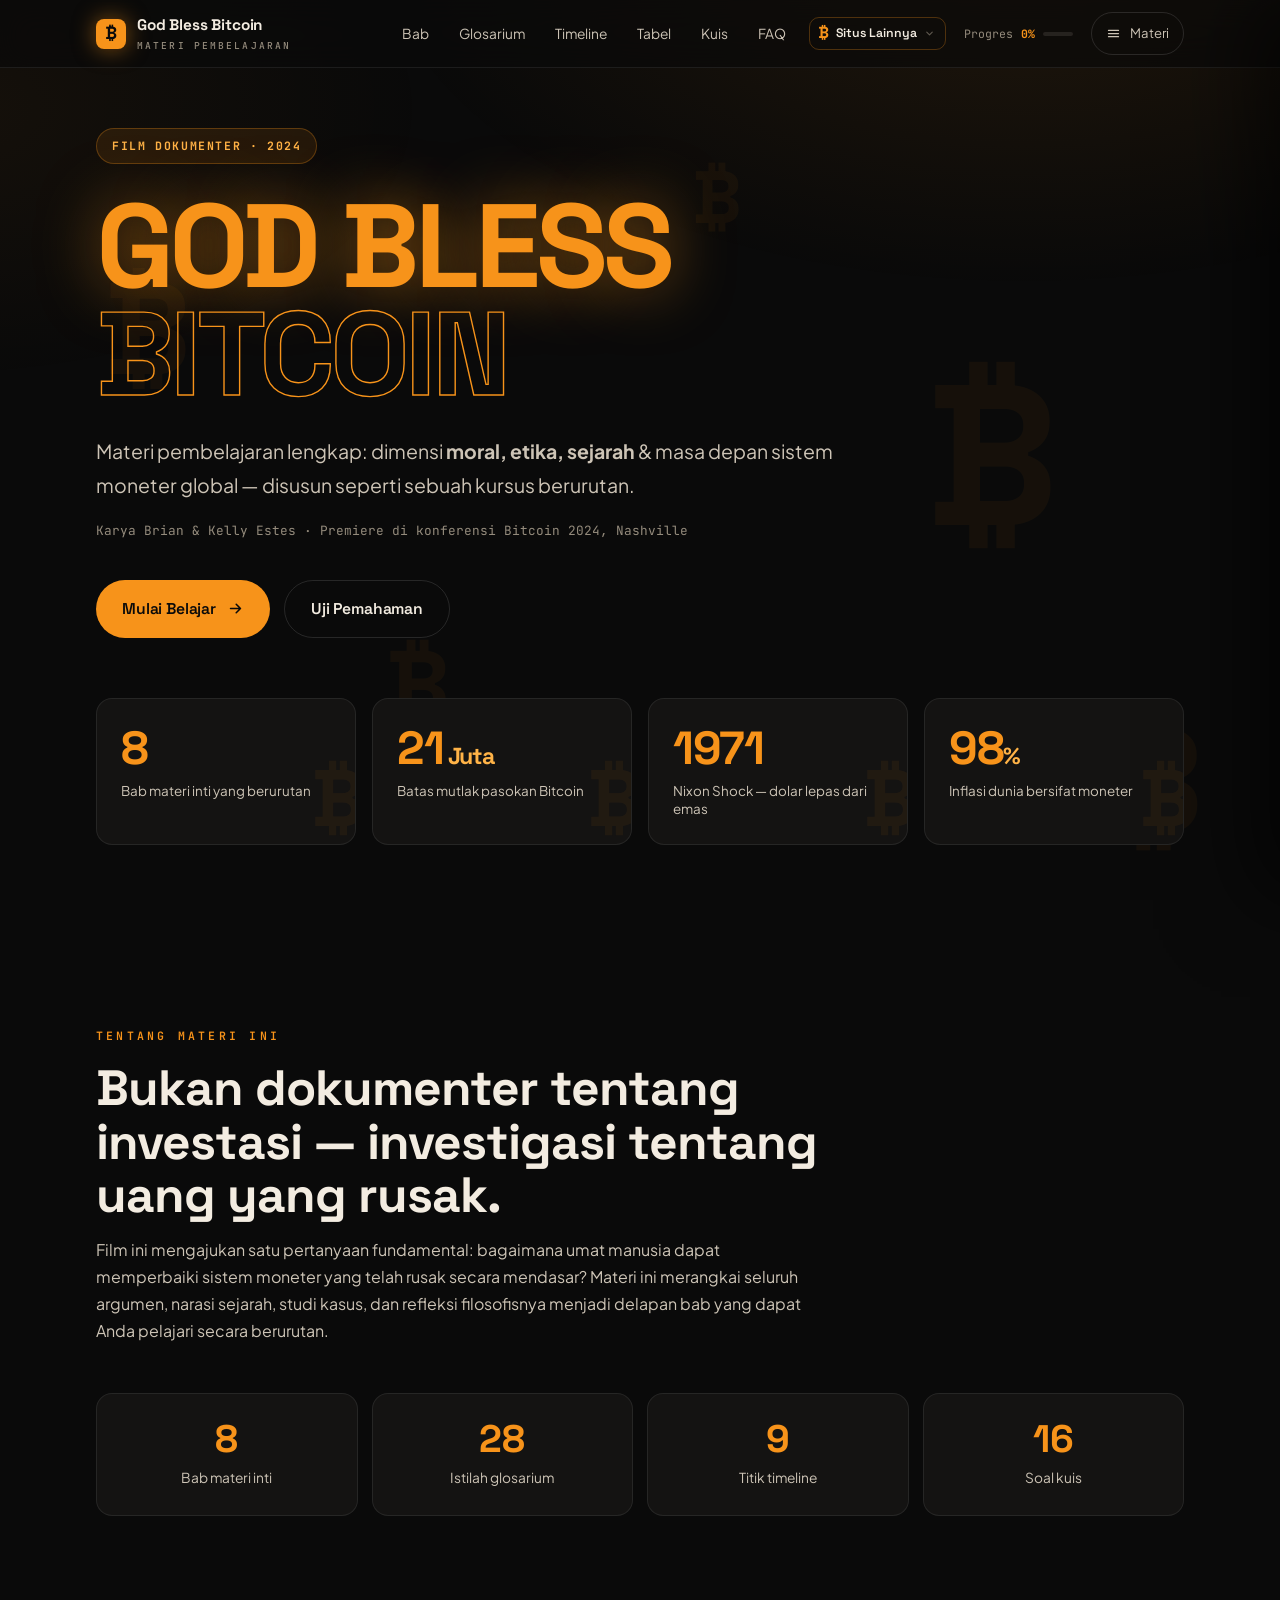
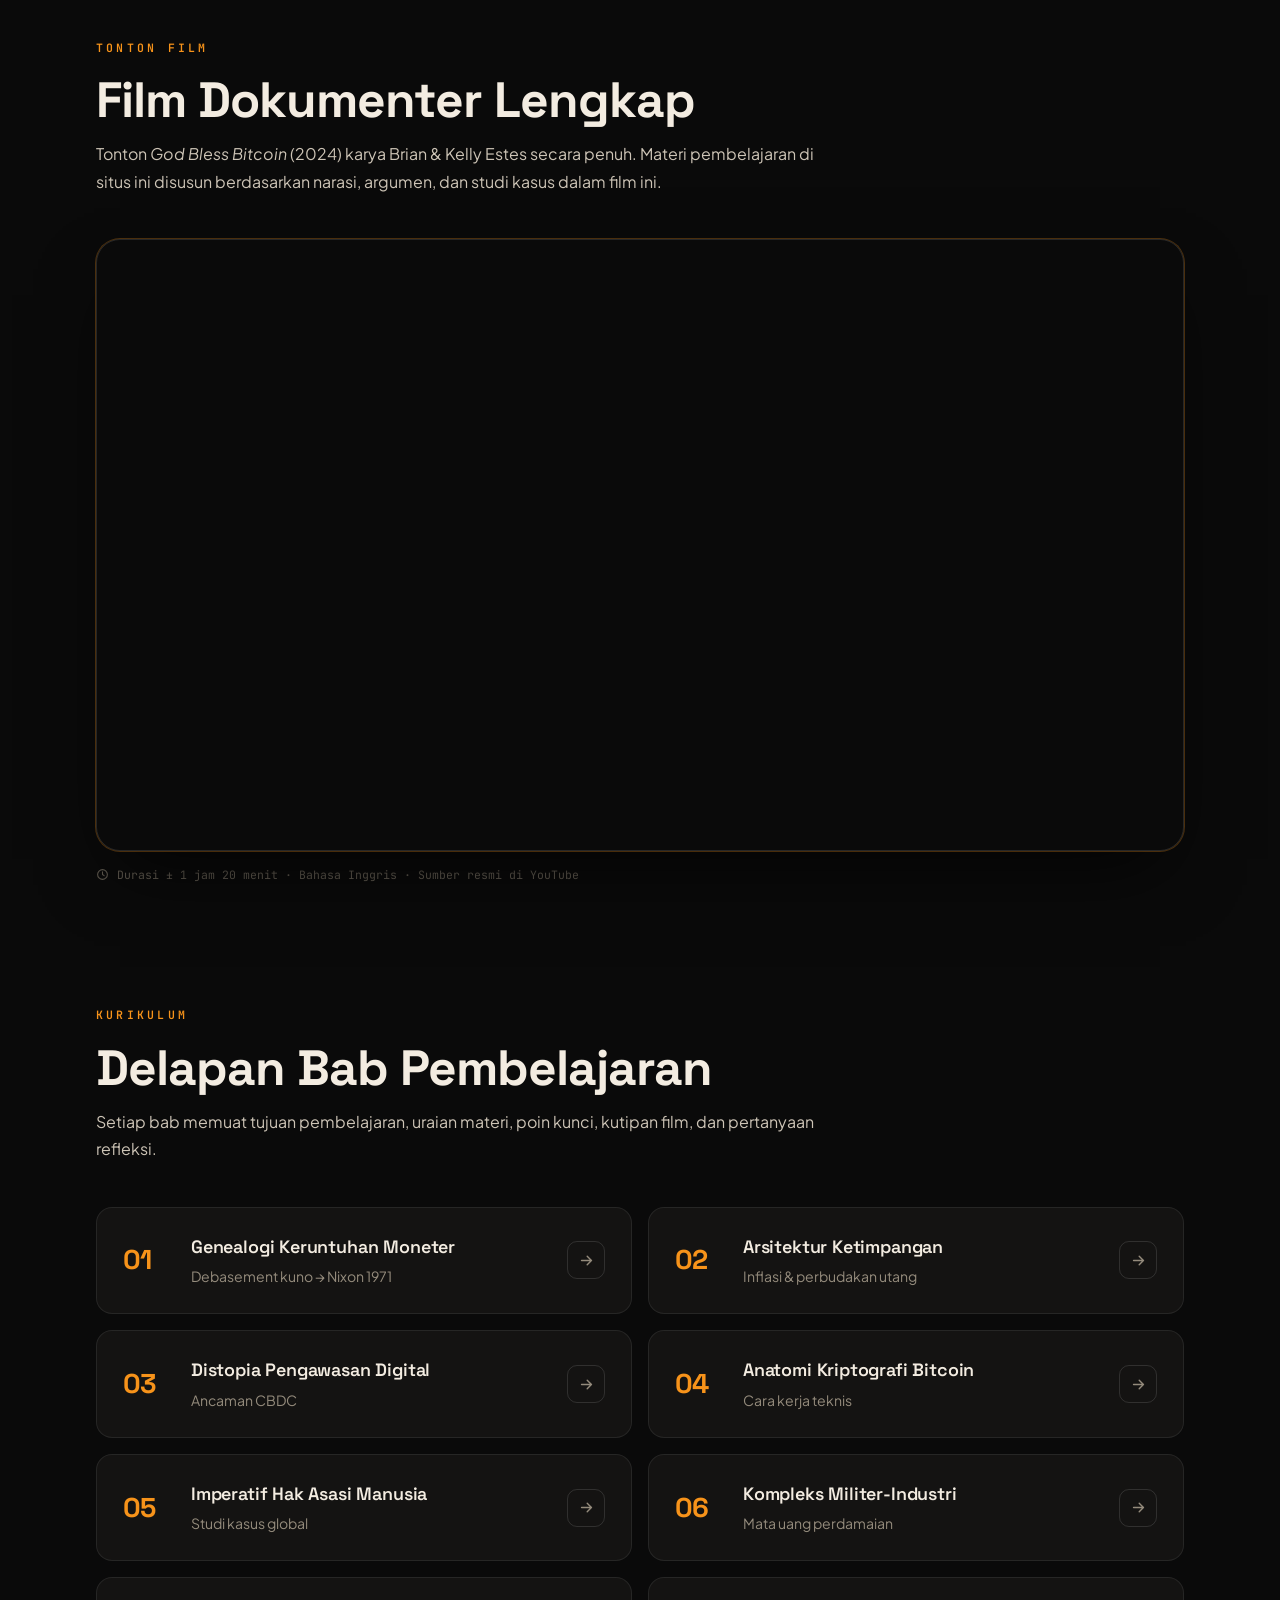
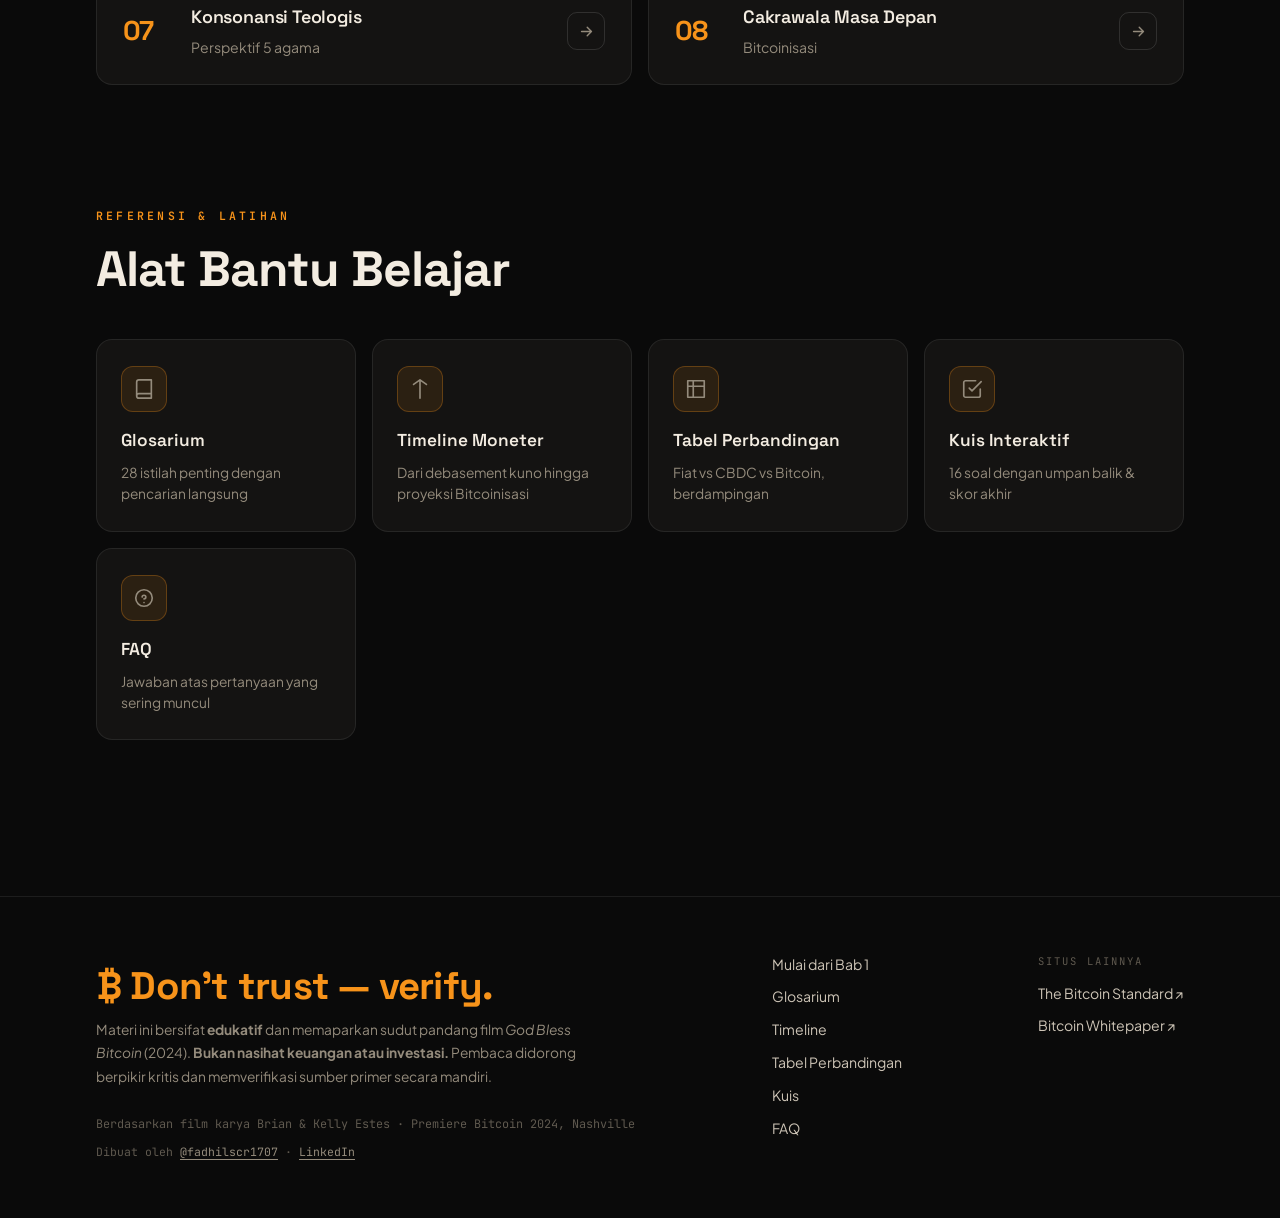
<file: index.html>
<!DOCTYPE html>
<html lang="id">
<head>
<script>document.documentElement.classList.add('js');</script>
<meta charset="UTF-8" />
<meta name="viewport" content="width=device-width, initial-scale=1.0" />
<title>God Bless Bitcoin — Materi Pembelajaran Lengkap</title>
<meta name="description" content="Website pembelajaran interaktif tentang film dokumenter God Bless Bitcoin (2024): sejarah moneter, inflasi, CBDC, cara kerja Bitcoin, HAM, dan masa depan uang." />
<link rel="canonical" href="https://god-bless-bitcoin.vercel.app/" />
<meta name="theme-color" content="#0A0A0A" />
<meta property="og:type" content="website" />
<meta property="og:site_name" content="God Bless Bitcoin" />
<meta property="og:locale" content="id_ID" />
<meta property="og:title" content="God Bless Bitcoin — Materi Pembelajaran Lengkap" />
<meta property="og:description" content="Materi pembelajaran interaktif film dokumenter God Bless Bitcoin (2024): sejarah moneter, inflasi, CBDC, cara kerja Bitcoin, HAM, dan masa depan uang." />
<meta property="og:url" content="https://god-bless-bitcoin.vercel.app/" />
<meta property="og:image" content="https://god-bless-bitcoin.vercel.app/assets/og-image.png" />
<meta property="og:image:width" content="1200" />
<meta property="og:image:height" content="630" />
<meta name="twitter:card" content="summary_large_image" />
<meta name="twitter:title" content="God Bless Bitcoin — Materi Pembelajaran Lengkap" />
<meta name="twitter:description" content="Materi pembelajaran interaktif film dokumenter God Bless Bitcoin (2024): sejarah moneter, inflasi, CBDC, Bitcoin, HAM, dan masa depan uang." />
<meta name="twitter:image" content="https://god-bless-bitcoin.vercel.app/assets/og-image.png" />
<link rel="preconnect" href="https://fonts.googleapis.com" />
<link rel="preconnect" href="https://fonts.gstatic.com" crossorigin />
<link href="https://fonts.googleapis.com/css2?family=Space+Grotesk:wght@400;500;600;700&family=Plus+Jakarta+Sans:ital,wght@0,400;0,500;0,600;0,700;1,400;1,500&family=JetBrains+Mono:wght@400;500;600&display=swap" rel="stylesheet" />
<link rel="icon" href="assets/favicon.svg" type="image/svg+xml" />
<link rel="icon" type="image/png" sizes="32x32" href="assets/favicon-32.png" />
<link rel="apple-touch-icon" href="assets/icon-180.png" />
<link rel="stylesheet" href="assets/styles.css" />
<link rel="stylesheet" href="assets/diagrams.css" />
</head>
<body data-page="home">

<div class="scrollbar"></div>

<header class="nav">
  <div class="nav__inner">
    <a class="brand" href="index.html">
      <span class="brand__mark btc">₿</span>
      <span class="brand__txt">God Bless Bitcoin<small>Materi Pembelajaran</small></span>
    </a>
    <span class="nav__spacer"></span>
    <nav class="nav__links" aria-label="Navigasi utama">
      <a class="nav__link" href="bab-1.html">Bab</a>
      <a class="nav__link" href="glosarium.html">Glosarium</a>
      <a class="nav__link" href="timeline.html">Timeline</a>
      <a class="nav__link" href="tabel.html">Tabel</a>
      <a class="nav__link" href="kuis.html">Kuis</a>
      <a class="nav__link" href="faq.html">FAQ</a>
      <div class="nav__xdrop" data-xdrop><button class="nav__xdrop-btn" type="button" aria-haspopup="true" aria-expanded="false"><span class="nav__xl-ico">&#x20BF;</span><span>Situs Lainnya</span><svg class="nav__xdrop-chev" viewBox="0 0 24 24" width="11" height="11" fill="none" stroke="currentColor" stroke-width="2.5" stroke-linecap="round" stroke-linejoin="round"><path d="M6 9l6 6 6-6"/></svg></button><div class="nav__xdrop-panel"><a class="nav__xdrop-item" href="https://bitcoin-standard-one.vercel.app" target="_blank" rel="noopener noreferrer"><span class="nav__xl-ico">&#x20BF;</span><span><span class="nav__xl-name">The Bitcoin Standard</span><span class="nav__xl-sub">Buku Saifedean Ammous</span></span><svg class="nav__xl-ext" viewBox="0 0 24 24" width="10" height="10" fill="none" stroke="currentColor" stroke-width="2.5" stroke-linecap="round" stroke-linejoin="round"><path d="M18 13v6a2 2 0 01-2 2H5a2 2 0 01-2-2V8a2 2 0 012-2h6M15 3h6v6M10 14L21 3"/></svg></a><a class="nav__xdrop-item" href="https://bitcoin-whitepaper-two.vercel.app" target="_blank" rel="noopener noreferrer"><span class="nav__xl-ico">&#x20BF;</span><span><span class="nav__xl-name">Bitcoin Whitepaper</span><span class="nav__xl-sub">Whitepaper Satoshi Nakamoto</span></span><svg class="nav__xl-ext" viewBox="0 0 24 24" width="10" height="10" fill="none" stroke="currentColor" stroke-width="2.5" stroke-linecap="round" stroke-linejoin="round"><path d="M18 13v6a2 2 0 01-2 2H5a2 2 0 01-2-2V8a2 2 0 012-2h6M15 3h6v6M10 14L21 3"/></svg></a></div></div>
    </nav>
    <span class="nav__progress">Progres <b>0%</b><span class="nav__dot"><i></i></span></span>
    <button class="menu-btn" data-open-menu aria-label="Buka daftar materi">
      <svg viewBox="0 0 24 24" fill="none" stroke="currentColor" stroke-width="2" stroke-linecap="round"><path d="M4 7h16M4 12h16M4 17h16"/></svg>
      Materi
    </button>
  </div>
</header>

<main class="page">

  <!-- ============================ HERO ============================ -->
  <section class="hero">
    <div class="hero__glyphs" aria-hidden="true"></div>
    <div class="wrap hero__inner">
      <span class="hero__tag" data-reveal><b>Film Dokumenter · 2024</b></span>
      <h1 data-reveal data-delay="1">
        <span class="glow">God Bless</span><br />
        <span class="l2">Bitcoin</span>
      </h1>
      <p class="hero__sub" data-reveal data-delay="2">
        Materi pembelajaran lengkap: dimensi <strong>moral, etika, sejarah</strong> &amp;
        masa depan sistem moneter global — disusun seperti sebuah kursus berurutan.
      </p>
      <p class="hero__meta mono" data-reveal data-delay="2">Karya Brian &amp; Kelly Estes · Premiere di konferensi Bitcoin 2024, Nashville</p>
      <div class="hero__cta" data-reveal data-delay="3">
        <a class="btn btn--primary" href="bab-1.html">
          Mulai Belajar
          <svg viewBox="0 0 24 24" fill="none" stroke="currentColor" stroke-width="2.2" stroke-linecap="round" stroke-linejoin="round"><path d="M5 12h14M13 6l6 6-6 6"/></svg>
        </a>
        <a class="btn btn--ghost" href="kuis.html">Uji Pemahaman</a>
      </div>

      <div class="stats">
        <div class="stat" data-reveal>
          <div class="stat__num"><span data-count="8">0</span></div>
          <div class="stat__lbl">Bab materi inti yang berurutan</div>
        </div>
        <div class="stat" data-reveal data-delay="1">
          <div class="stat__num"><span data-count="21">0</span><small> Juta</small></div>
          <div class="stat__lbl">Batas mutlak pasokan Bitcoin</div>
        </div>
        <div class="stat" data-reveal data-delay="2">
          <div class="stat__num">1971</div>
          <div class="stat__lbl">Nixon Shock — dolar lepas dari emas</div>
        </div>
        <div class="stat" data-reveal data-delay="3">
          <div class="stat__num"><span data-count="98">0</span><small>%</small></div>
          <div class="stat__lbl">Inflasi dunia bersifat moneter</div>
        </div>
      </div>
    </div>
  </section>

  <!-- ====================== TENTANG / INTRO ====================== -->
  <section class="section">
    <div class="wrap">
      <div class="section-head read" data-reveal>
        <span class="eyebrow">Tentang Materi Ini</span>
        <h2 style="margin-top:14px">Bukan dokumenter tentang investasi — investigasi tentang uang yang rusak.</h2>
        <p>
          Film ini mengajukan satu pertanyaan fundamental: bagaimana umat manusia dapat memperbaiki
          sistem moneter yang telah rusak secara mendasar? Materi ini merangkai seluruh argumen,
          narasi sejarah, studi kasus, dan refleksi filosofisnya menjadi delapan bab yang dapat
          Anda pelajari secara berurutan.
        </p>
      </div>

      <div class="inside" style="margin-top:48px">
        <div class="inside__c" data-reveal><div class="inside__n"><span data-count="8">0</span></div><div class="inside__l">Bab materi inti</div></div>
        <div class="inside__c" data-reveal data-delay="1"><div class="inside__n"><span data-count="28">0</span></div><div class="inside__l">Istilah glosarium</div></div>
        <div class="inside__c" data-reveal data-delay="2"><div class="inside__n"><span data-count="9">0</span></div><div class="inside__l">Titik timeline</div></div>
        <div class="inside__c" data-reveal data-delay="3"><div class="inside__n"><span data-count="16">0</span></div><div class="inside__l">Soal kuis</div></div>
      </div>
    </div>
  </section>

  <!-- ====================== TONTON FILM ====================== -->
  <section class="section" style="padding-top:0">
    <div class="wrap">
      <div class="section-head read" data-reveal>
        <span class="eyebrow">Tonton Film</span>
        <h2 style="margin-top:14px">Film Dokumenter Lengkap</h2>
        <p>Tonton <em>God Bless Bitcoin</em> (2024) karya Brian &amp; Kelly Estes secara penuh. Materi pembelajaran di situs ini disusun berdasarkan narasi, argumen, dan studi kasus dalam film ini.</p>
      </div>
      <div class="yt-embed" data-reveal>
        <div class="yt-wrap">
          <iframe
            src="https://www.youtube.com/embed/zUoLxw3rVbg?rel=0"
            title="God Bless Bitcoin — Full Documentary (2024) | Brian &amp; Kelly Estes"
            allow="accelerometer; autoplay; clipboard-write; encrypted-media; gyroscope; picture-in-picture; web-share"
            allowfullscreen
            loading="lazy"
          ></iframe>
        </div>
        <p class="yt-note">
          <svg viewBox="0 0 24 24" width="13" height="13" fill="none" stroke="currentColor" stroke-width="2" stroke-linecap="round" stroke-linejoin="round"><circle cx="12" cy="12" r="9"/><path d="M12 7v5l3 2"/></svg>
          Durasi ± 1 jam 20 menit · Bahasa Inggris · Sumber resmi di YouTube
        </p>
      </div>
    </div>
  </section>

  <!-- ====================== DAFTAR BAB (KURIKULUM) ====================== -->
  <section class="section" style="padding-top:0">
    <div class="wrap">
      <div class="section-head" data-reveal>
        <span class="eyebrow">Kurikulum</span>
        <h2 style="margin-top:14px">Delapan Bab Pembelajaran</h2>
        <p>Setiap bab memuat tujuan pembelajaran, uraian materi, poin kunci, kutipan film, dan pertanyaan refleksi.</p>
      </div>
      <div class="curric" id="curric"></div>
    </div>
  </section>

  <!-- ====================== REFERENSI ====================== -->
  <section class="section" style="padding-top:0">
    <div class="wrap">
      <div class="section-head" data-reveal>
        <span class="eyebrow">Referensi &amp; Latihan</span>
        <h2 style="margin-top:14px">Alat Bantu Belajar</h2>
      </div>
      <div class="ref-grid" id="refGrid"></div>
    </div>
  </section>

</main>

<!-- ============================ FOOTER ============================ -->
<footer class="foot">
  <div class="wrap foot__grid">
    <div>
      <div class="foot__tag btc">₿ Don't trust — verify.</div>
      <p class="foot__disc">
        Materi ini bersifat <strong>edukatif</strong> dan memaparkan sudut pandang film
        <em>God Bless Bitcoin</em> (2024). <strong>Bukan nasihat keuangan atau investasi.</strong>
        Pembaca didorong berpikir kritis dan memverifikasi sumber primer secara mandiri.
      </p>
      <p class="foot__cred">Berdasarkan film karya Brian &amp; Kelly Estes · Premiere Bitcoin 2024, Nashville</p>
      <p class="foot__made">Dibuat oleh <a href="https://www.instagram.com/fadhilscr1707" target="_blank" rel="noopener noreferrer">@fadhilscr1707</a> &middot; <a href="https://www.linkedin.com/in/fadhilmuhammadhafizd" target="_blank" rel="noopener noreferrer">LinkedIn</a></p>
    </div>
    <nav class="foot__links" aria-label="Tautan kaki">
      <a href="bab-1.html">Mulai dari Bab 1</a>
      <a href="glosarium.html">Glosarium</a>
      <a href="timeline.html">Timeline</a>
      <a href="tabel.html">Tabel Perbandingan</a>
      <a href="kuis.html">Kuis</a>
      <a href="faq.html">FAQ</a>
    </nav>
    <div class="foot__xcol">
      <div class="foot__heading">Situs Lainnya</div>
      <nav class="foot__links" aria-label="Situs terkait">
        <a href="https://bitcoin-standard-one.vercel.app" target="_blank" rel="noopener noreferrer">The Bitcoin Standard ↗</a>
        <a href="https://bitcoin-whitepaper-two.vercel.app" target="_blank" rel="noopener noreferrer">Bitcoin Whitepaper ↗</a>
      </nav>
    </div>
  </div>
</footer>

<script src="assets/image-slot.js"></script>
<script src="assets/app.js"></script>
<script>
/* build curriculum + reference grids from the shared site map */
(function () {
  var C = window.GBB.CHAPTERS;
  var grid = document.getElementById("curric");
  C.forEach(function (ch, i) {
    var a = document.createElement("a");
    a.className = "ccard";
    a.href = ch.slug + ".html";
    a.setAttribute("data-reveal", "");
    a.setAttribute("data-delay", String(i % 4));
    a.innerHTML =
      '<span class="ccard__no mono">' + ch.n + '</span>' +
      '<span class="ccard__body"><b>' + ch.t + '</b><span>' + ch.s + '</span></span>' +
      '<span class="ccard__go"><svg viewBox="0 0 24 24" fill="none" stroke="currentColor" stroke-width="2" stroke-linecap="round" stroke-linejoin="round"><path d="M5 12h14M13 6l6 6-6 6"/></svg></span>';
    grid.appendChild(a);
  });

  var refs = [
    { slug: "glosarium", t: "Glosarium", s: "28 istilah penting dengan pencarian langsung", ic: "M4 19.5A2.5 2.5 0 016.5 17H20M6.5 2H20v20H6.5A2.5 2.5 0 014 19.5v-15A2.5 2.5 0 016.5 2z" },
    { slug: "timeline", t: "Timeline Moneter", s: "Dari debasement kuno hingga proyeksi Bitcoinisasi", ic: "M12 2v20M5 7l7-5 7 5" },
    { slug: "tabel", t: "Tabel Perbandingan", s: "Fiat vs CBDC vs Bitcoin, berdampingan", ic: "M3 3h18v18H3zM9 3v18M3 9h18" },
    { slug: "kuis", t: "Kuis Interaktif", s: "16 soal dengan umpan balik & skor akhir", ic: "M9 11l3 3L22 4M21 12v7a2 2 0 01-2 2H5a2 2 0 01-2-2V5a2 2 0 012-2h11" },
    { slug: "faq", t: "FAQ", s: "Jawaban atas pertanyaan yang sering muncul", ic: "M12 17h.01M12 13a2 2 0 10-2-2M12 21a9 9 0 100-18 9 9 0 000 18z" }
  ];
  var rg = document.getElementById("refGrid");
  refs.forEach(function (r, i) {
    var a = document.createElement("a");
    a.className = "rcard";
    a.href = r.slug + ".html";
    a.setAttribute("data-reveal", "");
    a.setAttribute("data-delay", String(i % 4));
    a.innerHTML =
      '<span class="rcard__ic"><svg viewBox="0 0 24 24" fill="none" stroke="currentColor" stroke-width="1.8" stroke-linecap="round" stroke-linejoin="round"><path d="' + r.ic + '"/></svg></span>' +
      '<b>' + r.t + '</b><span>' + r.s + '</span>';
    rg.appendChild(a);
  });

  // hook dynamically added cards into the shared reveal watcher
  if (window.GBBwatch) {
    document.querySelectorAll("[data-reveal]:not(.in)").forEach(function (el) {
      window.GBBwatch(el, function (e) { e.classList.add("in"); }, 0.05);
    });
    window.GBBwatchKick();
  } else {
    document.querySelectorAll("[data-reveal]").forEach(function (el) { el.classList.add("in"); });
  }
})();
</script>
</body>
</html>
</file>
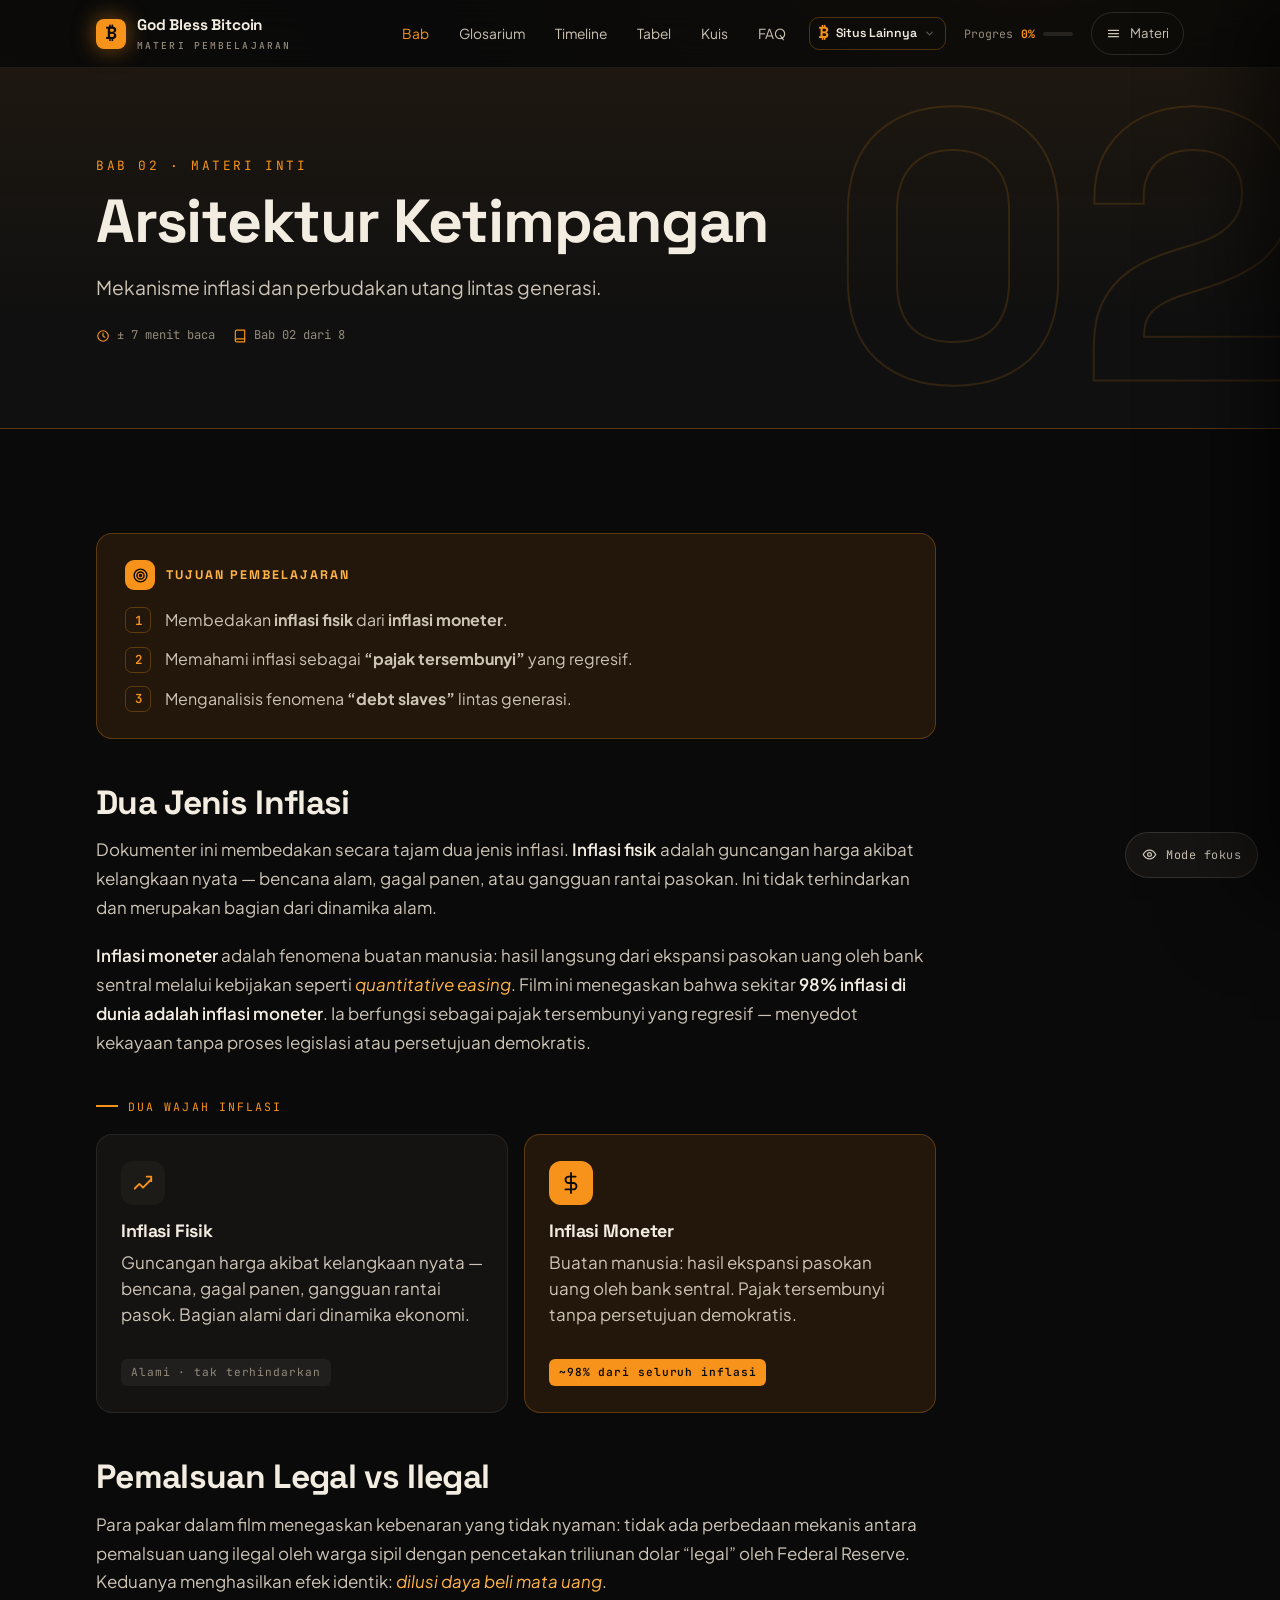
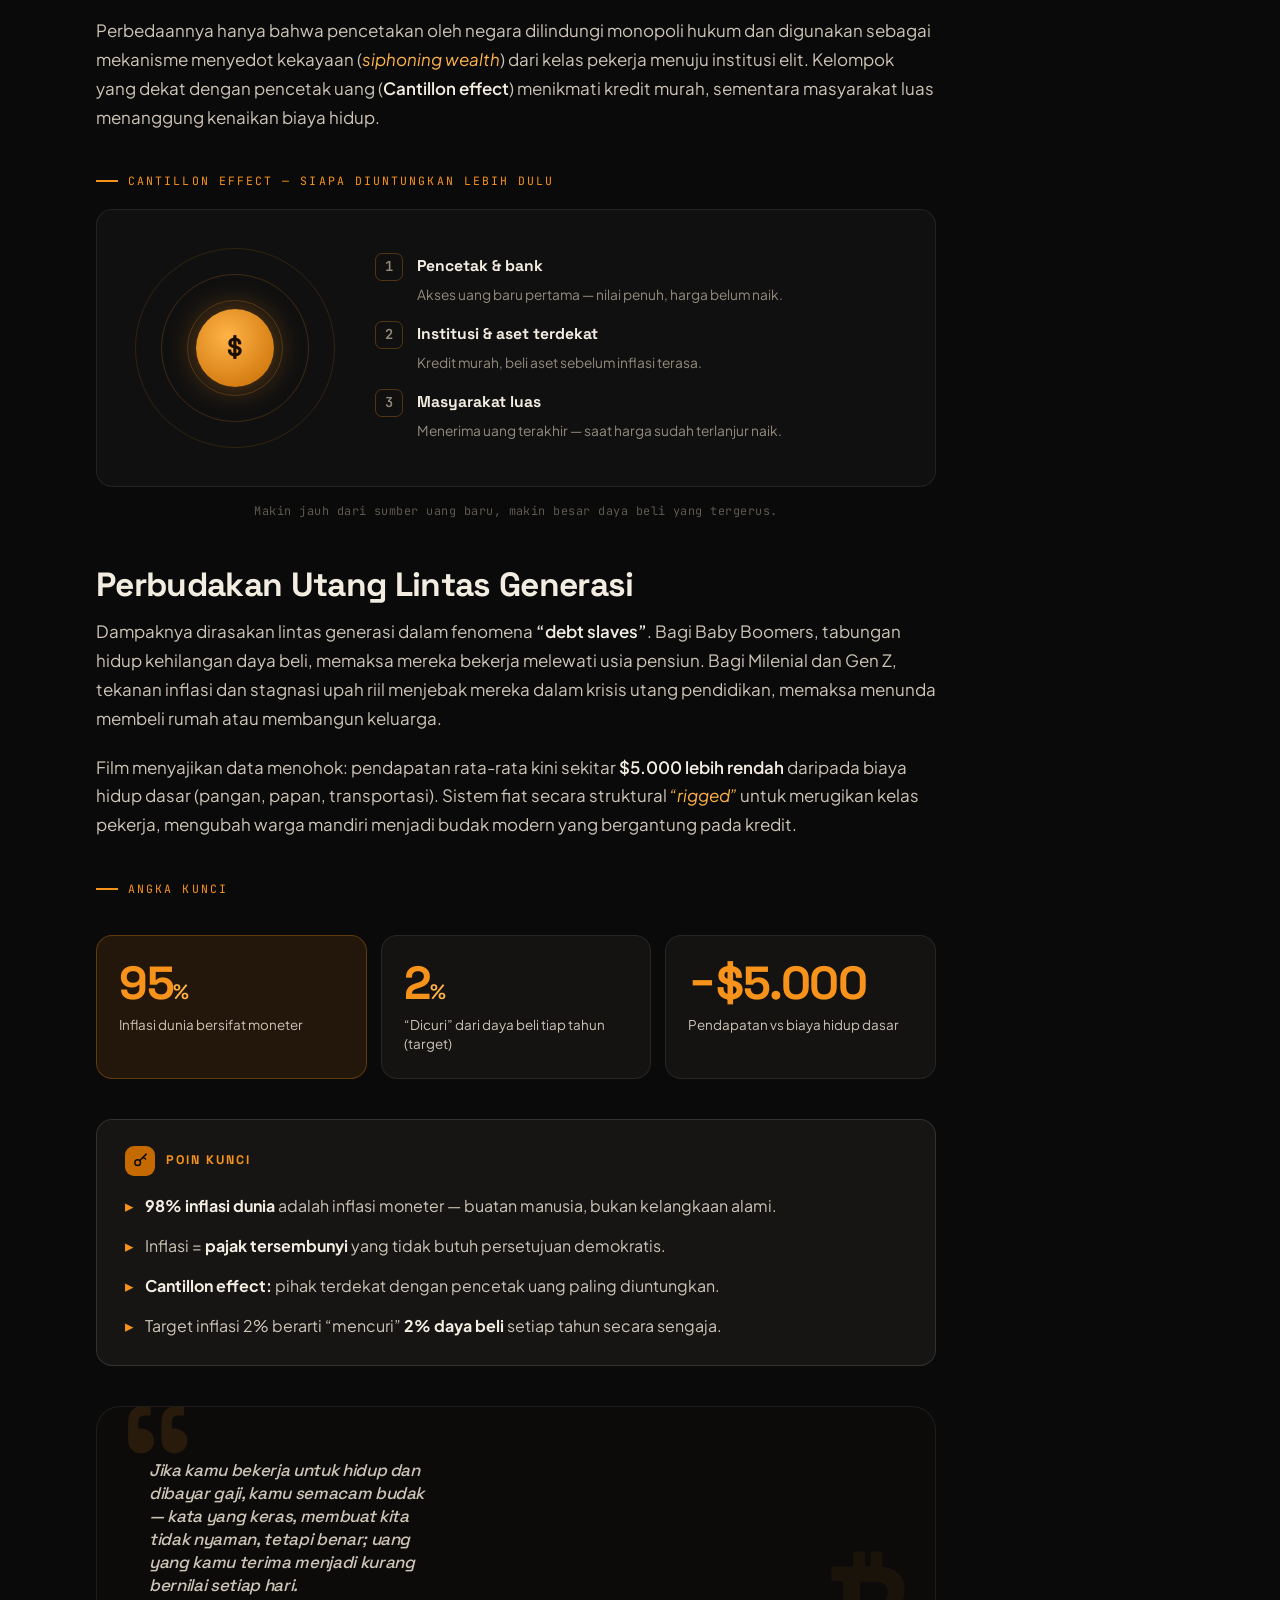
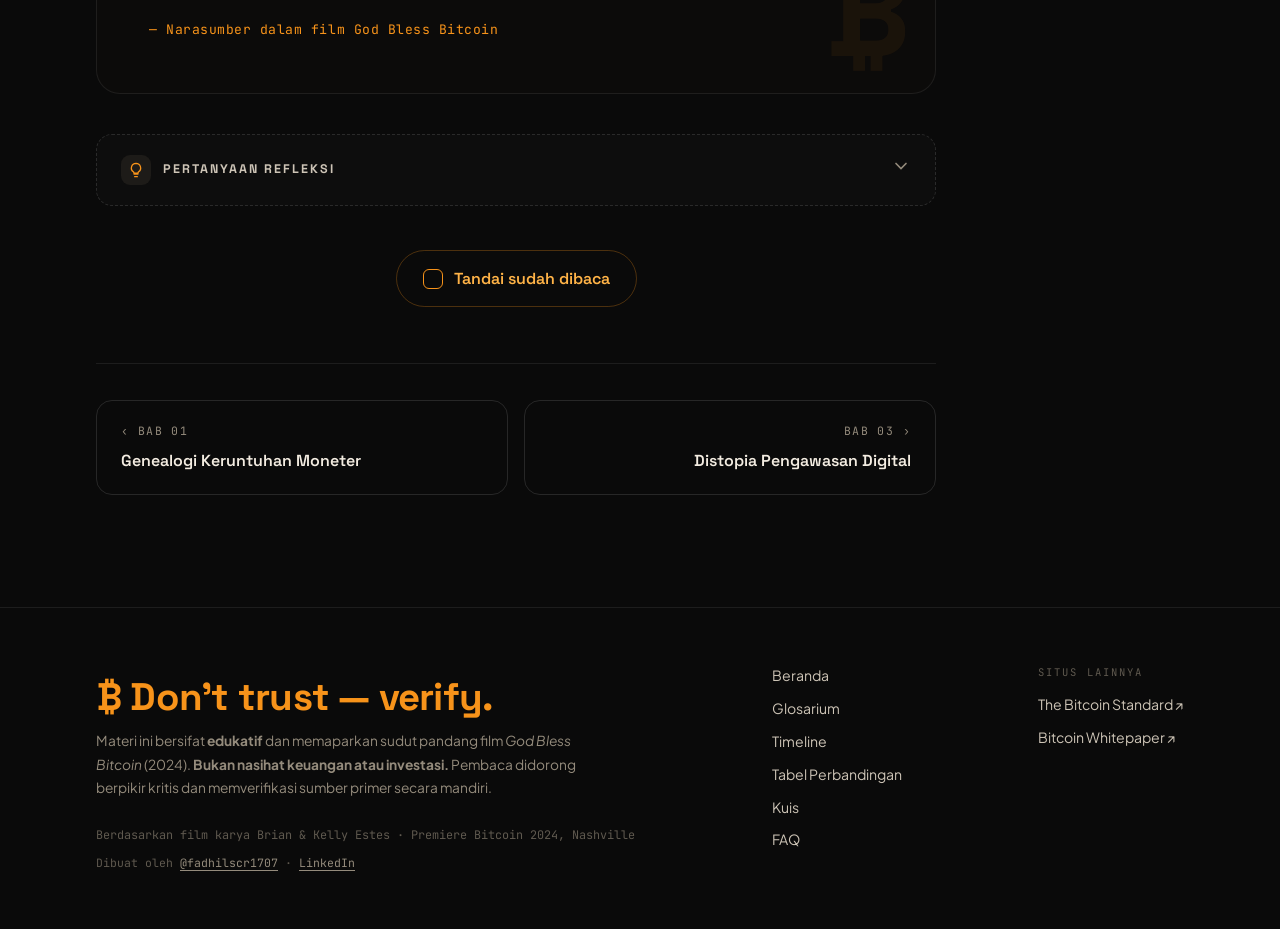
<file: bab-2.html>
<!DOCTYPE html>
<html lang="id">
<head>
<script>document.documentElement.classList.add('js');</script>
<meta charset="UTF-8" />
<meta name="viewport" content="width=device-width, initial-scale=1.0" />
<title>Bab 02: Arsitektur Ketimpangan — God Bless Bitcoin</title>
<meta name="description" content="Mekanisme inflasi dan perbudakan utang lintas generasi." />
<link rel="canonical" href="https://god-bless-bitcoin.vercel.app/bab-2.html" />
<meta name="theme-color" content="#0A0A0A" />
<meta property="og:type" content="article" />
<meta property="og:site_name" content="God Bless Bitcoin" />
<meta property="og:locale" content="id_ID" />
<meta property="og:title" content="Bab 02: Arsitektur Ketimpangan" />
<meta property="og:description" content="Mekanisme inflasi dan perbudakan utang lintas generasi." />
<meta property="og:url" content="https://god-bless-bitcoin.vercel.app/bab-2.html" />
<meta property="og:image" content="https://god-bless-bitcoin.vercel.app/assets/og-image.png" />
<meta property="og:image:width" content="1200" />
<meta property="og:image:height" content="630" />
<meta name="twitter:card" content="summary_large_image" />
<meta name="twitter:title" content="Bab 02: Arsitektur Ketimpangan" />
<meta name="twitter:description" content="Mekanisme inflasi dan perbudakan utang lintas generasi." />
<meta name="twitter:image" content="https://god-bless-bitcoin.vercel.app/assets/og-image.png" />
<link rel="preconnect" href="https://fonts.googleapis.com" />
<link rel="preconnect" href="https://fonts.gstatic.com" crossorigin />
<link href="https://fonts.googleapis.com/css2?family=Space+Grotesk:wght@400;500;600;700&family=Plus+Jakarta+Sans:ital,wght@0,400;0,500;0,600;0,700;1,400;1,500&family=JetBrains+Mono:wght@400;500;600&display=swap" rel="stylesheet" />
<link rel="icon" href="assets/favicon.svg" type="image/svg+xml" />
<link rel="icon" type="image/png" sizes="32x32" href="assets/favicon-32.png" />
<link rel="apple-touch-icon" href="assets/icon-180.png" />
<link rel="stylesheet" href="assets/styles.css" />
<link rel="stylesheet" href="assets/diagrams.css" />
</head>
<body data-page="bab-2">
<div class="scrollbar"></div>
<header class="nav">
  <div class="nav__inner">
    <a class="brand" href="index.html">
      <span class="brand__mark btc">₿</span>
      <span class="brand__txt">God Bless Bitcoin<small>Materi Pembelajaran</small></span>
    </a>
    <span class="nav__spacer"></span>
    <nav class="nav__links" aria-label="Navigasi utama">
      <a class="nav__link is-active" href="bab-1.html">Bab</a>
      <a class="nav__link" href="glosarium.html">Glosarium</a>
      <a class="nav__link" href="timeline.html">Timeline</a>
      <a class="nav__link" href="tabel.html">Tabel</a>
      <a class="nav__link" href="kuis.html">Kuis</a>
      <a class="nav__link" href="faq.html">FAQ</a>
      <div class="nav__xdrop" data-xdrop><button class="nav__xdrop-btn" type="button" aria-haspopup="true" aria-expanded="false"><span class="nav__xl-ico">&#x20BF;</span><span>Situs Lainnya</span><svg class="nav__xdrop-chev" viewBox="0 0 24 24" width="11" height="11" fill="none" stroke="currentColor" stroke-width="2.5" stroke-linecap="round" stroke-linejoin="round"><path d="M6 9l6 6 6-6"/></svg></button><div class="nav__xdrop-panel"><a class="nav__xdrop-item" href="https://bitcoin-standard-one.vercel.app" target="_blank" rel="noopener noreferrer"><span class="nav__xl-ico">&#x20BF;</span><span><span class="nav__xl-name">The Bitcoin Standard</span><span class="nav__xl-sub">Buku Saifedean Ammous</span></span><svg class="nav__xl-ext" viewBox="0 0 24 24" width="10" height="10" fill="none" stroke="currentColor" stroke-width="2.5" stroke-linecap="round" stroke-linejoin="round"><path d="M18 13v6a2 2 0 01-2 2H5a2 2 0 01-2-2V8a2 2 0 012-2h6M15 3h6v6M10 14L21 3"/></svg></a><a class="nav__xdrop-item" href="https://bitcoin-whitepaper-two.vercel.app" target="_blank" rel="noopener noreferrer"><span class="nav__xl-ico">&#x20BF;</span><span><span class="nav__xl-name">Bitcoin Whitepaper</span><span class="nav__xl-sub">Whitepaper Satoshi Nakamoto</span></span><svg class="nav__xl-ext" viewBox="0 0 24 24" width="10" height="10" fill="none" stroke="currentColor" stroke-width="2.5" stroke-linecap="round" stroke-linejoin="round"><path d="M18 13v6a2 2 0 01-2 2H5a2 2 0 01-2-2V8a2 2 0 012-2h6M15 3h6v6M10 14L21 3"/></svg></a></div></div>
    </nav>
    <span class="nav__progress">Progres <b>0%</b><span class="nav__dot"><i></i></span></span>
    <button class="menu-btn" data-open-menu aria-label="Buka daftar materi">
      <svg viewBox="0 0 24 24" fill="none" stroke="currentColor" stroke-width="2" stroke-linecap="round"><path d="M4 7h16M4 12h16M4 17h16"/></svg>
      Materi
    </button>
  </div>
</header>

<main class="page">
  <section class="chap-band">
    <span class="chap-band__ghost" aria-hidden="true">02</span>
    <div class="wrap" data-reveal>
      <span class="chap-band__no mono">BAB 02 · MATERI INTI</span>
      <h1>Arsitektur Ketimpangan</h1>
      <p class="chap-band__sub">Mekanisme inflasi dan perbudakan utang lintas generasi.</p>
      <div class="chap-band__meta">
        <span><svg viewBox="0 0 24 24" fill="none" stroke="currentColor" stroke-width="2" stroke-linecap="round" stroke-linejoin="round"><circle cx="12" cy="12" r="9"/><path d="M12 7v5l3 2"/></svg> ± 7 menit baca</span>
        <span><svg viewBox="0 0 24 24" fill="none" stroke="currentColor" stroke-width="2" stroke-linecap="round" stroke-linejoin="round"><path d="M4 19.5A2.5 2.5 0 016.5 17H20"/><path d="M6.5 2H20v20H6.5A2.5 2.5 0 014 19.5v-15A2.5 2.5 0 016.5 2z"/></svg> Bab 02 dari 8</span>
      </div>
    </div>
  </section>

  <section class="article">
    <div class="wrap">
      <div class="read">
        <div class="callout c-obj" data-reveal>
          <div class="callout__title"><span class="ic"><svg viewBox="0 0 24 24" fill="none" stroke="currentColor" stroke-width="2"><circle cx="12" cy="12" r="9"/><circle cx="12" cy="12" r="5"/><circle cx="12" cy="12" r="1.4" fill="currentColor"/></svg></span>Tujuan Pembelajaran</div>
          <ol>
            <li>Membedakan <strong>inflasi fisik</strong> dari <strong>inflasi moneter</strong>.</li>
            <li>Memahami inflasi sebagai <strong>“pajak tersembunyi”</strong> yang regresif.</li>
            <li>Menganalisis fenomena <strong>“debt slaves”</strong> lintas generasi.</li>
          </ol>
        </div>

        <h2>Dua Jenis Inflasi</h2>
        <p>Dokumenter ini membedakan secara tajam dua jenis inflasi. <strong>Inflasi fisik</strong> adalah guncangan harga akibat kelangkaan nyata — bencana alam, gagal panen, atau gangguan rantai pasokan. Ini tidak terhindarkan dan merupakan bagian dari dinamika alam.</p>
        <p><strong>Inflasi moneter</strong> adalah fenomena buatan manusia: hasil langsung dari ekspansi pasokan uang oleh bank sentral melalui kebijakan seperti <em>quantitative easing</em>. Film ini menegaskan bahwa sekitar <strong>98% inflasi di dunia adalah inflasi moneter</strong>. Ia berfungsi sebagai pajak tersembunyi yang regresif — menyedot kekayaan tanpa proses legislasi atau persetujuan demokratis.</p>

        <figure class="dgm" data-reveal>
          <div class="dgm__title">Dua Wajah Inflasi</div>
          <div class="twocol">
            <div class="twocol__c">
              <div class="twocol__ic"><svg viewBox="0 0 24 24" fill="none" stroke="currentColor" stroke-width="2" stroke-linecap="round" stroke-linejoin="round"><path d="M3 18l5-5 4 4 8-8"/><path d="M16 5h5v5"/></svg></div>
              <h4>Inflasi Fisik</h4>
              <p>Guncangan harga akibat kelangkaan nyata — bencana, gagal panen, gangguan rantai pasok. Bagian alami dari dinamika ekonomi.</p>
              <span class="twocol__tag">Alami · tak terhindarkan</span>
            </div>
            <div class="twocol__c accent">
              <div class="twocol__ic"><svg viewBox="0 0 24 24" fill="none" stroke="currentColor" stroke-width="2" stroke-linecap="round" stroke-linejoin="round"><path d="M12 1v22M17 5H9.5a3.5 3.5 0 000 7h5a3.5 3.5 0 010 7H6"/></svg></div>
              <h4>Inflasi Moneter</h4>
              <p>Buatan manusia: hasil ekspansi pasokan uang oleh bank sentral. Pajak tersembunyi tanpa persetujuan demokratis.</p>
              <span class="twocol__tag">~98% dari seluruh inflasi</span>
            </div>
          </div>
        </figure>

        <h2>Pemalsuan Legal vs Ilegal</h2>
        <p>Para pakar dalam film menegaskan kebenaran yang tidak nyaman: tidak ada perbedaan mekanis antara pemalsuan uang ilegal oleh warga sipil dengan pencetakan triliunan dolar “legal” oleh Federal Reserve. Keduanya menghasilkan efek identik: <em>dilusi daya beli mata uang</em>.</p>
        <p>Perbedaannya hanya bahwa pencetakan oleh negara dilindungi monopoli hukum dan digunakan sebagai mekanisme menyedot kekayaan (<em>siphoning wealth</em>) dari kelas pekerja menuju institusi elit. Kelompok yang dekat dengan pencetak uang (<strong>Cantillon effect</strong>) menikmati kredit murah, sementara masyarakat luas menanggung kenaikan biaya hidup.</p>

        <figure class="dgm" data-reveal>
          <div class="dgm__title">Cantillon Effect — Siapa Diuntungkan Lebih Dulu</div>
          <div class="cantillon">
            <div class="ripple"><span></span><span></span><span></span><div class="ripple__core">$</div></div>
            <div class="cantillon__steps">
              <div class="cstep"><span class="cstep__n">1</span><div><b>Pencetak &amp; bank</b><span>Akses uang baru pertama — nilai penuh, harga belum naik.</span></div></div>
              <div class="cstep"><span class="cstep__n">2</span><div><b>Institusi &amp; aset terdekat</b><span>Kredit murah, beli aset sebelum inflasi terasa.</span></div></div>
              <div class="cstep"><span class="cstep__n">3</span><div><b>Masyarakat luas</b><span>Menerima uang terakhir — saat harga sudah terlanjur naik.</span></div></div>
            </div>
          </div>
          <figcaption class="dgm__cap">Makin jauh dari sumber uang baru, makin besar daya beli yang tergerus.</figcaption>
        </figure>

        <h2>Perbudakan Utang Lintas Generasi</h2>
        <p>Dampaknya dirasakan lintas generasi dalam fenomena <strong>“debt slaves”</strong>. Bagi Baby Boomers, tabungan hidup kehilangan daya beli, memaksa mereka bekerja melewati usia pensiun. Bagi Milenial dan Gen Z, tekanan inflasi dan stagnasi upah riil menjebak mereka dalam krisis utang pendidikan, memaksa menunda membeli rumah atau membangun keluarga.</p>
        <p>Film menyajikan data menohok: pendapatan rata-rata kini sekitar <strong>$5.000 lebih rendah</strong> daripada biaya hidup dasar (pangan, papan, transportasi). Sistem fiat secara struktural <em>“rigged”</em> untuk merugikan kelas pekerja, mengubah warga mandiri menjadi budak modern yang bergantung pada kredit.</p>

        <figure class="dgm" data-reveal>
          <div class="dgm__title">Angka Kunci</div>
          <div class="statband"><div class="statband__c hot"><div class="statband__n"><span data-count="98">0</span><small>%</small></div><div class="statband__l">Inflasi dunia bersifat moneter</div></div><div class="statband__c"><div class="statband__n"><span data-count="2">0</span><small>%</small></div><div class="statband__l">“Dicuri” dari daya beli tiap tahun (target)</div></div><div class="statband__c"><div class="statband__n">−$5.000</div><div class="statband__l">Pendapatan vs biaya hidup dasar</div></div></div>
        </figure>

        <div class="callout c-key">
          <div class="callout__title"><span class="ic"><svg viewBox="0 0 24 24" fill="none" stroke="currentColor" stroke-width="2" stroke-linecap="round" stroke-linejoin="round"><circle cx="8" cy="15" r="4"/><path d="M10.8 12.2L20 3M16 7l3 3"/></svg></span>Poin Kunci</div>
          <ul>
            <li><strong>98% inflasi dunia</strong> adalah inflasi moneter — buatan manusia, bukan kelangkaan alami.</li>
            <li>Inflasi = <strong>pajak tersembunyi</strong> yang tidak butuh persetujuan demokratis.</li>
            <li><strong>Cantillon effect:</strong> pihak terdekat dengan pencetak uang paling diuntungkan.</li>
            <li>Target inflasi 2% berarti “mencuri” <strong>2% daya beli</strong> setiap tahun secara sengaja.</li>
          </ul>
        </div>
        <figure class="quote">
          <p>Jika kamu bekerja untuk hidup dan dibayar gaji, kamu semacam budak — kata yang keras, membuat kita tidak nyaman, tetapi benar; uang yang kamu terima menjadi kurang bernilai setiap hari.</p>
          <cite>— Narasumber dalam film God Bless Bitcoin</cite>
        </figure>

        <details class="reflect" data-reveal>
          <summary>
            <span class="ic"><svg viewBox="0 0 24 24" fill="none" stroke="currentColor" stroke-width="2" stroke-linecap="round" stroke-linejoin="round"><path d="M9 18h6M10 22h4M12 2a7 7 0 00-4 12.7c.6.5 1 1.3 1 2.1h6c0-.8.4-1.6 1-2.1A7 7 0 0012 2z"/></svg></span>
            <b>Pertanyaan Refleksi</b>
            <span class="chev"><svg viewBox="0 0 24 24" width="20" height="20" fill="none" stroke="currentColor" stroke-width="2" stroke-linecap="round"><path d="M6 9l6 6 6-6"/></svg></span>
          </summary>
          <div class="reflect__body">
            <ol>
              <li>Jika inflasi 2% adalah target resmi bank sentral, siapa yang sebenarnya diuntungkan dan dirugikan?</li>
              <li>Bagaimana “Cantillon effect” memperlebar jurang kekayaan di masyarakat?</li>
            </ol>
          </div>
        </details>

        <div class="read-toggle">
          <button id="markRead" data-slug="bab-2">
            <span class="box"><svg viewBox="0 0 24 24" fill="none" stroke="currentColor" stroke-width="3" stroke-linecap="round" stroke-linejoin="round"><path d="M5 13l4 4L19 7"/></svg></span>
            <span class="label">Tandai sudah dibaca</span>
          </button>
        </div>

        <nav class="chap-nav" aria-label="Navigasi bab">
        <a class="prev" href="bab-1.html"><span class="lbl">‹ Bab 01</span><span class="ttl">Genealogi Keruntuhan Moneter</span></a>
        <a class="next" href="bab-3.html"><span class="lbl">Bab 03 ›</span><span class="ttl">Distopia Pengawasan Digital</span></a>
      </nav>
      </div>
    </div>
  </section>
</main>

<footer class="foot">
  <div class="wrap foot__grid">
    <div>
      <div class="foot__tag btc">₿ Don't trust — verify.</div>
      <p class="foot__disc">Materi ini bersifat <strong>edukatif</strong> dan memaparkan sudut pandang film <em>God Bless Bitcoin</em> (2024). <strong>Bukan nasihat keuangan atau investasi.</strong> Pembaca didorong berpikir kritis dan memverifikasi sumber primer secara mandiri.</p>
      <p class="foot__cred">Berdasarkan film karya Brian &amp; Kelly Estes · Premiere Bitcoin 2024, Nashville</p>
      <p class="foot__made">Dibuat oleh <a href="https://www.instagram.com/fadhilscr1707" target="_blank" rel="noopener noreferrer">@fadhilscr1707</a> &middot; <a href="https://www.linkedin.com/in/fadhilmuhammadhafizd" target="_blank" rel="noopener noreferrer">LinkedIn</a></p>
    </div>
    <nav class="foot__links" aria-label="Tautan kaki">
      <a href="index.html">Beranda</a>
      <a href="glosarium.html">Glosarium</a>
      <a href="timeline.html">Timeline</a>
      <a href="tabel.html">Tabel Perbandingan</a>
      <a href="kuis.html">Kuis</a>
      <a href="faq.html">FAQ</a>
    </nav>
    <div class="foot__xcol">
      <div class="foot__heading">Situs Lainnya</div>
      <nav class="foot__links" aria-label="Situs terkait">
        <a href="https://bitcoin-standard-one.vercel.app" target="_blank" rel="noopener noreferrer">The Bitcoin Standard ↗</a>
        <a href="https://bitcoin-whitepaper-two.vercel.app" target="_blank" rel="noopener noreferrer">Bitcoin Whitepaper ↗</a>
      </nav>
    </div>
  </div>
</footer>
<button class="focus-fab" id="focusFab" aria-label="Mode fokus baca">
  <svg viewBox="0 0 24 24" fill="none" stroke="currentColor" stroke-width="2" stroke-linecap="round" stroke-linejoin="round"><path d="M2 12s3.5-7 10-7 10 7 10 7-3.5 7-10 7-10-7-10-7z"/><circle cx="12" cy="12" r="3"/></svg>
  <span class="label">Mode fokus</span>
</button>
<script src="assets/image-slot.js"></script>
<script src="assets/app.js"></script>
</body>
</html>
</file>
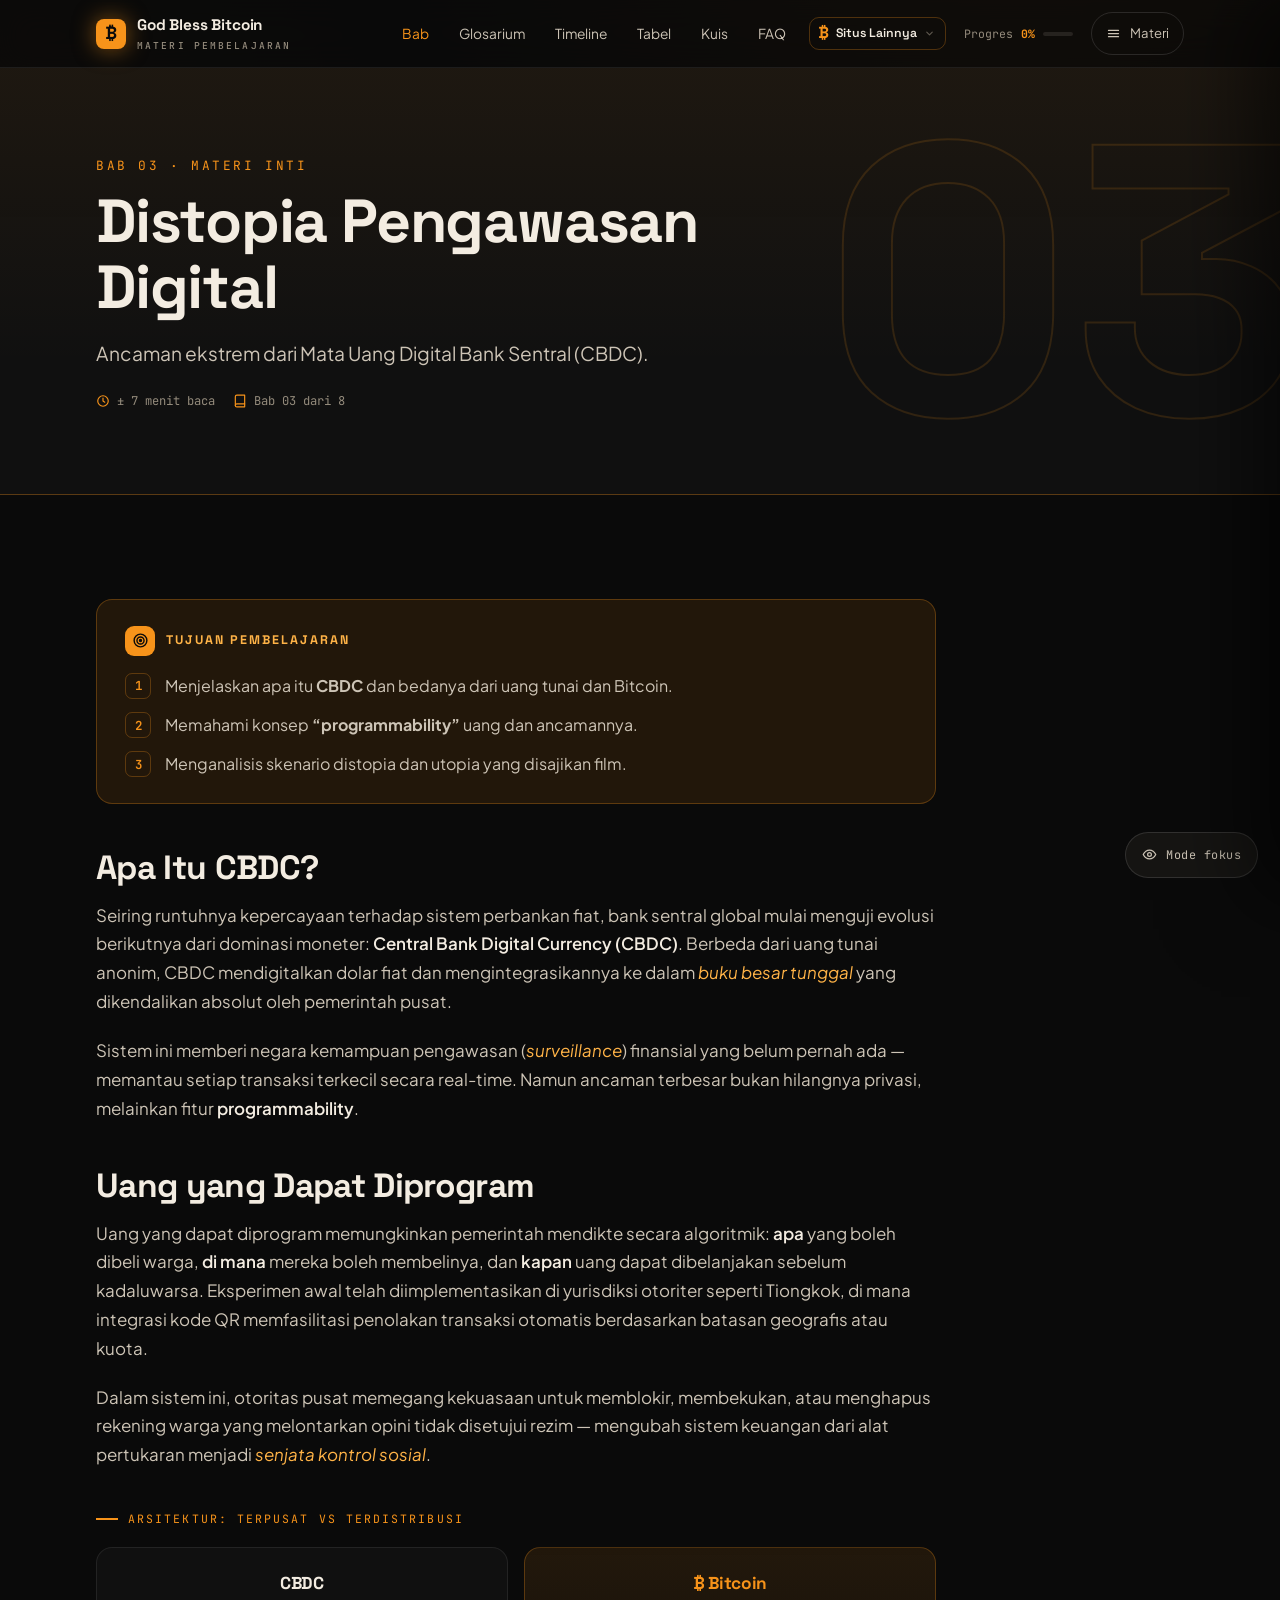
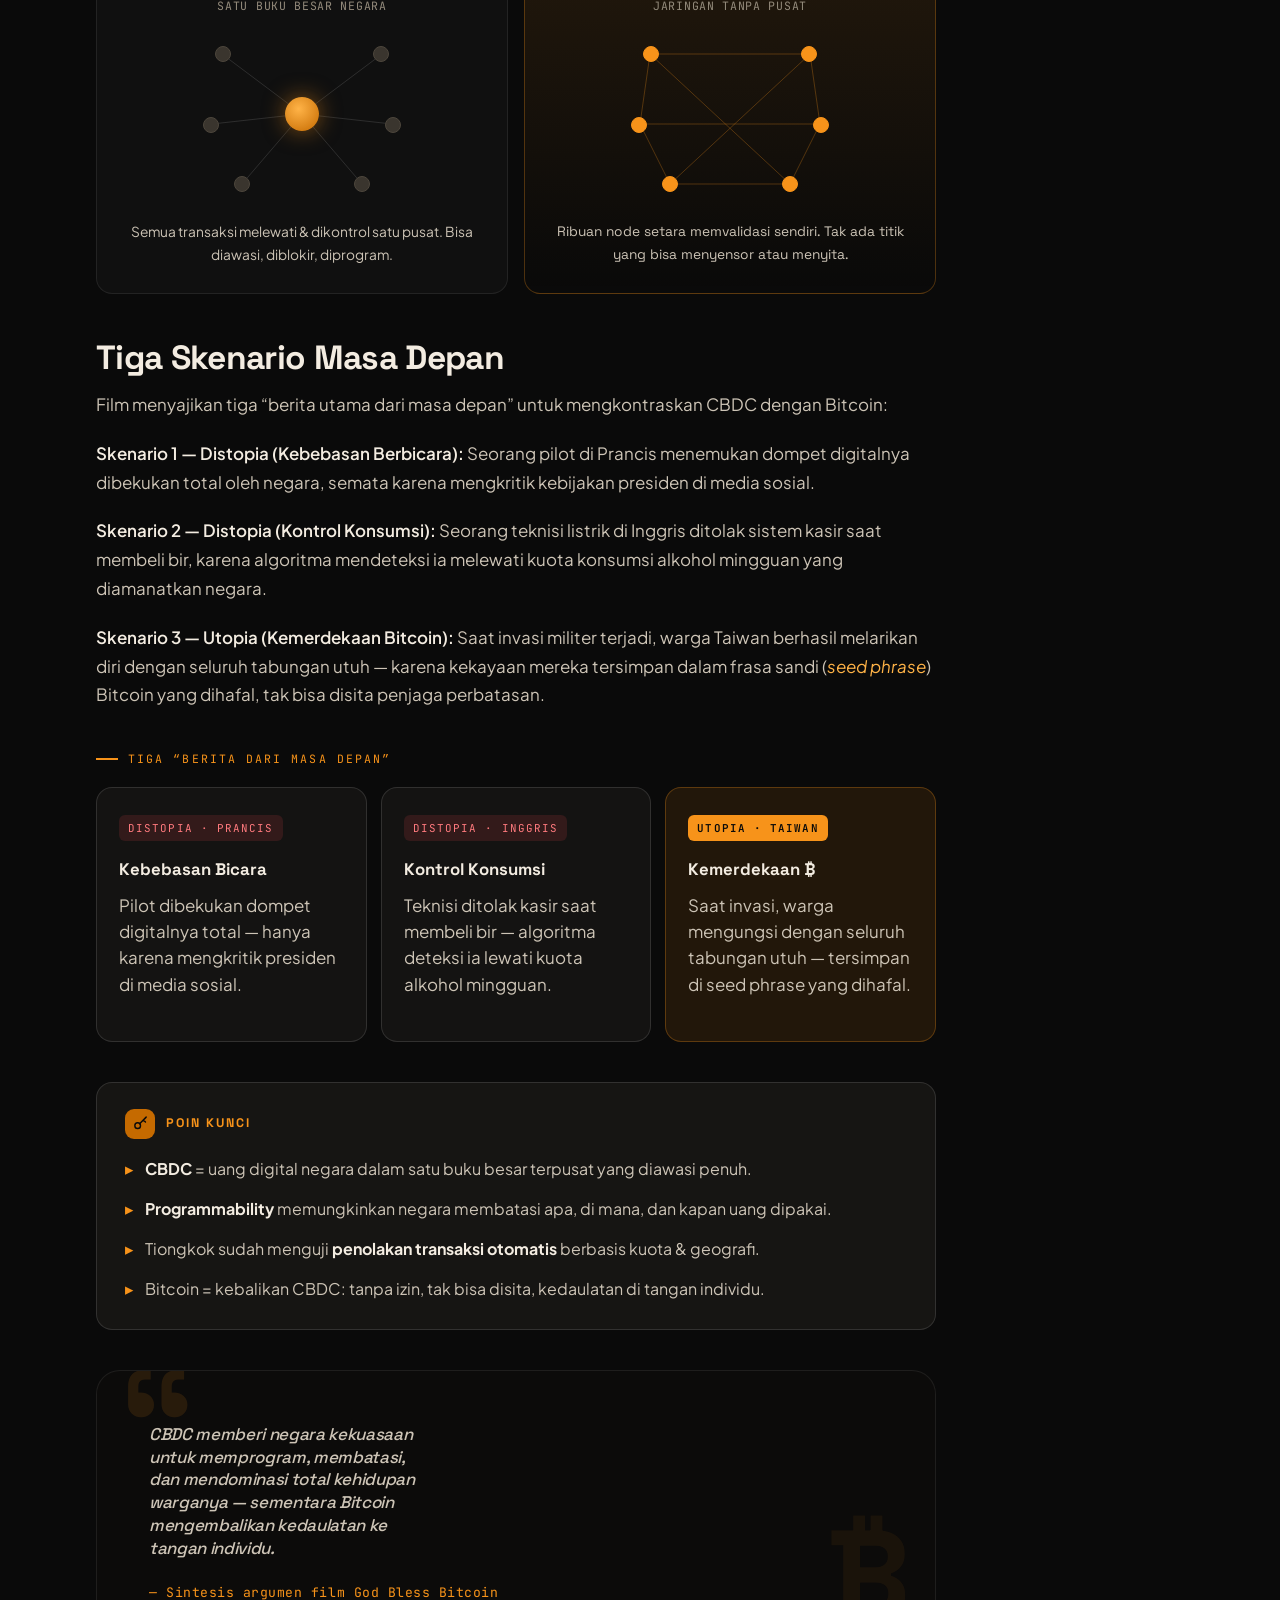
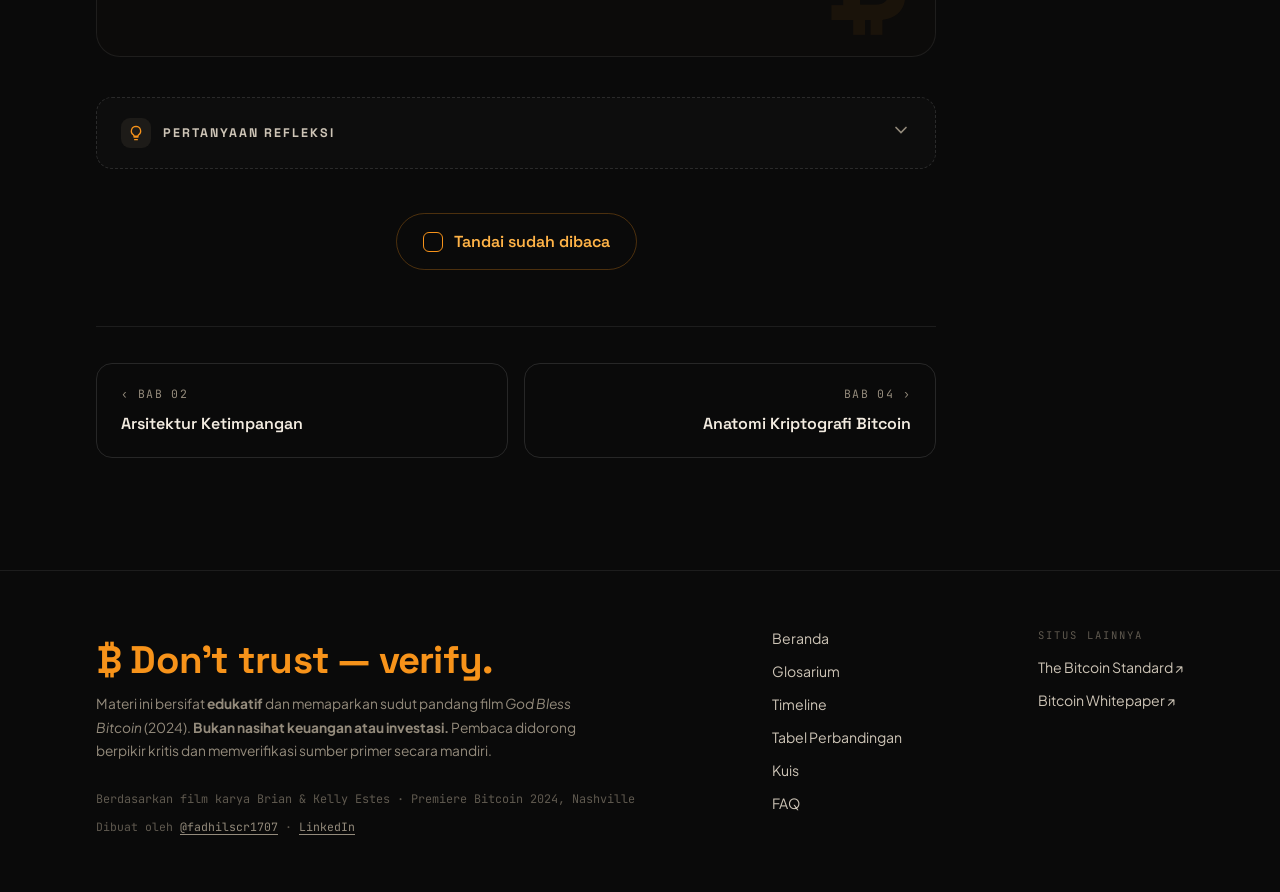
<file: bab-3.html>
<!DOCTYPE html>
<html lang="id">
<head>
<script>document.documentElement.classList.add('js');</script>
<meta charset="UTF-8" />
<meta name="viewport" content="width=device-width, initial-scale=1.0" />
<title>Bab 03: Distopia Pengawasan Digital — God Bless Bitcoin</title>
<meta name="description" content="Ancaman ekstrem dari Mata Uang Digital Bank Sentral (CBDC)." />
<link rel="canonical" href="https://god-bless-bitcoin.vercel.app/bab-3.html" />
<meta name="theme-color" content="#0A0A0A" />
<meta property="og:type" content="article" />
<meta property="og:site_name" content="God Bless Bitcoin" />
<meta property="og:locale" content="id_ID" />
<meta property="og:title" content="Bab 03: Distopia Pengawasan Digital" />
<meta property="og:description" content="Ancaman ekstrem dari Mata Uang Digital Bank Sentral (CBDC)." />
<meta property="og:url" content="https://god-bless-bitcoin.vercel.app/bab-3.html" />
<meta property="og:image" content="https://god-bless-bitcoin.vercel.app/assets/og-image.png" />
<meta property="og:image:width" content="1200" />
<meta property="og:image:height" content="630" />
<meta name="twitter:card" content="summary_large_image" />
<meta name="twitter:title" content="Bab 03: Distopia Pengawasan Digital" />
<meta name="twitter:description" content="Ancaman ekstrem dari Mata Uang Digital Bank Sentral (CBDC)." />
<meta name="twitter:image" content="https://god-bless-bitcoin.vercel.app/assets/og-image.png" />
<link rel="preconnect" href="https://fonts.googleapis.com" />
<link rel="preconnect" href="https://fonts.gstatic.com" crossorigin />
<link href="https://fonts.googleapis.com/css2?family=Space+Grotesk:wght@400;500;600;700&family=Plus+Jakarta+Sans:ital,wght@0,400;0,500;0,600;0,700;1,400;1,500&family=JetBrains+Mono:wght@400;500;600&display=swap" rel="stylesheet" />
<link rel="icon" href="assets/favicon.svg" type="image/svg+xml" />
<link rel="icon" type="image/png" sizes="32x32" href="assets/favicon-32.png" />
<link rel="apple-touch-icon" href="assets/icon-180.png" />
<link rel="stylesheet" href="assets/styles.css" />
<link rel="stylesheet" href="assets/diagrams.css" />
</head>
<body data-page="bab-3">
<div class="scrollbar"></div>
<header class="nav">
  <div class="nav__inner">
    <a class="brand" href="index.html">
      <span class="brand__mark btc">₿</span>
      <span class="brand__txt">God Bless Bitcoin<small>Materi Pembelajaran</small></span>
    </a>
    <span class="nav__spacer"></span>
    <nav class="nav__links" aria-label="Navigasi utama">
      <a class="nav__link is-active" href="bab-1.html">Bab</a>
      <a class="nav__link" href="glosarium.html">Glosarium</a>
      <a class="nav__link" href="timeline.html">Timeline</a>
      <a class="nav__link" href="tabel.html">Tabel</a>
      <a class="nav__link" href="kuis.html">Kuis</a>
      <a class="nav__link" href="faq.html">FAQ</a>
      <div class="nav__xdrop" data-xdrop><button class="nav__xdrop-btn" type="button" aria-haspopup="true" aria-expanded="false"><span class="nav__xl-ico">&#x20BF;</span><span>Situs Lainnya</span><svg class="nav__xdrop-chev" viewBox="0 0 24 24" width="11" height="11" fill="none" stroke="currentColor" stroke-width="2.5" stroke-linecap="round" stroke-linejoin="round"><path d="M6 9l6 6 6-6"/></svg></button><div class="nav__xdrop-panel"><a class="nav__xdrop-item" href="https://bitcoin-standard-one.vercel.app" target="_blank" rel="noopener noreferrer"><span class="nav__xl-ico">&#x20BF;</span><span><span class="nav__xl-name">The Bitcoin Standard</span><span class="nav__xl-sub">Buku Saifedean Ammous</span></span><svg class="nav__xl-ext" viewBox="0 0 24 24" width="10" height="10" fill="none" stroke="currentColor" stroke-width="2.5" stroke-linecap="round" stroke-linejoin="round"><path d="M18 13v6a2 2 0 01-2 2H5a2 2 0 01-2-2V8a2 2 0 012-2h6M15 3h6v6M10 14L21 3"/></svg></a><a class="nav__xdrop-item" href="https://bitcoin-whitepaper-two.vercel.app" target="_blank" rel="noopener noreferrer"><span class="nav__xl-ico">&#x20BF;</span><span><span class="nav__xl-name">Bitcoin Whitepaper</span><span class="nav__xl-sub">Whitepaper Satoshi Nakamoto</span></span><svg class="nav__xl-ext" viewBox="0 0 24 24" width="10" height="10" fill="none" stroke="currentColor" stroke-width="2.5" stroke-linecap="round" stroke-linejoin="round"><path d="M18 13v6a2 2 0 01-2 2H5a2 2 0 01-2-2V8a2 2 0 012-2h6M15 3h6v6M10 14L21 3"/></svg></a></div></div>
    </nav>
    <span class="nav__progress">Progres <b>0%</b><span class="nav__dot"><i></i></span></span>
    <button class="menu-btn" data-open-menu aria-label="Buka daftar materi">
      <svg viewBox="0 0 24 24" fill="none" stroke="currentColor" stroke-width="2" stroke-linecap="round"><path d="M4 7h16M4 12h16M4 17h16"/></svg>
      Materi
    </button>
  </div>
</header>

<main class="page">
  <section class="chap-band">
    <span class="chap-band__ghost" aria-hidden="true">03</span>
    <div class="wrap" data-reveal>
      <span class="chap-band__no mono">BAB 03 · MATERI INTI</span>
      <h1>Distopia Pengawasan Digital</h1>
      <p class="chap-band__sub">Ancaman ekstrem dari Mata Uang Digital Bank Sentral (CBDC).</p>
      <div class="chap-band__meta">
        <span><svg viewBox="0 0 24 24" fill="none" stroke="currentColor" stroke-width="2" stroke-linecap="round" stroke-linejoin="round"><circle cx="12" cy="12" r="9"/><path d="M12 7v5l3 2"/></svg> ± 7 menit baca</span>
        <span><svg viewBox="0 0 24 24" fill="none" stroke="currentColor" stroke-width="2" stroke-linecap="round" stroke-linejoin="round"><path d="M4 19.5A2.5 2.5 0 016.5 17H20"/><path d="M6.5 2H20v20H6.5A2.5 2.5 0 014 19.5v-15A2.5 2.5 0 016.5 2z"/></svg> Bab 03 dari 8</span>
      </div>
    </div>
  </section>

  <section class="article">
    <div class="wrap">
      <div class="read">
        <div class="callout c-obj" data-reveal>
          <div class="callout__title"><span class="ic"><svg viewBox="0 0 24 24" fill="none" stroke="currentColor" stroke-width="2"><circle cx="12" cy="12" r="9"/><circle cx="12" cy="12" r="5"/><circle cx="12" cy="12" r="1.4" fill="currentColor"/></svg></span>Tujuan Pembelajaran</div>
          <ol>
            <li>Menjelaskan apa itu <strong>CBDC</strong> dan bedanya dari uang tunai dan Bitcoin.</li>
            <li>Memahami konsep <strong>“programmability”</strong> uang dan ancamannya.</li>
            <li>Menganalisis skenario distopia dan utopia yang disajikan film.</li>
          </ol>
        </div>

        <h2>Apa Itu CBDC?</h2>
        <p>Seiring runtuhnya kepercayaan terhadap sistem perbankan fiat, bank sentral global mulai menguji evolusi berikutnya dari dominasi moneter: <strong>Central Bank Digital Currency (CBDC)</strong>. Berbeda dari uang tunai anonim, CBDC mendigitalkan dolar fiat dan mengintegrasikannya ke dalam <em>buku besar tunggal</em> yang dikendalikan absolut oleh pemerintah pusat.</p>
        <p>Sistem ini memberi negara kemampuan pengawasan (<em>surveillance</em>) finansial yang belum pernah ada — memantau setiap transaksi terkecil secara real-time. Namun ancaman terbesar bukan hilangnya privasi, melainkan fitur <strong>programmability</strong>.</p>
        <h2>Uang yang Dapat Diprogram</h2>
        <p>Uang yang dapat diprogram memungkinkan pemerintah mendikte secara algoritmik: <strong>apa</strong> yang boleh dibeli warga, <strong>di mana</strong> mereka boleh membelinya, dan <strong>kapan</strong> uang dapat dibelanjakan sebelum kadaluwarsa. Eksperimen awal telah diimplementasikan di yurisdiksi otoriter seperti Tiongkok, di mana integrasi kode QR memfasilitasi penolakan transaksi otomatis berdasarkan batasan geografis atau kuota.</p>
        <p>Dalam sistem ini, otoritas pusat memegang kekuasaan untuk memblokir, membekukan, atau menghapus rekening warga yang melontarkan opini tidak disetujui rezim — mengubah sistem keuangan dari alat pertukaran menjadi <em>senjata kontrol sosial</em>.</p>

        <figure class="dgm" data-reveal>
          <div class="dgm__title">Arsitektur: Terpusat vs Terdistribusi</div>
          <div class="netcompare">
            <div class="net">
              <h4>CBDC</h4><div class="net__sub">Satu buku besar negara</div>
              <div class="net__stage">
                <svg class="links" viewBox="0 0 240 180"><line x1="120" y1="90" x2="40" y2="30"/><line x1="120" y1="90" x2="200" y2="30"/><line x1="120" y1="90" x2="30" y2="100"/><line x1="120" y1="90" x2="210" y2="100"/><line x1="120" y1="90" x2="60" y2="160"/><line x1="120" y1="90" x2="180" y2="160"/></svg>
                <span class="node hub" style="left:50%;top:50%"></span>
                <span class="node" style="left:17%;top:17%"></span><span class="node" style="left:83%;top:17%"></span><span class="node" style="left:12%;top:56%"></span><span class="node" style="left:88%;top:56%"></span><span class="node" style="left:25%;top:89%"></span><span class="node" style="left:75%;top:89%"></span>
              </div>
              <div class="net__desc">Semua transaksi melewati &amp; dikontrol satu pusat. Bisa diawasi, diblokir, diprogram.</div>
            </div>
            <div class="net btc">
              <h4>₿ Bitcoin</h4><div class="net__sub">Jaringan tanpa pusat</div>
              <div class="net__stage">
                <svg class="links" viewBox="0 0 240 180"><line x1="40" y1="30" x2="200" y2="30"/><line x1="200" y1="30" x2="210" y2="100"/><line x1="210" y1="100" x2="180" y2="160"/><line x1="180" y1="160" x2="60" y2="160"/><line x1="60" y1="160" x2="30" y2="100"/><line x1="30" y1="100" x2="40" y2="30"/><line x1="40" y1="30" x2="180" y2="160"/><line x1="200" y1="30" x2="60" y2="160"/><line x1="30" y1="100" x2="210" y2="100"/></svg>
                <span class="node lit" style="left:17%;top:17%"></span><span class="node lit" style="left:83%;top:17%"></span><span class="node lit" style="left:12%;top:56%"></span><span class="node lit" style="left:88%;top:56%"></span><span class="node lit" style="left:25%;top:89%"></span><span class="node lit" style="left:75%;top:89%"></span>
              </div>
              <div class="net__desc">Ribuan node setara memvalidasi sendiri. Tak ada titik yang bisa menyensor atau menyita.</div>
            </div>
          </div>
        </figure>

        <h2>Tiga Skenario Masa Depan</h2>
        <p>Film menyajikan tiga “berita utama dari masa depan” untuk mengkontraskan CBDC dengan Bitcoin:</p>
        <p><strong>Skenario 1 — Distopia (Kebebasan Berbicara):</strong> Seorang pilot di Prancis menemukan dompet digitalnya dibekukan total oleh negara, semata karena mengkritik kebijakan presiden di media sosial.</p>
        <p><strong>Skenario 2 — Distopia (Kontrol Konsumsi):</strong> Seorang teknisi listrik di Inggris ditolak sistem kasir saat membeli bir, karena algoritma mendeteksi ia melewati kuota konsumsi alkohol mingguan yang diamanatkan negara.</p>
        <p><strong>Skenario 3 — Utopia (Kemerdekaan Bitcoin):</strong> Saat invasi militer terjadi, warga Taiwan berhasil melarikan diri dengan seluruh tabungan utuh — karena kekayaan mereka tersimpan dalam frasa sandi (<em>seed phrase</em>) Bitcoin yang dihafal, tak bisa disita penjaga perbatasan.</p>

        <figure class="dgm" data-reveal>
          <div class="dgm__title">Tiga “Berita dari Masa Depan”</div>
          <div class="scen">
            <div class="scen__c"><span class="scen__tag">Distopia · Prancis</span><div class="scen__place">Kebebasan Bicara</div><p>Pilot dibekukan dompet digitalnya total — hanya karena mengkritik presiden di media sosial.</p></div>
            <div class="scen__c"><span class="scen__tag">Distopia · Inggris</span><div class="scen__place">Kontrol Konsumsi</div><p>Teknisi ditolak kasir saat membeli bir — algoritma deteksi ia lewati kuota alkohol mingguan.</p></div>
            <div class="scen__c utopia"><span class="scen__tag">Utopia · Taiwan</span><div class="scen__place">Kemerdekaan ₿</div><p>Saat invasi, warga mengungsi dengan seluruh tabungan utuh — tersimpan di seed phrase yang dihafal.</p></div>
          </div>
        </figure>

        <div class="callout c-key">
          <div class="callout__title"><span class="ic"><svg viewBox="0 0 24 24" fill="none" stroke="currentColor" stroke-width="2" stroke-linecap="round" stroke-linejoin="round"><circle cx="8" cy="15" r="4"/><path d="M10.8 12.2L20 3M16 7l3 3"/></svg></span>Poin Kunci</div>
          <ul>
            <li><strong>CBDC</strong> = uang digital negara dalam satu buku besar terpusat yang diawasi penuh.</li>
            <li><strong>Programmability</strong> memungkinkan negara membatasi apa, di mana, dan kapan uang dipakai.</li>
            <li>Tiongkok sudah menguji <strong>penolakan transaksi otomatis</strong> berbasis kuota &amp; geografi.</li>
            <li>Bitcoin = kebalikan CBDC: tanpa izin, tak bisa disita, kedaulatan di tangan individu.</li>
          </ul>
        </div>
        <figure class="quote">
          <p>CBDC memberi negara kekuasaan untuk memprogram, membatasi, dan mendominasi total kehidupan warganya — sementara Bitcoin mengembalikan kedaulatan ke tangan individu.</p>
          <cite>— Sintesis argumen film God Bless Bitcoin</cite>
        </figure>

        <details class="reflect" data-reveal>
          <summary>
            <span class="ic"><svg viewBox="0 0 24 24" fill="none" stroke="currentColor" stroke-width="2" stroke-linecap="round" stroke-linejoin="round"><path d="M9 18h6M10 22h4M12 2a7 7 0 00-4 12.7c.6.5 1 1.3 1 2.1h6c0-.8.4-1.6 1-2.1A7 7 0 0012 2z"/></svg></span>
            <b>Pertanyaan Refleksi</b>
            <span class="chev"><svg viewBox="0 0 24 24" width="20" height="20" fill="none" stroke="currentColor" stroke-width="2" stroke-linecap="round"><path d="M6 9l6 6 6-6"/></svg></span>
          </summary>
          <div class="reflect__body">
            <ol>
              <li>Apa risiko terbesar jika uang yang Anda gunakan bisa “diprogram” oleh pihak lain?</li>
              <li>Mengapa kemampuan menyimpan kekayaan “di dalam kepala” (seed phrase) bersifat revolusioner bagi pengungsi?</li>
            </ol>
          </div>
        </details>

        <div class="read-toggle">
          <button id="markRead" data-slug="bab-3">
            <span class="box"><svg viewBox="0 0 24 24" fill="none" stroke="currentColor" stroke-width="3" stroke-linecap="round" stroke-linejoin="round"><path d="M5 13l4 4L19 7"/></svg></span>
            <span class="label">Tandai sudah dibaca</span>
          </button>
        </div>

        <nav class="chap-nav" aria-label="Navigasi bab">
        <a class="prev" href="bab-2.html"><span class="lbl">‹ Bab 02</span><span class="ttl">Arsitektur Ketimpangan</span></a>
        <a class="next" href="bab-4.html"><span class="lbl">Bab 04 ›</span><span class="ttl">Anatomi Kriptografi Bitcoin</span></a>
      </nav>
      </div>
    </div>
  </section>
</main>

<footer class="foot">
  <div class="wrap foot__grid">
    <div>
      <div class="foot__tag btc">₿ Don't trust — verify.</div>
      <p class="foot__disc">Materi ini bersifat <strong>edukatif</strong> dan memaparkan sudut pandang film <em>God Bless Bitcoin</em> (2024). <strong>Bukan nasihat keuangan atau investasi.</strong> Pembaca didorong berpikir kritis dan memverifikasi sumber primer secara mandiri.</p>
      <p class="foot__cred">Berdasarkan film karya Brian &amp; Kelly Estes · Premiere Bitcoin 2024, Nashville</p>
      <p class="foot__made">Dibuat oleh <a href="https://www.instagram.com/fadhilscr1707" target="_blank" rel="noopener noreferrer">@fadhilscr1707</a> &middot; <a href="https://www.linkedin.com/in/fadhilmuhammadhafizd" target="_blank" rel="noopener noreferrer">LinkedIn</a></p>
    </div>
    <nav class="foot__links" aria-label="Tautan kaki">
      <a href="index.html">Beranda</a>
      <a href="glosarium.html">Glosarium</a>
      <a href="timeline.html">Timeline</a>
      <a href="tabel.html">Tabel Perbandingan</a>
      <a href="kuis.html">Kuis</a>
      <a href="faq.html">FAQ</a>
    </nav>
    <div class="foot__xcol">
      <div class="foot__heading">Situs Lainnya</div>
      <nav class="foot__links" aria-label="Situs terkait">
        <a href="https://bitcoin-standard-one.vercel.app" target="_blank" rel="noopener noreferrer">The Bitcoin Standard ↗</a>
        <a href="https://bitcoin-whitepaper-two.vercel.app" target="_blank" rel="noopener noreferrer">Bitcoin Whitepaper ↗</a>
      </nav>
    </div>
  </div>
</footer>
<button class="focus-fab" id="focusFab" aria-label="Mode fokus baca">
  <svg viewBox="0 0 24 24" fill="none" stroke="currentColor" stroke-width="2" stroke-linecap="round" stroke-linejoin="round"><path d="M2 12s3.5-7 10-7 10 7 10 7-3.5 7-10 7-10-7-10-7z"/><circle cx="12" cy="12" r="3"/></svg>
  <span class="label">Mode fokus</span>
</button>
<script src="assets/image-slot.js"></script>
<script src="assets/app.js"></script>
</body>
</html>
</file>
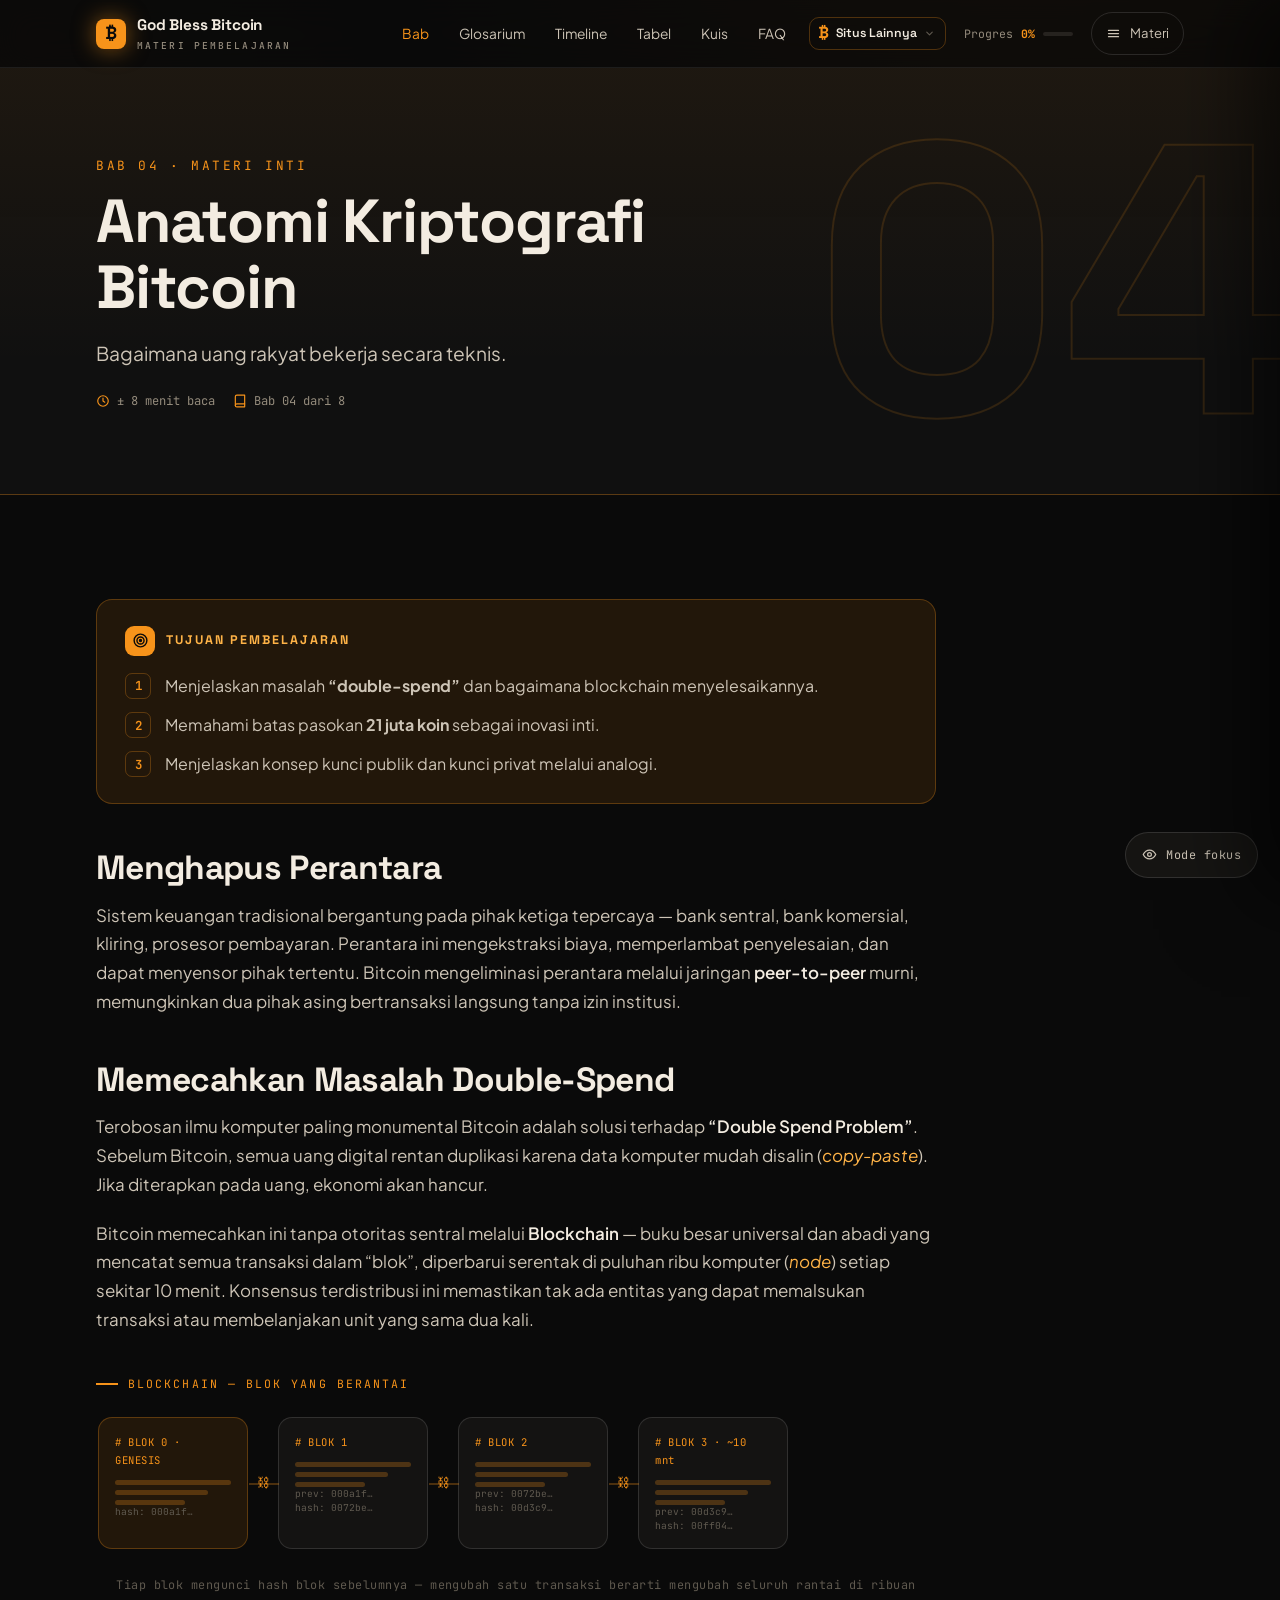
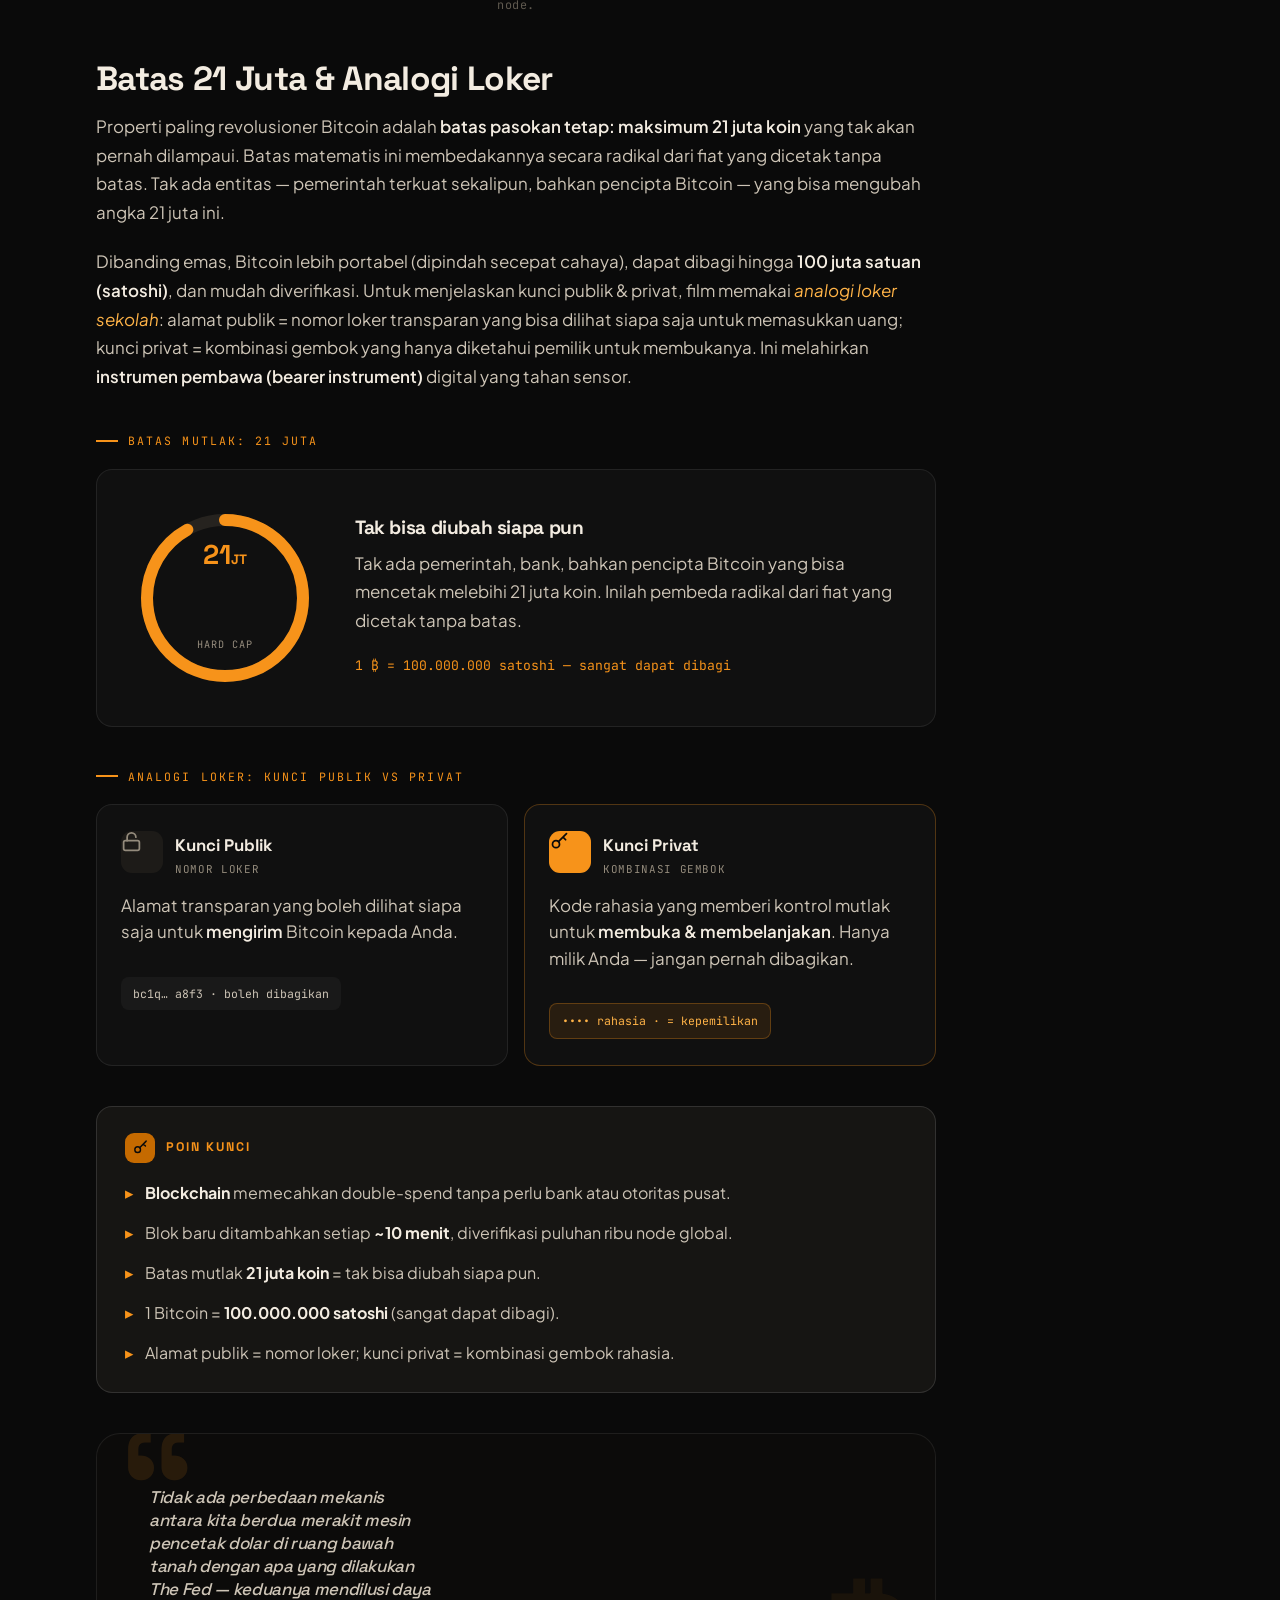
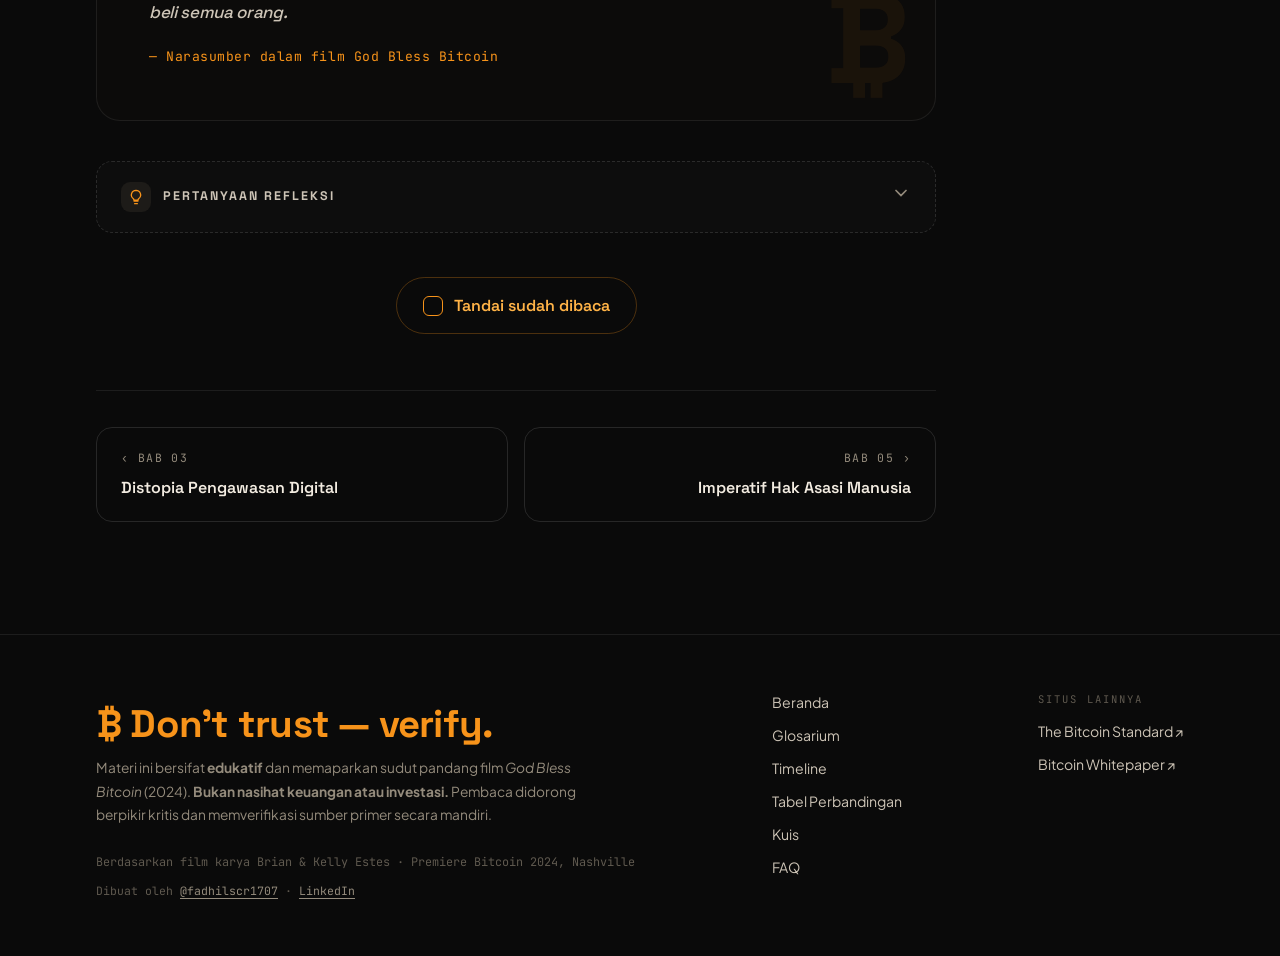
<file: bab-4.html>
<!DOCTYPE html>
<html lang="id">
<head>
<script>document.documentElement.classList.add('js');</script>
<meta charset="UTF-8" />
<meta name="viewport" content="width=device-width, initial-scale=1.0" />
<title>Bab 04: Anatomi Kriptografi Bitcoin — God Bless Bitcoin</title>
<meta name="description" content="Bagaimana uang rakyat bekerja secara teknis." />
<link rel="canonical" href="https://god-bless-bitcoin.vercel.app/bab-4.html" />
<meta name="theme-color" content="#0A0A0A" />
<meta property="og:type" content="article" />
<meta property="og:site_name" content="God Bless Bitcoin" />
<meta property="og:locale" content="id_ID" />
<meta property="og:title" content="Bab 04: Anatomi Kriptografi Bitcoin" />
<meta property="og:description" content="Bagaimana uang rakyat bekerja secara teknis." />
<meta property="og:url" content="https://god-bless-bitcoin.vercel.app/bab-4.html" />
<meta property="og:image" content="https://god-bless-bitcoin.vercel.app/assets/og-image.png" />
<meta property="og:image:width" content="1200" />
<meta property="og:image:height" content="630" />
<meta name="twitter:card" content="summary_large_image" />
<meta name="twitter:title" content="Bab 04: Anatomi Kriptografi Bitcoin" />
<meta name="twitter:description" content="Bagaimana uang rakyat bekerja secara teknis." />
<meta name="twitter:image" content="https://god-bless-bitcoin.vercel.app/assets/og-image.png" />
<link rel="preconnect" href="https://fonts.googleapis.com" />
<link rel="preconnect" href="https://fonts.gstatic.com" crossorigin />
<link href="https://fonts.googleapis.com/css2?family=Space+Grotesk:wght@400;500;600;700&family=Plus+Jakarta+Sans:ital,wght@0,400;0,500;0,600;0,700;1,400;1,500&family=JetBrains+Mono:wght@400;500;600&display=swap" rel="stylesheet" />
<link rel="icon" href="assets/favicon.svg" type="image/svg+xml" />
<link rel="icon" type="image/png" sizes="32x32" href="assets/favicon-32.png" />
<link rel="apple-touch-icon" href="assets/icon-180.png" />
<link rel="stylesheet" href="assets/styles.css" />
<link rel="stylesheet" href="assets/diagrams.css" />
</head>
<body data-page="bab-4">
<div class="scrollbar"></div>
<header class="nav">
  <div class="nav__inner">
    <a class="brand" href="index.html">
      <span class="brand__mark btc">₿</span>
      <span class="brand__txt">God Bless Bitcoin<small>Materi Pembelajaran</small></span>
    </a>
    <span class="nav__spacer"></span>
    <nav class="nav__links" aria-label="Navigasi utama">
      <a class="nav__link is-active" href="bab-1.html">Bab</a>
      <a class="nav__link" href="glosarium.html">Glosarium</a>
      <a class="nav__link" href="timeline.html">Timeline</a>
      <a class="nav__link" href="tabel.html">Tabel</a>
      <a class="nav__link" href="kuis.html">Kuis</a>
      <a class="nav__link" href="faq.html">FAQ</a>
      <div class="nav__xdrop" data-xdrop><button class="nav__xdrop-btn" type="button" aria-haspopup="true" aria-expanded="false"><span class="nav__xl-ico">&#x20BF;</span><span>Situs Lainnya</span><svg class="nav__xdrop-chev" viewBox="0 0 24 24" width="11" height="11" fill="none" stroke="currentColor" stroke-width="2.5" stroke-linecap="round" stroke-linejoin="round"><path d="M6 9l6 6 6-6"/></svg></button><div class="nav__xdrop-panel"><a class="nav__xdrop-item" href="https://bitcoin-standard-one.vercel.app" target="_blank" rel="noopener noreferrer"><span class="nav__xl-ico">&#x20BF;</span><span><span class="nav__xl-name">The Bitcoin Standard</span><span class="nav__xl-sub">Buku Saifedean Ammous</span></span><svg class="nav__xl-ext" viewBox="0 0 24 24" width="10" height="10" fill="none" stroke="currentColor" stroke-width="2.5" stroke-linecap="round" stroke-linejoin="round"><path d="M18 13v6a2 2 0 01-2 2H5a2 2 0 01-2-2V8a2 2 0 012-2h6M15 3h6v6M10 14L21 3"/></svg></a><a class="nav__xdrop-item" href="https://bitcoin-whitepaper-two.vercel.app" target="_blank" rel="noopener noreferrer"><span class="nav__xl-ico">&#x20BF;</span><span><span class="nav__xl-name">Bitcoin Whitepaper</span><span class="nav__xl-sub">Whitepaper Satoshi Nakamoto</span></span><svg class="nav__xl-ext" viewBox="0 0 24 24" width="10" height="10" fill="none" stroke="currentColor" stroke-width="2.5" stroke-linecap="round" stroke-linejoin="round"><path d="M18 13v6a2 2 0 01-2 2H5a2 2 0 01-2-2V8a2 2 0 012-2h6M15 3h6v6M10 14L21 3"/></svg></a></div></div>
    </nav>
    <span class="nav__progress">Progres <b>0%</b><span class="nav__dot"><i></i></span></span>
    <button class="menu-btn" data-open-menu aria-label="Buka daftar materi">
      <svg viewBox="0 0 24 24" fill="none" stroke="currentColor" stroke-width="2" stroke-linecap="round"><path d="M4 7h16M4 12h16M4 17h16"/></svg>
      Materi
    </button>
  </div>
</header>

<main class="page">
  <section class="chap-band">
    <span class="chap-band__ghost" aria-hidden="true">04</span>
    <div class="wrap" data-reveal>
      <span class="chap-band__no mono">BAB 04 · MATERI INTI</span>
      <h1>Anatomi Kriptografi Bitcoin</h1>
      <p class="chap-band__sub">Bagaimana uang rakyat bekerja secara teknis.</p>
      <div class="chap-band__meta">
        <span><svg viewBox="0 0 24 24" fill="none" stroke="currentColor" stroke-width="2" stroke-linecap="round" stroke-linejoin="round"><circle cx="12" cy="12" r="9"/><path d="M12 7v5l3 2"/></svg> ± 8 menit baca</span>
        <span><svg viewBox="0 0 24 24" fill="none" stroke="currentColor" stroke-width="2" stroke-linecap="round" stroke-linejoin="round"><path d="M4 19.5A2.5 2.5 0 016.5 17H20"/><path d="M6.5 2H20v20H6.5A2.5 2.5 0 014 19.5v-15A2.5 2.5 0 016.5 2z"/></svg> Bab 04 dari 8</span>
      </div>
    </div>
  </section>

  <section class="article">
    <div class="wrap">
      <div class="read">
        <div class="callout c-obj" data-reveal>
          <div class="callout__title"><span class="ic"><svg viewBox="0 0 24 24" fill="none" stroke="currentColor" stroke-width="2"><circle cx="12" cy="12" r="9"/><circle cx="12" cy="12" r="5"/><circle cx="12" cy="12" r="1.4" fill="currentColor"/></svg></span>Tujuan Pembelajaran</div>
          <ol>
            <li>Menjelaskan masalah <strong>“double-spend”</strong> dan bagaimana blockchain menyelesaikannya.</li>
            <li>Memahami batas pasokan <strong>21 juta koin</strong> sebagai inovasi inti.</li>
            <li>Menjelaskan konsep kunci publik dan kunci privat melalui analogi.</li>
          </ol>
        </div>

        <h2>Menghapus Perantara</h2>
        <p>Sistem keuangan tradisional bergantung pada pihak ketiga tepercaya — bank sentral, bank komersial, kliring, prosesor pembayaran. Perantara ini mengekstraksi biaya, memperlambat penyelesaian, dan dapat menyensor pihak tertentu. Bitcoin mengeliminasi perantara melalui jaringan <strong>peer-to-peer</strong> murni, memungkinkan dua pihak asing bertransaksi langsung tanpa izin institusi.</p>
        <h2>Memecahkan Masalah Double-Spend</h2>
        <p>Terobosan ilmu komputer paling monumental Bitcoin adalah solusi terhadap <strong>“Double Spend Problem”</strong>. Sebelum Bitcoin, semua uang digital rentan duplikasi karena data komputer mudah disalin (<em>copy-paste</em>). Jika diterapkan pada uang, ekonomi akan hancur.</p>
        <p>Bitcoin memecahkan ini tanpa otoritas sentral melalui <strong>Blockchain</strong> — buku besar universal dan abadi yang mencatat semua transaksi dalam “blok”, diperbarui serentak di puluhan ribu komputer (<em>node</em>) setiap sekitar 10 menit. Konsensus terdistribusi ini memastikan tak ada entitas yang dapat memalsukan transaksi atau membelanjakan unit yang sama dua kali.</p>
        <figure class="dgm" data-reveal>
          <div class="dgm__title">Blockchain — Blok yang Berantai</div>
          <div class="chain">
            <div class="blk genesis"><div class="blk__h"># BLOK 0 · GENESIS</div><div class="blk__tx"><span></span><span></span><span></span></div><div class="blk__hash">hash: 000a1f…</div></div>
            <div class="blk"><div class="blk__h"># BLOK 1</div><div class="blk__tx"><span></span><span></span><span></span></div><div class="blk__hash">prev: 000a1f…<br>hash: 0072be…</div></div>
            <div class="blk"><div class="blk__h"># BLOK 2</div><div class="blk__tx"><span></span><span></span><span></span></div><div class="blk__hash">prev: 0072be…<br>hash: 00d3c9…</div></div>
            <div class="blk"><div class="blk__h"># BLOK 3 · ~10 mnt</div><div class="blk__tx"><span></span><span></span><span></span></div><div class="blk__hash">prev: 00d3c9…<br>hash: 00ff04…</div></div>
          </div>
          <figcaption class="dgm__cap">Tiap blok mengunci hash blok sebelumnya — mengubah satu transaksi berarti mengubah seluruh rantai di ribuan node.</figcaption>
        </figure>
        <h2>Batas 21 Juta &amp; Analogi Loker</h2>
        <p>Properti paling revolusioner Bitcoin adalah <strong>batas pasokan tetap: maksimum 21 juta koin</strong> yang tak akan pernah dilampaui. Batas matematis ini membedakannya secara radikal dari fiat yang dicetak tanpa batas. Tak ada entitas — pemerintah terkuat sekalipun, bahkan pencipta Bitcoin — yang bisa mengubah angka 21 juta ini.</p>
        <p>Dibanding emas, Bitcoin lebih portabel (dipindah secepat cahaya), dapat dibagi hingga <strong>100 juta satuan (satoshi)</strong>, dan mudah diverifikasi. Untuk menjelaskan kunci publik &amp; privat, film memakai <em>analogi loker sekolah</em>: alamat publik = nomor loker transparan yang bisa dilihat siapa saja untuk memasukkan uang; kunci privat = kombinasi gembok yang hanya diketahui pemilik untuk membukanya. Ini melahirkan <strong>instrumen pembawa (bearer instrument)</strong> digital yang tahan sensor.</p>

        <figure class="dgm" data-reveal>
          <div class="dgm__title">Batas Mutlak: 21 Juta</div>
          <div class="capring">
            <div class="capring__viz">
              <svg viewBox="0 0 180 180"><circle cx="90" cy="90" r="78" fill="none" stroke="#26231f" stroke-width="12"/><circle cx="90" cy="90" r="78" fill="none" stroke="#F7931A" stroke-width="12" stroke-linecap="round" stroke-dasharray="490" stroke-dashoffset="40"/></svg>
              <div class="val"><b>21<small style="font-size:.5em">JT</small></b><span>hard cap</span></div>
            </div>
            <div class="capring__txt">
              <h4>Tak bisa diubah siapa pun</h4>
              <p>Tak ada pemerintah, bank, bahkan pencipta Bitcoin yang bisa mencetak melebihi 21 juta koin. Inilah pembeda radikal dari fiat yang dicetak tanpa batas.</p>
              <div class="div">1 ₿ = 100.000.000 satoshi — sangat dapat dibagi</div>
            </div>
          </div>
        </figure>

        <figure class="dgm" data-reveal>
          <div class="dgm__title">Analogi Loker: Kunci Publik vs Privat</div>
          <div class="locker">
            <div class="lock">
              <div class="lock__top"><span class="lock__ic"><svg viewBox="0 0 24 24" fill="none" stroke="currentColor" stroke-width="2" stroke-linecap="round" stroke-linejoin="round"><rect x="3" y="11" width="18" height="11" rx="2"/><path d="M7 11V7a5 5 0 0110 0"/></svg></span><div><b>Kunci Publik</b><span>Nomor loker</span></div></div>
              <p>Alamat transparan yang boleh dilihat siapa saja untuk <strong>mengirim</strong> Bitcoin kepada Anda.</p>
              <span class="lock__chip">bc1q… a8f3 · boleh dibagikan</span>
            </div>
            <div class="lock priv">
              <div class="lock__top"><span class="lock__ic"><svg viewBox="0 0 24 24" fill="none" stroke="currentColor" stroke-width="2" stroke-linecap="round" stroke-linejoin="round"><circle cx="8" cy="15" r="4"/><path d="M10.8 12.2L20 3M16 7l3 3"/></svg></span><div><b>Kunci Privat</b><span>Kombinasi gembok</span></div></div>
              <p>Kode rahasia yang memberi kontrol mutlak untuk <strong>membuka &amp; membelanjakan</strong>. Hanya milik Anda — jangan pernah dibagikan.</p>
              <span class="lock__chip">•••• rahasia · = kepemilikan</span>
            </div>
          </div>
        </figure>

        <div class="callout c-key">
          <div class="callout__title"><span class="ic"><svg viewBox="0 0 24 24" fill="none" stroke="currentColor" stroke-width="2" stroke-linecap="round" stroke-linejoin="round"><circle cx="8" cy="15" r="4"/><path d="M10.8 12.2L20 3M16 7l3 3"/></svg></span>Poin Kunci</div>
          <ul>
            <li><strong>Blockchain</strong> memecahkan double-spend tanpa perlu bank atau otoritas pusat.</li>
            <li>Blok baru ditambahkan setiap <strong>~10 menit</strong>, diverifikasi puluhan ribu node global.</li>
            <li>Batas mutlak <strong>21 juta koin</strong> = tak bisa diubah siapa pun.</li>
            <li>1 Bitcoin = <strong>100.000.000 satoshi</strong> (sangat dapat dibagi).</li>
            <li>Alamat publik = nomor loker; kunci privat = kombinasi gembok rahasia.</li>
          </ul>
        </div>
        <figure class="quote">
          <p>Tidak ada perbedaan mekanis antara kita berdua merakit mesin pencetak dolar di ruang bawah tanah dengan apa yang dilakukan The Fed — keduanya mendilusi daya beli semua orang.</p>
          <cite>— Narasumber dalam film God Bless Bitcoin</cite>
        </figure>

        <details class="reflect" data-reveal>
          <summary>
            <span class="ic"><svg viewBox="0 0 24 24" fill="none" stroke="currentColor" stroke-width="2" stroke-linecap="round" stroke-linejoin="round"><path d="M9 18h6M10 22h4M12 2a7 7 0 00-4 12.7c.6.5 1 1.3 1 2.1h6c0-.8.4-1.6 1-2.1A7 7 0 0012 2z"/></svg></span>
            <b>Pertanyaan Refleksi</b>
            <span class="chev"><svg viewBox="0 0 24 24" width="20" height="20" fill="none" stroke="currentColor" stroke-width="2" stroke-linecap="round"><path d="M6 9l6 6 6-6"/></svg></span>
          </summary>
          <div class="reflect__body">
            <ol>
              <li>Mengapa “batas 21 juta yang tak bisa diubah” dianggap sebagai fitur, bukan keterbatasan?</li>
              <li>Apa konsekuensi dari memegang kunci privat sendiri — kebebasan sekaligus tanggung jawab apa?</li>
            </ol>
          </div>
        </details>

        <div class="read-toggle">
          <button id="markRead" data-slug="bab-4">
            <span class="box"><svg viewBox="0 0 24 24" fill="none" stroke="currentColor" stroke-width="3" stroke-linecap="round" stroke-linejoin="round"><path d="M5 13l4 4L19 7"/></svg></span>
            <span class="label">Tandai sudah dibaca</span>
          </button>
        </div>

        <nav class="chap-nav" aria-label="Navigasi bab">
        <a class="prev" href="bab-3.html"><span class="lbl">‹ Bab 03</span><span class="ttl">Distopia Pengawasan Digital</span></a>
        <a class="next" href="bab-5.html"><span class="lbl">Bab 05 ›</span><span class="ttl">Imperatif Hak Asasi Manusia</span></a>
      </nav>
      </div>
    </div>
  </section>
</main>

<footer class="foot">
  <div class="wrap foot__grid">
    <div>
      <div class="foot__tag btc">₿ Don't trust — verify.</div>
      <p class="foot__disc">Materi ini bersifat <strong>edukatif</strong> dan memaparkan sudut pandang film <em>God Bless Bitcoin</em> (2024). <strong>Bukan nasihat keuangan atau investasi.</strong> Pembaca didorong berpikir kritis dan memverifikasi sumber primer secara mandiri.</p>
      <p class="foot__cred">Berdasarkan film karya Brian &amp; Kelly Estes · Premiere Bitcoin 2024, Nashville</p>
      <p class="foot__made">Dibuat oleh <a href="https://www.instagram.com/fadhilscr1707" target="_blank" rel="noopener noreferrer">@fadhilscr1707</a> &middot; <a href="https://www.linkedin.com/in/fadhilmuhammadhafizd" target="_blank" rel="noopener noreferrer">LinkedIn</a></p>
    </div>
    <nav class="foot__links" aria-label="Tautan kaki">
      <a href="index.html">Beranda</a>
      <a href="glosarium.html">Glosarium</a>
      <a href="timeline.html">Timeline</a>
      <a href="tabel.html">Tabel Perbandingan</a>
      <a href="kuis.html">Kuis</a>
      <a href="faq.html">FAQ</a>
    </nav>
    <div class="foot__xcol">
      <div class="foot__heading">Situs Lainnya</div>
      <nav class="foot__links" aria-label="Situs terkait">
        <a href="https://bitcoin-standard-one.vercel.app" target="_blank" rel="noopener noreferrer">The Bitcoin Standard ↗</a>
        <a href="https://bitcoin-whitepaper-two.vercel.app" target="_blank" rel="noopener noreferrer">Bitcoin Whitepaper ↗</a>
      </nav>
    </div>
  </div>
</footer>
<button class="focus-fab" id="focusFab" aria-label="Mode fokus baca">
  <svg viewBox="0 0 24 24" fill="none" stroke="currentColor" stroke-width="2" stroke-linecap="round" stroke-linejoin="round"><path d="M2 12s3.5-7 10-7 10 7 10 7-3.5 7-10 7-10-7-10-7z"/><circle cx="12" cy="12" r="3"/></svg>
  <span class="label">Mode fokus</span>
</button>
<script src="assets/image-slot.js"></script>
<script src="assets/app.js"></script>
</body>
</html>
</file>
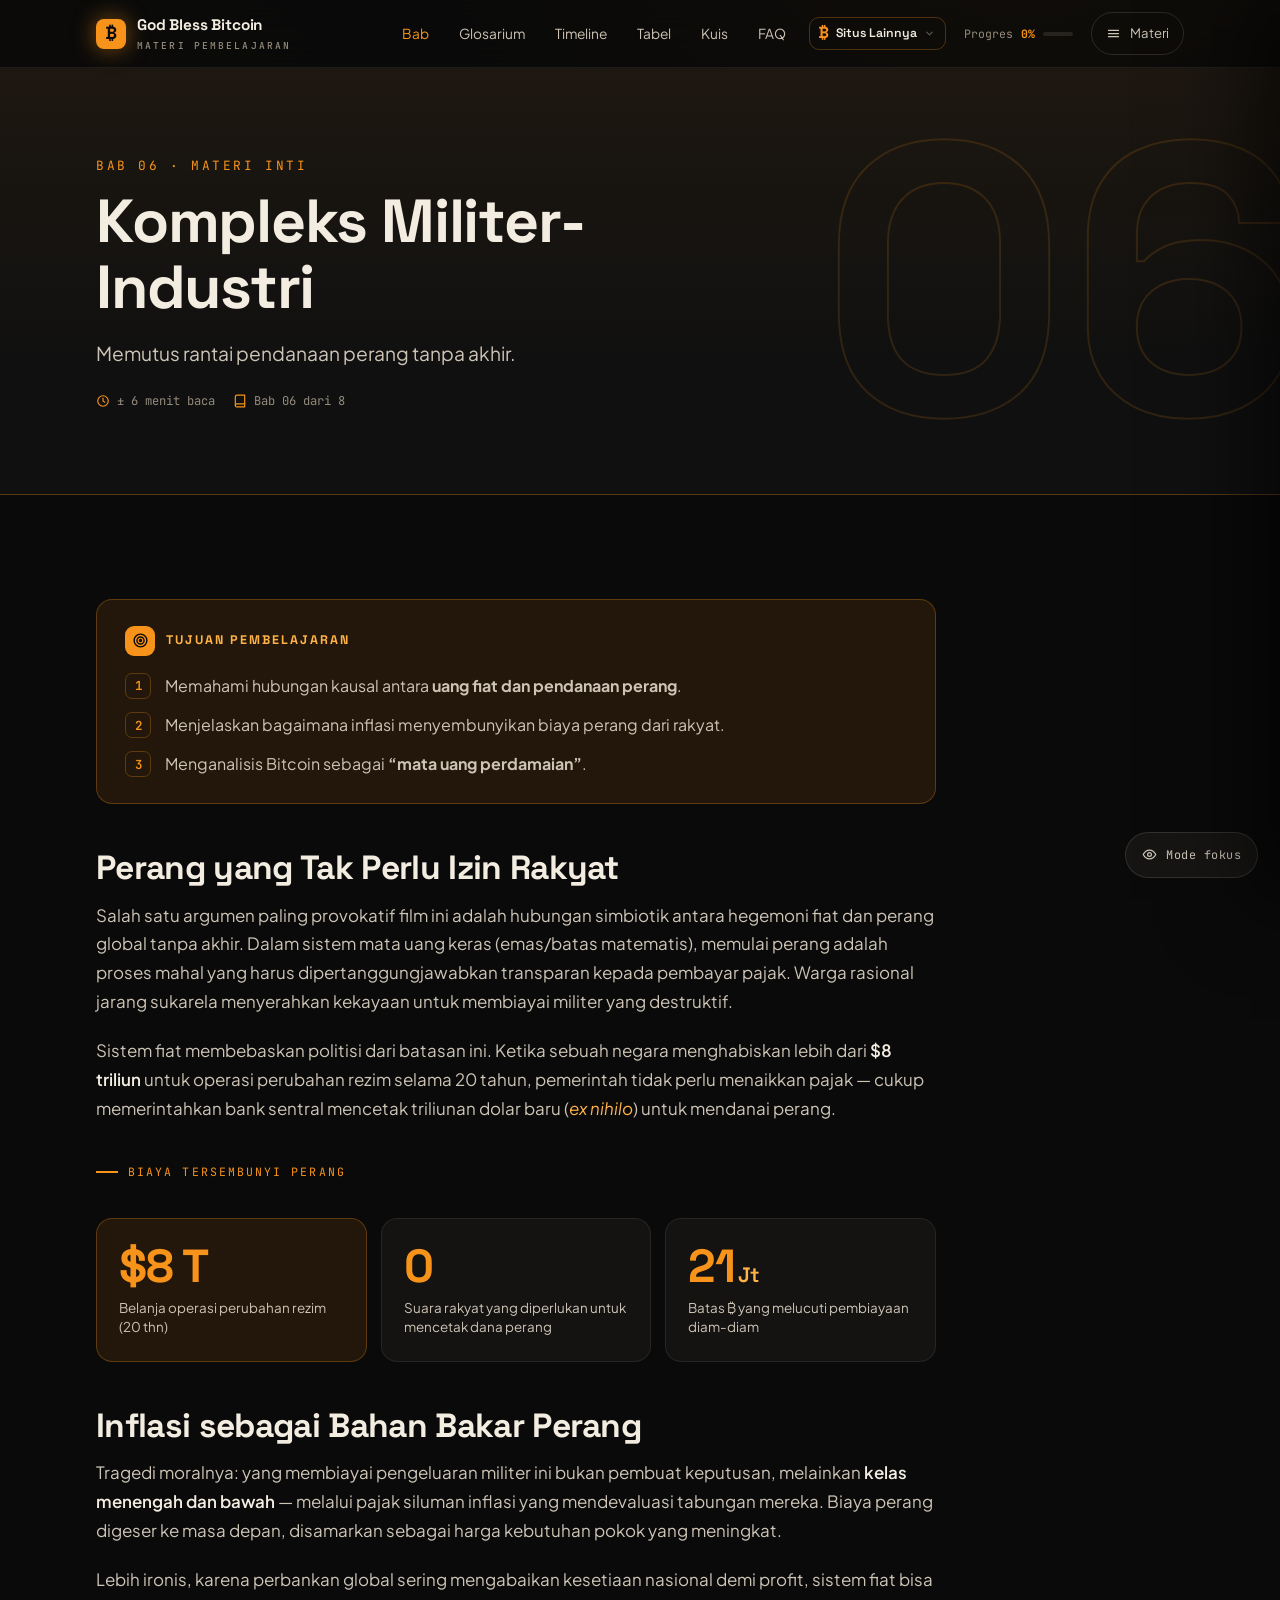
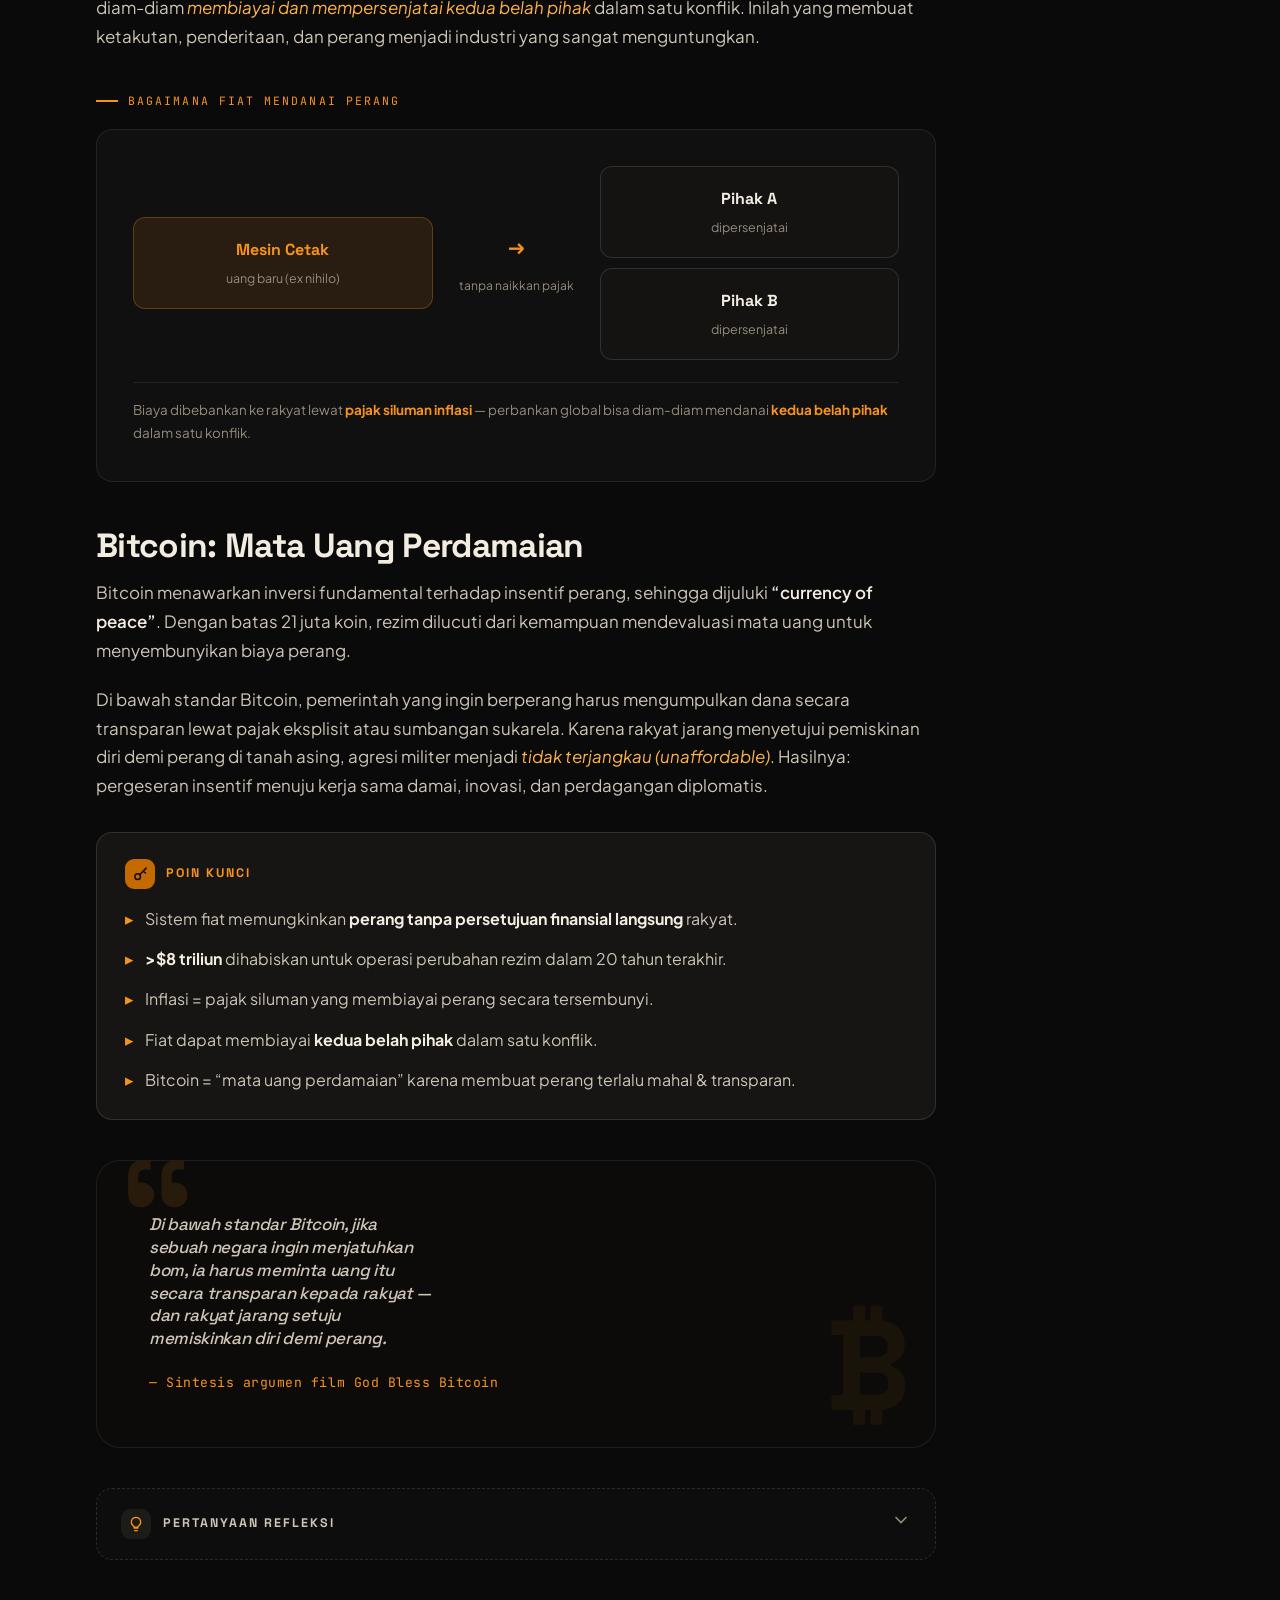
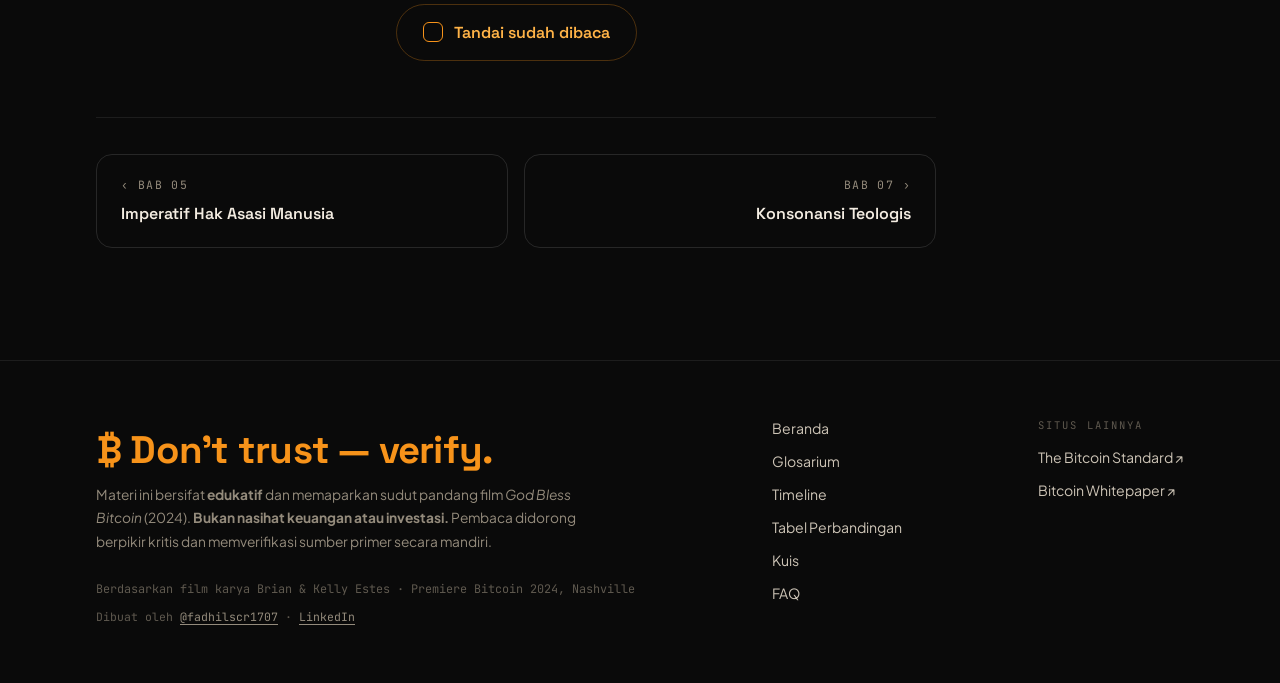
<file: bab-6.html>
<!DOCTYPE html>
<html lang="id">
<head>
<script>document.documentElement.classList.add('js');</script>
<meta charset="UTF-8" />
<meta name="viewport" content="width=device-width, initial-scale=1.0" />
<title>Bab 06: Kompleks Militer-Industri — God Bless Bitcoin</title>
<meta name="description" content="Memutus rantai pendanaan perang tanpa akhir." />
<link rel="canonical" href="https://god-bless-bitcoin.vercel.app/bab-6.html" />
<meta name="theme-color" content="#0A0A0A" />
<meta property="og:type" content="article" />
<meta property="og:site_name" content="God Bless Bitcoin" />
<meta property="og:locale" content="id_ID" />
<meta property="og:title" content="Bab 06: Kompleks Militer-Industri" />
<meta property="og:description" content="Memutus rantai pendanaan perang tanpa akhir." />
<meta property="og:url" content="https://god-bless-bitcoin.vercel.app/bab-6.html" />
<meta property="og:image" content="https://god-bless-bitcoin.vercel.app/assets/og-image.png" />
<meta property="og:image:width" content="1200" />
<meta property="og:image:height" content="630" />
<meta name="twitter:card" content="summary_large_image" />
<meta name="twitter:title" content="Bab 06: Kompleks Militer-Industri" />
<meta name="twitter:description" content="Memutus rantai pendanaan perang tanpa akhir." />
<meta name="twitter:image" content="https://god-bless-bitcoin.vercel.app/assets/og-image.png" />
<link rel="preconnect" href="https://fonts.googleapis.com" />
<link rel="preconnect" href="https://fonts.gstatic.com" crossorigin />
<link href="https://fonts.googleapis.com/css2?family=Space+Grotesk:wght@400;500;600;700&family=Plus+Jakarta+Sans:ital,wght@0,400;0,500;0,600;0,700;1,400;1,500&family=JetBrains+Mono:wght@400;500;600&display=swap" rel="stylesheet" />
<link rel="icon" href="assets/favicon.svg" type="image/svg+xml" />
<link rel="icon" type="image/png" sizes="32x32" href="assets/favicon-32.png" />
<link rel="apple-touch-icon" href="assets/icon-180.png" />
<link rel="stylesheet" href="assets/styles.css" />
<link rel="stylesheet" href="assets/diagrams.css" />
</head>
<body data-page="bab-6">
<div class="scrollbar"></div>
<header class="nav">
  <div class="nav__inner">
    <a class="brand" href="index.html">
      <span class="brand__mark btc">₿</span>
      <span class="brand__txt">God Bless Bitcoin<small>Materi Pembelajaran</small></span>
    </a>
    <span class="nav__spacer"></span>
    <nav class="nav__links" aria-label="Navigasi utama">
      <a class="nav__link is-active" href="bab-1.html">Bab</a>
      <a class="nav__link" href="glosarium.html">Glosarium</a>
      <a class="nav__link" href="timeline.html">Timeline</a>
      <a class="nav__link" href="tabel.html">Tabel</a>
      <a class="nav__link" href="kuis.html">Kuis</a>
      <a class="nav__link" href="faq.html">FAQ</a>
      <div class="nav__xdrop" data-xdrop><button class="nav__xdrop-btn" type="button" aria-haspopup="true" aria-expanded="false"><span class="nav__xl-ico">&#x20BF;</span><span>Situs Lainnya</span><svg class="nav__xdrop-chev" viewBox="0 0 24 24" width="11" height="11" fill="none" stroke="currentColor" stroke-width="2.5" stroke-linecap="round" stroke-linejoin="round"><path d="M6 9l6 6 6-6"/></svg></button><div class="nav__xdrop-panel"><a class="nav__xdrop-item" href="https://bitcoin-standard-one.vercel.app" target="_blank" rel="noopener noreferrer"><span class="nav__xl-ico">&#x20BF;</span><span><span class="nav__xl-name">The Bitcoin Standard</span><span class="nav__xl-sub">Buku Saifedean Ammous</span></span><svg class="nav__xl-ext" viewBox="0 0 24 24" width="10" height="10" fill="none" stroke="currentColor" stroke-width="2.5" stroke-linecap="round" stroke-linejoin="round"><path d="M18 13v6a2 2 0 01-2 2H5a2 2 0 01-2-2V8a2 2 0 012-2h6M15 3h6v6M10 14L21 3"/></svg></a><a class="nav__xdrop-item" href="https://bitcoin-whitepaper-two.vercel.app" target="_blank" rel="noopener noreferrer"><span class="nav__xl-ico">&#x20BF;</span><span><span class="nav__xl-name">Bitcoin Whitepaper</span><span class="nav__xl-sub">Whitepaper Satoshi Nakamoto</span></span><svg class="nav__xl-ext" viewBox="0 0 24 24" width="10" height="10" fill="none" stroke="currentColor" stroke-width="2.5" stroke-linecap="round" stroke-linejoin="round"><path d="M18 13v6a2 2 0 01-2 2H5a2 2 0 01-2-2V8a2 2 0 012-2h6M15 3h6v6M10 14L21 3"/></svg></a></div></div>
    </nav>
    <span class="nav__progress">Progres <b>0%</b><span class="nav__dot"><i></i></span></span>
    <button class="menu-btn" data-open-menu aria-label="Buka daftar materi">
      <svg viewBox="0 0 24 24" fill="none" stroke="currentColor" stroke-width="2" stroke-linecap="round"><path d="M4 7h16M4 12h16M4 17h16"/></svg>
      Materi
    </button>
  </div>
</header>

<main class="page">
  <section class="chap-band">
    <span class="chap-band__ghost" aria-hidden="true">06</span>
    <div class="wrap" data-reveal>
      <span class="chap-band__no mono">BAB 06 · MATERI INTI</span>
      <h1>Kompleks Militer-Industri</h1>
      <p class="chap-band__sub">Memutus rantai pendanaan perang tanpa akhir.</p>
      <div class="chap-band__meta">
        <span><svg viewBox="0 0 24 24" fill="none" stroke="currentColor" stroke-width="2" stroke-linecap="round" stroke-linejoin="round"><circle cx="12" cy="12" r="9"/><path d="M12 7v5l3 2"/></svg> ± 6 menit baca</span>
        <span><svg viewBox="0 0 24 24" fill="none" stroke="currentColor" stroke-width="2" stroke-linecap="round" stroke-linejoin="round"><path d="M4 19.5A2.5 2.5 0 016.5 17H20"/><path d="M6.5 2H20v20H6.5A2.5 2.5 0 014 19.5v-15A2.5 2.5 0 016.5 2z"/></svg> Bab 06 dari 8</span>
      </div>
    </div>
  </section>

  <section class="article">
    <div class="wrap">
      <div class="read">
        <div class="callout c-obj" data-reveal>
          <div class="callout__title"><span class="ic"><svg viewBox="0 0 24 24" fill="none" stroke="currentColor" stroke-width="2"><circle cx="12" cy="12" r="9"/><circle cx="12" cy="12" r="5"/><circle cx="12" cy="12" r="1.4" fill="currentColor"/></svg></span>Tujuan Pembelajaran</div>
          <ol>
            <li>Memahami hubungan kausal antara <strong>uang fiat dan pendanaan perang</strong>.</li>
            <li>Menjelaskan bagaimana inflasi menyembunyikan biaya perang dari rakyat.</li>
            <li>Menganalisis Bitcoin sebagai <strong>“mata uang perdamaian”</strong>.</li>
          </ol>
        </div>

        <h2>Perang yang Tak Perlu Izin Rakyat</h2>
        <p>Salah satu argumen paling provokatif film ini adalah hubungan simbiotik antara hegemoni fiat dan perang global tanpa akhir. Dalam sistem mata uang keras (emas/batas matematis), memulai perang adalah proses mahal yang harus dipertanggungjawabkan transparan kepada pembayar pajak. Warga rasional jarang sukarela menyerahkan kekayaan untuk membiayai militer yang destruktif.</p>
        <p>Sistem fiat membebaskan politisi dari batasan ini. Ketika sebuah negara menghabiskan lebih dari <strong>$8 triliun</strong> untuk operasi perubahan rezim selama 20 tahun, pemerintah tidak perlu menaikkan pajak — cukup memerintahkan bank sentral mencetak triliunan dolar baru (<em>ex nihilo</em>) untuk mendanai perang.</p>

        <figure class="dgm" data-reveal>
          <div class="dgm__title">Biaya Tersembunyi Perang</div>
          <div class="statband"><div class="statband__c hot"><div class="statband__n">$8 T</div><div class="statband__l">Belanja operasi perubahan rezim (20 thn)</div></div><div class="statband__c"><div class="statband__n"><span data-count="0">0</span></div><div class="statband__l">Suara rakyat yang diperlukan untuk mencetak dana perang</div></div><div class="statband__c"><div class="statband__n"><span data-count="21">0</span><small> Jt</small></div><div class="statband__l">Batas ₿ yang melucuti pembiayaan diam-diam</div></div></div>
        </figure>

        <h2>Inflasi sebagai Bahan Bakar Perang</h2>
        <p>Tragedi moralnya: yang membiayai pengeluaran militer ini bukan pembuat keputusan, melainkan <strong>kelas menengah dan bawah</strong> — melalui pajak siluman inflasi yang mendevaluasi tabungan mereka. Biaya perang digeser ke masa depan, disamarkan sebagai harga kebutuhan pokok yang meningkat.</p>
        <p>Lebih ironis, karena perbankan global sering mengabaikan kesetiaan nasional demi profit, sistem fiat bisa diam-diam <em>membiayai dan mempersenjatai kedua belah pihak</em> dalam satu konflik. Inilah yang membuat ketakutan, penderitaan, dan perang menjadi industri yang sangat menguntungkan.</p>

        <figure class="dgm" data-reveal>
          <div class="dgm__title">Bagaimana Fiat Mendanai Perang</div>
          <div class="warbox">
            <div class="warflow">
              <div class="warnode press"><b>Mesin Cetak</b><span>uang baru (ex nihilo)</span></div>
              <div class="warflow__c"><div class="warbolt">→</div><span style="font-size:.76rem;color:var(--text-muted)">tanpa naikkan pajak</span></div>
              <div class="warflow__c warsplit"><div class="warnode"><b>Pihak A</b><span>dipersenjatai</span></div><div class="warnode"><b>Pihak B</b><span>dipersenjatai</span></div></div>
            </div>
            <div class="barchart__foot" style="margin-top:22px">Biaya dibebankan ke rakyat lewat <b>pajak siluman inflasi</b> — perbankan global bisa diam-diam mendanai <b>kedua belah pihak</b> dalam satu konflik.</div>
          </div>
        </figure>

        <h2>Bitcoin: Mata Uang Perdamaian</h2>
        <p>Bitcoin menawarkan inversi fundamental terhadap insentif perang, sehingga dijuluki <strong>“currency of peace”</strong>. Dengan batas 21 juta koin, rezim dilucuti dari kemampuan mendevaluasi mata uang untuk menyembunyikan biaya perang.</p>
        <p>Di bawah standar Bitcoin, pemerintah yang ingin berperang harus mengumpulkan dana secara transparan lewat pajak eksplisit atau sumbangan sukarela. Karena rakyat jarang menyetujui pemiskinan diri demi perang di tanah asing, agresi militer menjadi <em>tidak terjangkau (unaffordable)</em>. Hasilnya: pergeseran insentif menuju kerja sama damai, inovasi, dan perdagangan diplomatis.</p>
        <div class="callout c-key">
          <div class="callout__title"><span class="ic"><svg viewBox="0 0 24 24" fill="none" stroke="currentColor" stroke-width="2" stroke-linecap="round" stroke-linejoin="round"><circle cx="8" cy="15" r="4"/><path d="M10.8 12.2L20 3M16 7l3 3"/></svg></span>Poin Kunci</div>
          <ul>
            <li>Sistem fiat memungkinkan <strong>perang tanpa persetujuan finansial langsung</strong> rakyat.</li>
            <li><strong>&gt;$8 triliun</strong> dihabiskan untuk operasi perubahan rezim dalam 20 tahun terakhir.</li>
            <li>Inflasi = pajak siluman yang membiayai perang secara tersembunyi.</li>
            <li>Fiat dapat membiayai <strong>kedua belah pihak</strong> dalam satu konflik.</li>
            <li>Bitcoin = “mata uang perdamaian” karena membuat perang terlalu mahal &amp; transparan.</li>
          </ul>
        </div>
        <figure class="quote">
          <p>Di bawah standar Bitcoin, jika sebuah negara ingin menjatuhkan bom, ia harus meminta uang itu secara transparan kepada rakyat — dan rakyat jarang setuju memiskinkan diri demi perang.</p>
          <cite>— Sintesis argumen film God Bless Bitcoin</cite>
        </figure>

        <details class="reflect" data-reveal>
          <summary>
            <span class="ic"><svg viewBox="0 0 24 24" fill="none" stroke="currentColor" stroke-width="2" stroke-linecap="round" stroke-linejoin="round"><path d="M9 18h6M10 22h4M12 2a7 7 0 00-4 12.7c.6.5 1 1.3 1 2.1h6c0-.8.4-1.6 1-2.1A7 7 0 0012 2z"/></svg></span>
            <b>Pertanyaan Refleksi</b>
            <span class="chev"><svg viewBox="0 0 24 24" width="20" height="20" fill="none" stroke="currentColor" stroke-width="2" stroke-linecap="round"><path d="M6 9l6 6 6-6"/></svg></span>
          </summary>
          <div class="reflect__body">
            <ol>
              <li>Bagaimana kemampuan mencetak uang tanpa batas mengubah kalkulasi politik untuk berperang?</li>
              <li>Apakah transparansi pendanaan benar-benar bisa mengurangi konflik bersenjata? Mengapa?</li>
            </ol>
          </div>
        </details>

        <div class="read-toggle">
          <button id="markRead" data-slug="bab-6">
            <span class="box"><svg viewBox="0 0 24 24" fill="none" stroke="currentColor" stroke-width="3" stroke-linecap="round" stroke-linejoin="round"><path d="M5 13l4 4L19 7"/></svg></span>
            <span class="label">Tandai sudah dibaca</span>
          </button>
        </div>

        <nav class="chap-nav" aria-label="Navigasi bab">
        <a class="prev" href="bab-5.html"><span class="lbl">‹ Bab 05</span><span class="ttl">Imperatif Hak Asasi Manusia</span></a>
        <a class="next" href="bab-7.html"><span class="lbl">Bab 07 ›</span><span class="ttl">Konsonansi Teologis</span></a>
      </nav>
      </div>
    </div>
  </section>
</main>

<footer class="foot">
  <div class="wrap foot__grid">
    <div>
      <div class="foot__tag btc">₿ Don't trust — verify.</div>
      <p class="foot__disc">Materi ini bersifat <strong>edukatif</strong> dan memaparkan sudut pandang film <em>God Bless Bitcoin</em> (2024). <strong>Bukan nasihat keuangan atau investasi.</strong> Pembaca didorong berpikir kritis dan memverifikasi sumber primer secara mandiri.</p>
      <p class="foot__cred">Berdasarkan film karya Brian &amp; Kelly Estes · Premiere Bitcoin 2024, Nashville</p>
      <p class="foot__made">Dibuat oleh <a href="https://www.instagram.com/fadhilscr1707" target="_blank" rel="noopener noreferrer">@fadhilscr1707</a> &middot; <a href="https://www.linkedin.com/in/fadhilmuhammadhafizd" target="_blank" rel="noopener noreferrer">LinkedIn</a></p>
    </div>
    <nav class="foot__links" aria-label="Tautan kaki">
      <a href="index.html">Beranda</a>
      <a href="glosarium.html">Glosarium</a>
      <a href="timeline.html">Timeline</a>
      <a href="tabel.html">Tabel Perbandingan</a>
      <a href="kuis.html">Kuis</a>
      <a href="faq.html">FAQ</a>
    </nav>
    <div class="foot__xcol">
      <div class="foot__heading">Situs Lainnya</div>
      <nav class="foot__links" aria-label="Situs terkait">
        <a href="https://bitcoin-standard-one.vercel.app" target="_blank" rel="noopener noreferrer">The Bitcoin Standard ↗</a>
        <a href="https://bitcoin-whitepaper-two.vercel.app" target="_blank" rel="noopener noreferrer">Bitcoin Whitepaper ↗</a>
      </nav>
    </div>
  </div>
</footer>
<button class="focus-fab" id="focusFab" aria-label="Mode fokus baca">
  <svg viewBox="0 0 24 24" fill="none" stroke="currentColor" stroke-width="2" stroke-linecap="round" stroke-linejoin="round"><path d="M2 12s3.5-7 10-7 10 7 10 7-3.5 7-10 7-10-7-10-7z"/><circle cx="12" cy="12" r="3"/></svg>
  <span class="label">Mode fokus</span>
</button>
<script src="assets/image-slot.js"></script>
<script src="assets/app.js"></script>
</body>
</html>
</file>
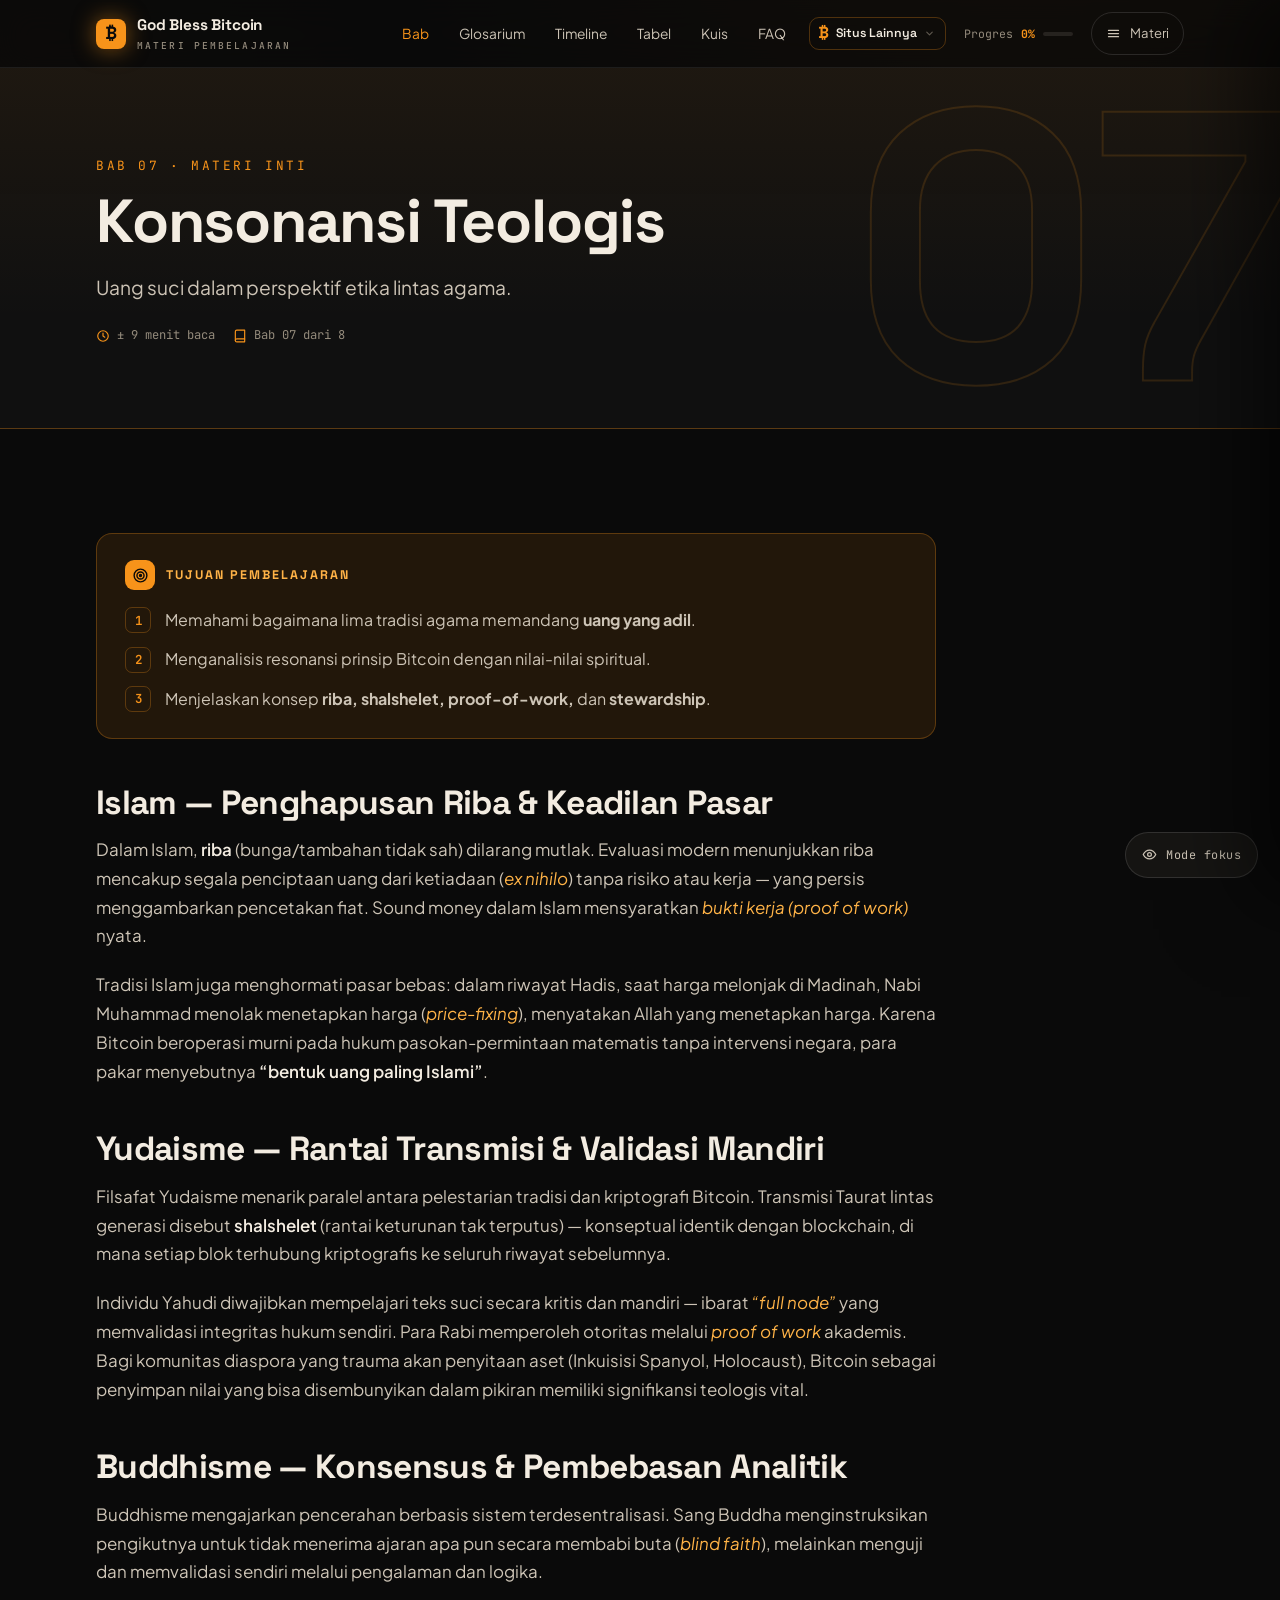
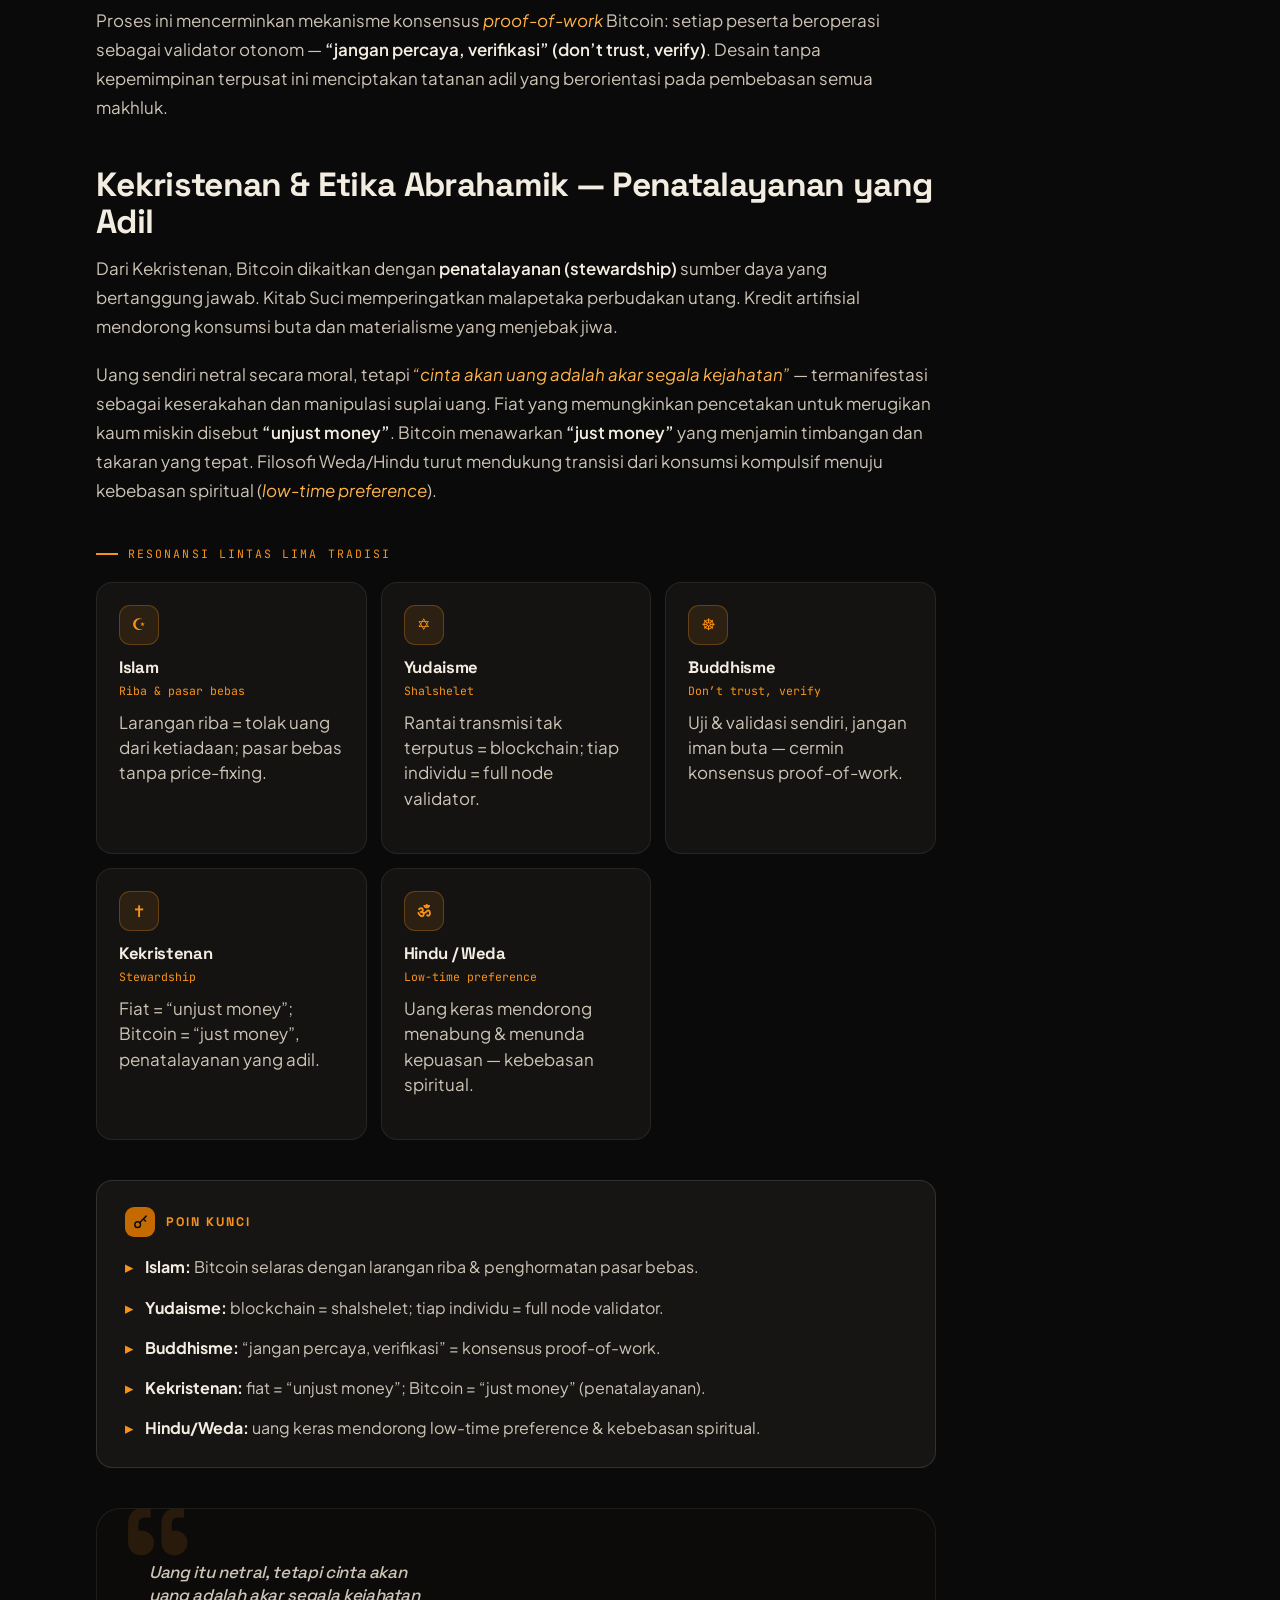
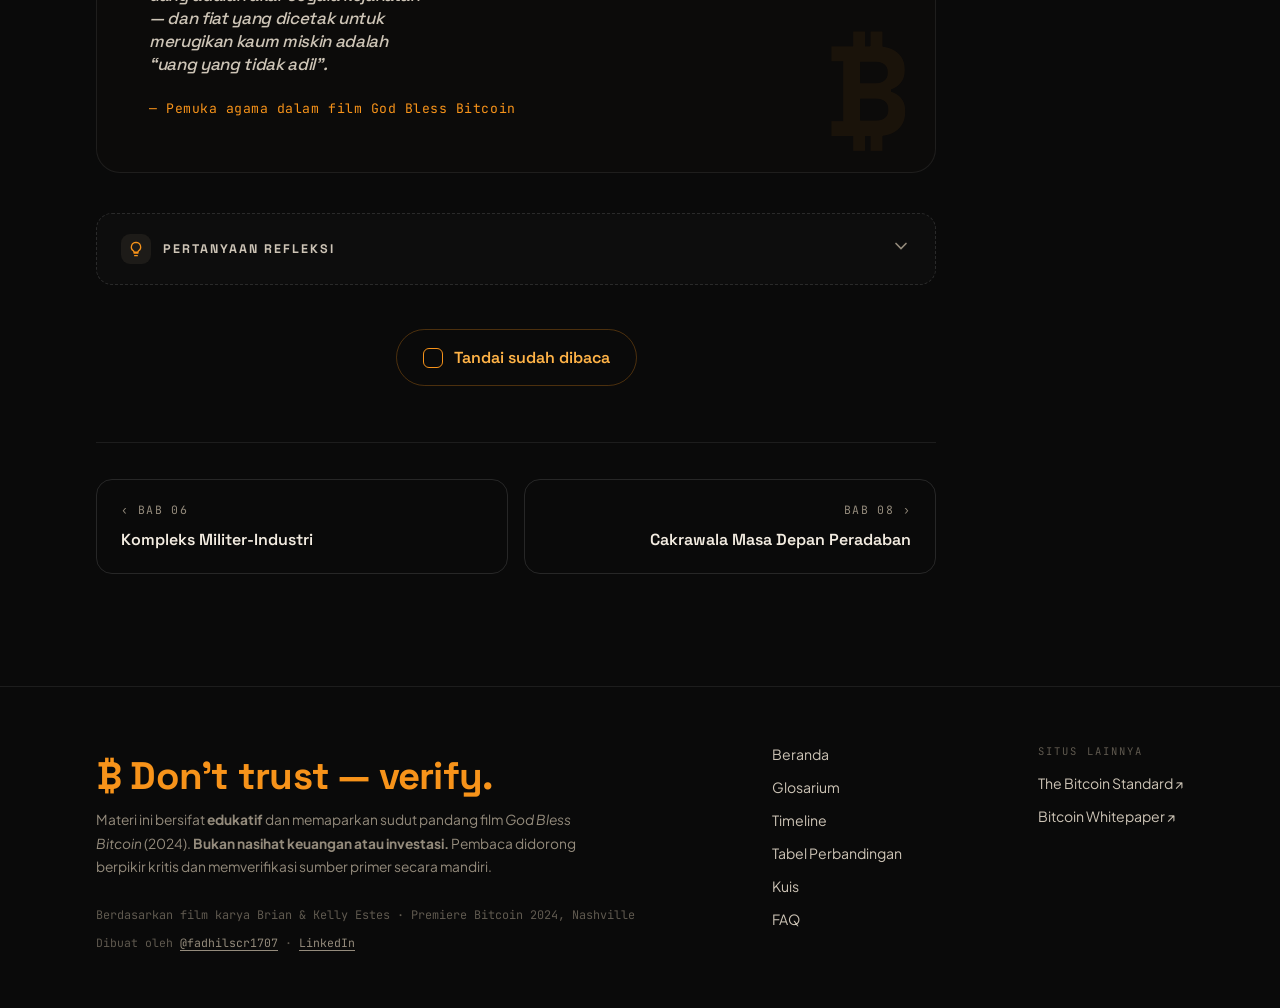
<file: bab-7.html>
<!DOCTYPE html>
<html lang="id">
<head>
<script>document.documentElement.classList.add('js');</script>
<meta charset="UTF-8" />
<meta name="viewport" content="width=device-width, initial-scale=1.0" />
<title>Bab 07: Konsonansi Teologis — God Bless Bitcoin</title>
<meta name="description" content="Uang suci dalam perspektif etika lintas agama." />
<link rel="canonical" href="https://god-bless-bitcoin.vercel.app/bab-7.html" />
<meta name="theme-color" content="#0A0A0A" />
<meta property="og:type" content="article" />
<meta property="og:site_name" content="God Bless Bitcoin" />
<meta property="og:locale" content="id_ID" />
<meta property="og:title" content="Bab 07: Konsonansi Teologis" />
<meta property="og:description" content="Uang suci dalam perspektif etika lintas agama." />
<meta property="og:url" content="https://god-bless-bitcoin.vercel.app/bab-7.html" />
<meta property="og:image" content="https://god-bless-bitcoin.vercel.app/assets/og-image.png" />
<meta property="og:image:width" content="1200" />
<meta property="og:image:height" content="630" />
<meta name="twitter:card" content="summary_large_image" />
<meta name="twitter:title" content="Bab 07: Konsonansi Teologis" />
<meta name="twitter:description" content="Uang suci dalam perspektif etika lintas agama." />
<meta name="twitter:image" content="https://god-bless-bitcoin.vercel.app/assets/og-image.png" />
<link rel="preconnect" href="https://fonts.googleapis.com" />
<link rel="preconnect" href="https://fonts.gstatic.com" crossorigin />
<link href="https://fonts.googleapis.com/css2?family=Space+Grotesk:wght@400;500;600;700&family=Plus+Jakarta+Sans:ital,wght@0,400;0,500;0,600;0,700;1,400;1,500&family=JetBrains+Mono:wght@400;500;600&display=swap" rel="stylesheet" />
<link rel="icon" href="assets/favicon.svg" type="image/svg+xml" />
<link rel="icon" type="image/png" sizes="32x32" href="assets/favicon-32.png" />
<link rel="apple-touch-icon" href="assets/icon-180.png" />
<link rel="stylesheet" href="assets/styles.css" />
<link rel="stylesheet" href="assets/diagrams.css" />
</head>
<body data-page="bab-7">
<div class="scrollbar"></div>
<header class="nav">
  <div class="nav__inner">
    <a class="brand" href="index.html">
      <span class="brand__mark btc">₿</span>
      <span class="brand__txt">God Bless Bitcoin<small>Materi Pembelajaran</small></span>
    </a>
    <span class="nav__spacer"></span>
    <nav class="nav__links" aria-label="Navigasi utama">
      <a class="nav__link is-active" href="bab-1.html">Bab</a>
      <a class="nav__link" href="glosarium.html">Glosarium</a>
      <a class="nav__link" href="timeline.html">Timeline</a>
      <a class="nav__link" href="tabel.html">Tabel</a>
      <a class="nav__link" href="kuis.html">Kuis</a>
      <a class="nav__link" href="faq.html">FAQ</a>
      <div class="nav__xdrop" data-xdrop><button class="nav__xdrop-btn" type="button" aria-haspopup="true" aria-expanded="false"><span class="nav__xl-ico">&#x20BF;</span><span>Situs Lainnya</span><svg class="nav__xdrop-chev" viewBox="0 0 24 24" width="11" height="11" fill="none" stroke="currentColor" stroke-width="2.5" stroke-linecap="round" stroke-linejoin="round"><path d="M6 9l6 6 6-6"/></svg></button><div class="nav__xdrop-panel"><a class="nav__xdrop-item" href="https://bitcoin-standard-one.vercel.app" target="_blank" rel="noopener noreferrer"><span class="nav__xl-ico">&#x20BF;</span><span><span class="nav__xl-name">The Bitcoin Standard</span><span class="nav__xl-sub">Buku Saifedean Ammous</span></span><svg class="nav__xl-ext" viewBox="0 0 24 24" width="10" height="10" fill="none" stroke="currentColor" stroke-width="2.5" stroke-linecap="round" stroke-linejoin="round"><path d="M18 13v6a2 2 0 01-2 2H5a2 2 0 01-2-2V8a2 2 0 012-2h6M15 3h6v6M10 14L21 3"/></svg></a><a class="nav__xdrop-item" href="https://bitcoin-whitepaper-two.vercel.app" target="_blank" rel="noopener noreferrer"><span class="nav__xl-ico">&#x20BF;</span><span><span class="nav__xl-name">Bitcoin Whitepaper</span><span class="nav__xl-sub">Whitepaper Satoshi Nakamoto</span></span><svg class="nav__xl-ext" viewBox="0 0 24 24" width="10" height="10" fill="none" stroke="currentColor" stroke-width="2.5" stroke-linecap="round" stroke-linejoin="round"><path d="M18 13v6a2 2 0 01-2 2H5a2 2 0 01-2-2V8a2 2 0 012-2h6M15 3h6v6M10 14L21 3"/></svg></a></div></div>
    </nav>
    <span class="nav__progress">Progres <b>0%</b><span class="nav__dot"><i></i></span></span>
    <button class="menu-btn" data-open-menu aria-label="Buka daftar materi">
      <svg viewBox="0 0 24 24" fill="none" stroke="currentColor" stroke-width="2" stroke-linecap="round"><path d="M4 7h16M4 12h16M4 17h16"/></svg>
      Materi
    </button>
  </div>
</header>

<main class="page">
  <section class="chap-band">
    <span class="chap-band__ghost" aria-hidden="true">07</span>
    <div class="wrap" data-reveal>
      <span class="chap-band__no mono">BAB 07 · MATERI INTI</span>
      <h1>Konsonansi Teologis</h1>
      <p class="chap-band__sub">Uang suci dalam perspektif etika lintas agama.</p>
      <div class="chap-band__meta">
        <span><svg viewBox="0 0 24 24" fill="none" stroke="currentColor" stroke-width="2" stroke-linecap="round" stroke-linejoin="round"><circle cx="12" cy="12" r="9"/><path d="M12 7v5l3 2"/></svg> ± 9 menit baca</span>
        <span><svg viewBox="0 0 24 24" fill="none" stroke="currentColor" stroke-width="2" stroke-linecap="round" stroke-linejoin="round"><path d="M4 19.5A2.5 2.5 0 016.5 17H20"/><path d="M6.5 2H20v20H6.5A2.5 2.5 0 014 19.5v-15A2.5 2.5 0 016.5 2z"/></svg> Bab 07 dari 8</span>
      </div>
    </div>
  </section>

  <section class="article">
    <div class="wrap">
      <div class="read">
        <div class="callout c-obj" data-reveal>
          <div class="callout__title"><span class="ic"><svg viewBox="0 0 24 24" fill="none" stroke="currentColor" stroke-width="2"><circle cx="12" cy="12" r="9"/><circle cx="12" cy="12" r="5"/><circle cx="12" cy="12" r="1.4" fill="currentColor"/></svg></span>Tujuan Pembelajaran</div>
          <ol>
            <li>Memahami bagaimana lima tradisi agama memandang <strong>uang yang adil</strong>.</li>
            <li>Menganalisis resonansi prinsip Bitcoin dengan nilai-nilai spiritual.</li>
            <li>Menjelaskan konsep <strong>riba, shalshelet, proof-of-work,</strong> dan <strong>stewardship</strong>.</li>
          </ol>
        </div>

        <h2>Islam — Penghapusan Riba &amp; Keadilan Pasar</h2>
        <p>Dalam Islam, <strong>riba</strong> (bunga/tambahan tidak sah) dilarang mutlak. Evaluasi modern menunjukkan riba mencakup segala penciptaan uang dari ketiadaan (<em>ex nihilo</em>) tanpa risiko atau kerja — yang persis menggambarkan pencetakan fiat. Sound money dalam Islam mensyaratkan <em>bukti kerja (proof of work)</em> nyata.</p>
        <p>Tradisi Islam juga menghormati pasar bebas: dalam riwayat Hadis, saat harga melonjak di Madinah, Nabi Muhammad menolak menetapkan harga (<em>price-fixing</em>), menyatakan Allah yang menetapkan harga. Karena Bitcoin beroperasi murni pada hukum pasokan-permintaan matematis tanpa intervensi negara, para pakar menyebutnya <strong>“bentuk uang paling Islami”</strong>.</p>
        <h2>Yudaisme — Rantai Transmisi &amp; Validasi Mandiri</h2>
        <p>Filsafat Yudaisme menarik paralel antara pelestarian tradisi dan kriptografi Bitcoin. Transmisi Taurat lintas generasi disebut <strong>shalshelet</strong> (rantai keturunan tak terputus) — konseptual identik dengan blockchain, di mana setiap blok terhubung kriptografis ke seluruh riwayat sebelumnya.</p>
        <p>Individu Yahudi diwajibkan mempelajari teks suci secara kritis dan mandiri — ibarat <em>“full node”</em> yang memvalidasi integritas hukum sendiri. Para Rabi memperoleh otoritas melalui <em>proof of work</em> akademis. Bagi komunitas diaspora yang trauma akan penyitaan aset (Inkuisisi Spanyol, Holocaust), Bitcoin sebagai penyimpan nilai yang bisa disembunyikan dalam pikiran memiliki signifikansi teologis vital.</p>
        <h2>Buddhisme — Konsensus &amp; Pembebasan Analitik</h2>
        <p>Buddhisme mengajarkan pencerahan berbasis sistem terdesentralisasi. Sang Buddha menginstruksikan pengikutnya untuk tidak menerima ajaran apa pun secara membabi buta (<em>blind faith</em>), melainkan menguji dan memvalidasi sendiri melalui pengalaman dan logika.</p>
        <p>Proses ini mencerminkan mekanisme konsensus <em>proof-of-work</em> Bitcoin: setiap peserta beroperasi sebagai validator otonom — <strong>“jangan percaya, verifikasi” (don’t trust, verify)</strong>. Desain tanpa kepemimpinan terpusat ini menciptakan tatanan adil yang berorientasi pada pembebasan semua makhluk.</p>
        <h2>Kekristenan &amp; Etika Abrahamik — Penatalayanan yang Adil</h2>
        <p>Dari Kekristenan, Bitcoin dikaitkan dengan <strong>penatalayanan (stewardship)</strong> sumber daya yang bertanggung jawab. Kitab Suci memperingatkan malapetaka perbudakan utang. Kredit artifisial mendorong konsumsi buta dan materialisme yang menjebak jiwa.</p>
        <p>Uang sendiri netral secara moral, tetapi <em>“cinta akan uang adalah akar segala kejahatan”</em> — termanifestasi sebagai keserakahan dan manipulasi suplai uang. Fiat yang memungkinkan pencetakan untuk merugikan kaum miskin disebut <strong>“unjust money”</strong>. Bitcoin menawarkan <strong>“just money”</strong> yang menjamin timbangan dan takaran yang tepat. Filosofi Weda/Hindu turut mendukung transisi dari konsumsi kompulsif menuju kebebasan spiritual (<em>low-time preference</em>).</p>

        <figure class="dgm" data-reveal>
          <div class="dgm__title">Resonansi Lintas Lima Tradisi</div>
          <div class="faiths">
            <div class="faith"><div class="faith__ic">☪</div><h4>Islam</h4><div class="faith__term">Riba &amp; pasar bebas</div><p>Larangan riba = tolak uang dari ketiadaan; pasar bebas tanpa price-fixing.</p></div>
            <div class="faith"><div class="faith__ic">✡</div><h4>Yudaisme</h4><div class="faith__term">Shalshelet</div><p>Rantai transmisi tak terputus = blockchain; tiap individu = full node validator.</p></div>
            <div class="faith"><div class="faith__ic">☸</div><h4>Buddhisme</h4><div class="faith__term">Don’t trust, verify</div><p>Uji &amp; validasi sendiri, jangan iman buta — cermin konsensus proof-of-work.</p></div>
            <div class="faith"><div class="faith__ic">✝</div><h4>Kekristenan</h4><div class="faith__term">Stewardship</div><p>Fiat = “unjust money”; Bitcoin = “just money”, penatalayanan yang adil.</p></div>
            <div class="faith"><div class="faith__ic">ॐ</div><h4>Hindu / Weda</h4><div class="faith__term">Low-time preference</div><p>Uang keras mendorong menabung &amp; menunda kepuasan — kebebasan spiritual.</p></div>
          </div>
        </figure>

        <div class="callout c-key">
          <div class="callout__title"><span class="ic"><svg viewBox="0 0 24 24" fill="none" stroke="currentColor" stroke-width="2" stroke-linecap="round" stroke-linejoin="round"><circle cx="8" cy="15" r="4"/><path d="M10.8 12.2L20 3M16 7l3 3"/></svg></span>Poin Kunci</div>
          <ul>
            <li><strong>Islam:</strong> Bitcoin selaras dengan larangan riba &amp; penghormatan pasar bebas.</li>
            <li><strong>Yudaisme:</strong> blockchain = shalshelet; tiap individu = full node validator.</li>
            <li><strong>Buddhisme:</strong> “jangan percaya, verifikasi” = konsensus proof-of-work.</li>
            <li><strong>Kekristenan:</strong> fiat = “unjust money”; Bitcoin = “just money” (penatalayanan).</li>
            <li><strong>Hindu/Weda:</strong> uang keras mendorong low-time preference &amp; kebebasan spiritual.</li>
          </ul>
        </div>
        <figure class="quote">
          <p>Uang itu netral, tetapi cinta akan uang adalah akar segala kejahatan — dan fiat yang dicetak untuk merugikan kaum miskin adalah “uang yang tidak adil”.</p>
          <cite>— Pemuka agama dalam film God Bless Bitcoin</cite>
        </figure>

        <details class="reflect" data-reveal>
          <summary>
            <span class="ic"><svg viewBox="0 0 24 24" fill="none" stroke="currentColor" stroke-width="2" stroke-linecap="round" stroke-linejoin="round"><path d="M9 18h6M10 22h4M12 2a7 7 0 00-4 12.7c.6.5 1 1.3 1 2.1h6c0-.8.4-1.6 1-2.1A7 7 0 0012 2z"/></svg></span>
            <b>Pertanyaan Refleksi</b>
            <span class="chev"><svg viewBox="0 0 24 24" width="20" height="20" fill="none" stroke="currentColor" stroke-width="2" stroke-linecap="round"><path d="M6 9l6 6 6-6"/></svg></span>
          </summary>
          <div class="reflect__body">
            <ol>
              <li>Mengapa lima tradisi agama yang sangat berbeda bisa menemukan resonansi pada satu protokol uang?</li>
              <li>Apa makna “proof of work” ketika dipindahkan dari konteks teknis ke konteks spiritual?</li>
            </ol>
          </div>
        </details>

        <div class="read-toggle">
          <button id="markRead" data-slug="bab-7">
            <span class="box"><svg viewBox="0 0 24 24" fill="none" stroke="currentColor" stroke-width="3" stroke-linecap="round" stroke-linejoin="round"><path d="M5 13l4 4L19 7"/></svg></span>
            <span class="label">Tandai sudah dibaca</span>
          </button>
        </div>

        <nav class="chap-nav" aria-label="Navigasi bab">
        <a class="prev" href="bab-6.html"><span class="lbl">‹ Bab 06</span><span class="ttl">Kompleks Militer-Industri</span></a>
        <a class="next" href="bab-8.html"><span class="lbl">Bab 08 ›</span><span class="ttl">Cakrawala Masa Depan Peradaban</span></a>
      </nav>
      </div>
    </div>
  </section>
</main>

<footer class="foot">
  <div class="wrap foot__grid">
    <div>
      <div class="foot__tag btc">₿ Don't trust — verify.</div>
      <p class="foot__disc">Materi ini bersifat <strong>edukatif</strong> dan memaparkan sudut pandang film <em>God Bless Bitcoin</em> (2024). <strong>Bukan nasihat keuangan atau investasi.</strong> Pembaca didorong berpikir kritis dan memverifikasi sumber primer secara mandiri.</p>
      <p class="foot__cred">Berdasarkan film karya Brian &amp; Kelly Estes · Premiere Bitcoin 2024, Nashville</p>
      <p class="foot__made">Dibuat oleh <a href="https://www.instagram.com/fadhilscr1707" target="_blank" rel="noopener noreferrer">@fadhilscr1707</a> &middot; <a href="https://www.linkedin.com/in/fadhilmuhammadhafizd" target="_blank" rel="noopener noreferrer">LinkedIn</a></p>
    </div>
    <nav class="foot__links" aria-label="Tautan kaki">
      <a href="index.html">Beranda</a>
      <a href="glosarium.html">Glosarium</a>
      <a href="timeline.html">Timeline</a>
      <a href="tabel.html">Tabel Perbandingan</a>
      <a href="kuis.html">Kuis</a>
      <a href="faq.html">FAQ</a>
    </nav>
    <div class="foot__xcol">
      <div class="foot__heading">Situs Lainnya</div>
      <nav class="foot__links" aria-label="Situs terkait">
        <a href="https://bitcoin-standard-one.vercel.app" target="_blank" rel="noopener noreferrer">The Bitcoin Standard ↗</a>
        <a href="https://bitcoin-whitepaper-two.vercel.app" target="_blank" rel="noopener noreferrer">Bitcoin Whitepaper ↗</a>
      </nav>
    </div>
  </div>
</footer>
<button class="focus-fab" id="focusFab" aria-label="Mode fokus baca">
  <svg viewBox="0 0 24 24" fill="none" stroke="currentColor" stroke-width="2" stroke-linecap="round" stroke-linejoin="round"><path d="M2 12s3.5-7 10-7 10 7 10 7-3.5 7-10 7-10-7-10-7z"/><circle cx="12" cy="12" r="3"/></svg>
  <span class="label">Mode fokus</span>
</button>
<script src="assets/image-slot.js"></script>
<script src="assets/app.js"></script>
</body>
</html>
</file>
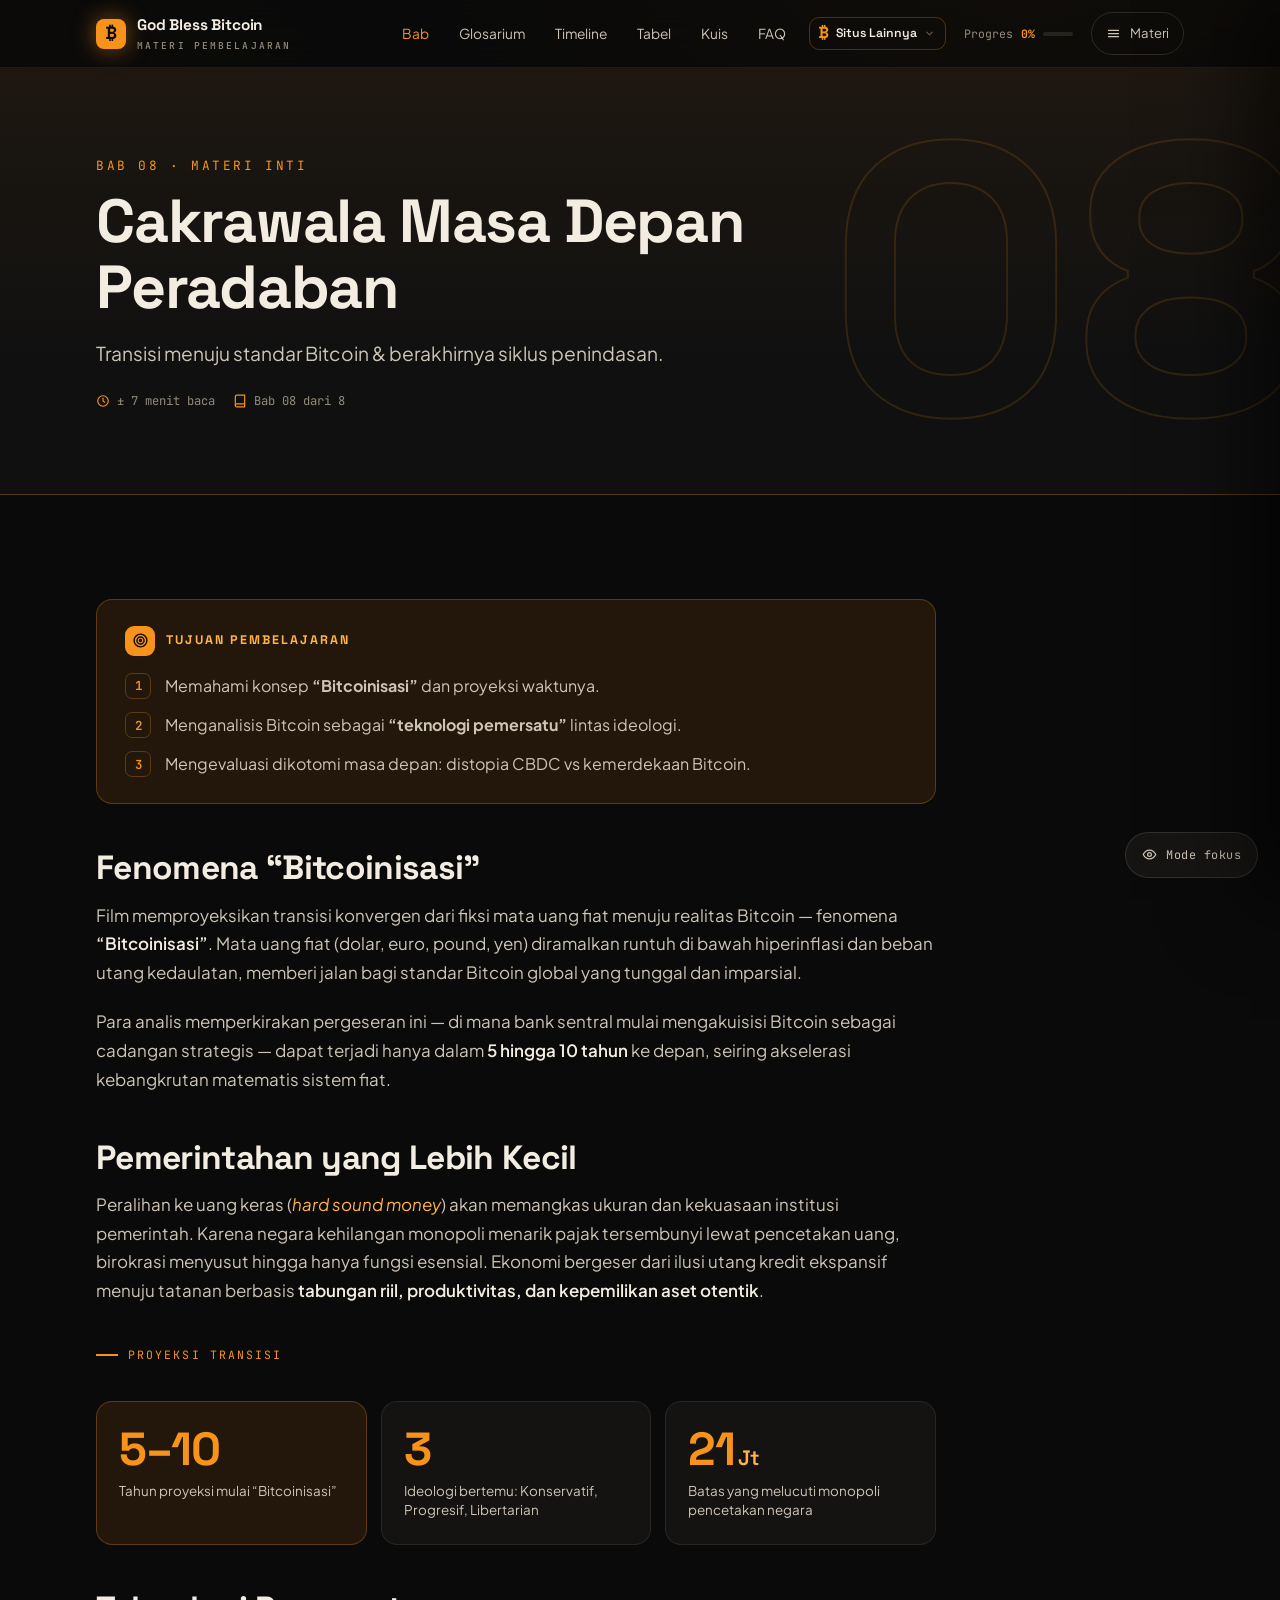
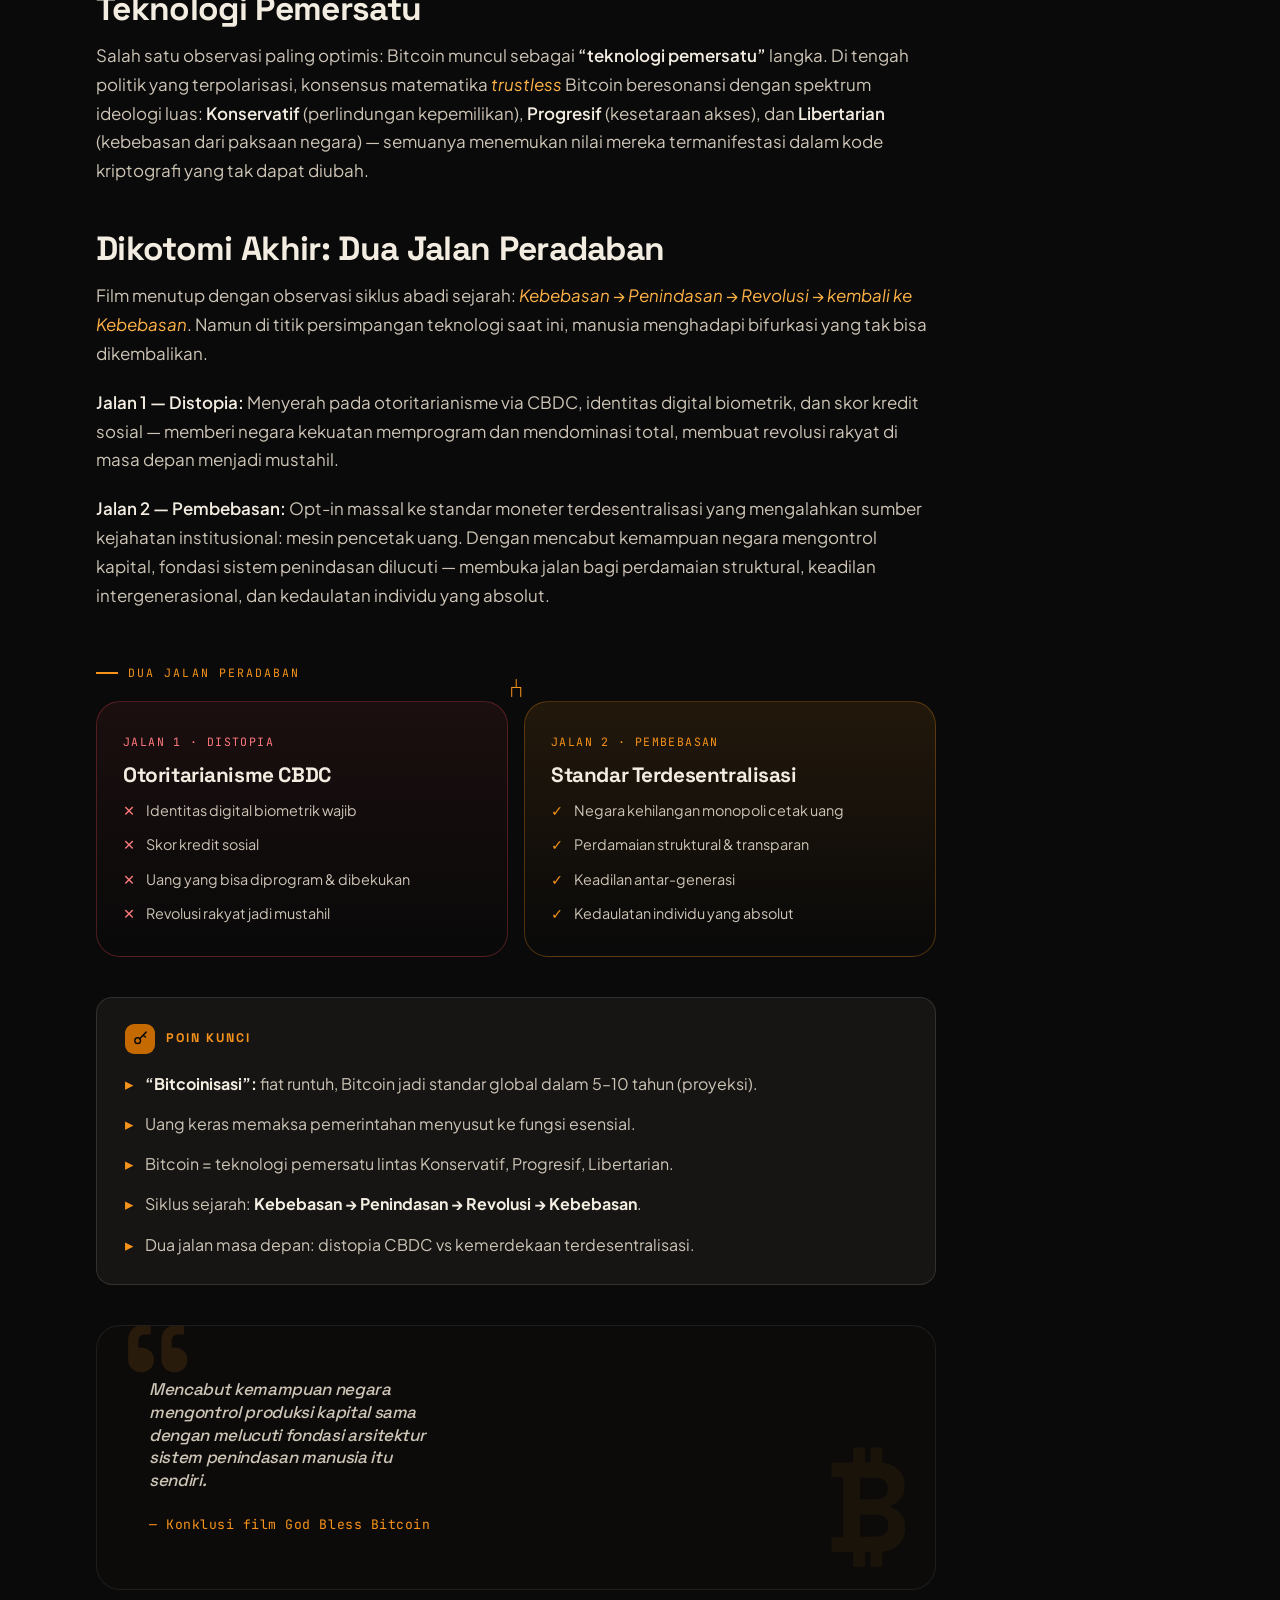
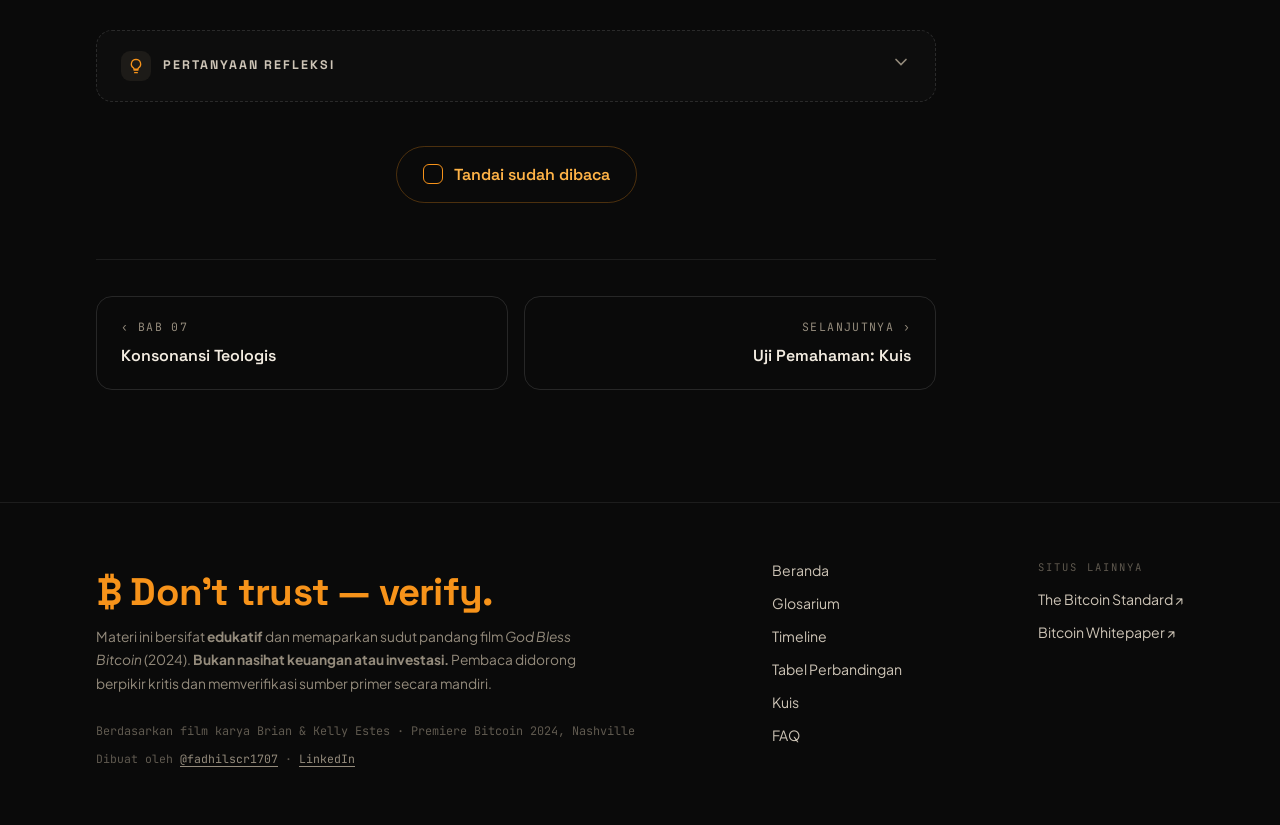
<file: bab-8.html>
<!DOCTYPE html>
<html lang="id">
<head>
<script>document.documentElement.classList.add('js');</script>
<meta charset="UTF-8" />
<meta name="viewport" content="width=device-width, initial-scale=1.0" />
<title>Bab 08: Cakrawala Masa Depan Peradaban — God Bless Bitcoin</title>
<meta name="description" content="Transisi menuju standar Bitcoin & berakhirnya siklus penindasan." />
<link rel="canonical" href="https://god-bless-bitcoin.vercel.app/bab-8.html" />
<meta name="theme-color" content="#0A0A0A" />
<meta property="og:type" content="article" />
<meta property="og:site_name" content="God Bless Bitcoin" />
<meta property="og:locale" content="id_ID" />
<meta property="og:title" content="Bab 08: Cakrawala Masa Depan Peradaban" />
<meta property="og:description" content="Transisi menuju standar Bitcoin & berakhirnya siklus penindasan." />
<meta property="og:url" content="https://god-bless-bitcoin.vercel.app/bab-8.html" />
<meta property="og:image" content="https://god-bless-bitcoin.vercel.app/assets/og-image.png" />
<meta property="og:image:width" content="1200" />
<meta property="og:image:height" content="630" />
<meta name="twitter:card" content="summary_large_image" />
<meta name="twitter:title" content="Bab 08: Cakrawala Masa Depan Peradaban" />
<meta name="twitter:description" content="Transisi menuju standar Bitcoin & berakhirnya siklus penindasan." />
<meta name="twitter:image" content="https://god-bless-bitcoin.vercel.app/assets/og-image.png" />
<link rel="preconnect" href="https://fonts.googleapis.com" />
<link rel="preconnect" href="https://fonts.gstatic.com" crossorigin />
<link href="https://fonts.googleapis.com/css2?family=Space+Grotesk:wght@400;500;600;700&family=Plus+Jakarta+Sans:ital,wght@0,400;0,500;0,600;0,700;1,400;1,500&family=JetBrains+Mono:wght@400;500;600&display=swap" rel="stylesheet" />
<link rel="icon" href="assets/favicon.svg" type="image/svg+xml" />
<link rel="icon" type="image/png" sizes="32x32" href="assets/favicon-32.png" />
<link rel="apple-touch-icon" href="assets/icon-180.png" />
<link rel="stylesheet" href="assets/styles.css" />
<link rel="stylesheet" href="assets/diagrams.css" />
</head>
<body data-page="bab-8">
<div class="scrollbar"></div>
<header class="nav">
  <div class="nav__inner">
    <a class="brand" href="index.html">
      <span class="brand__mark btc">₿</span>
      <span class="brand__txt">God Bless Bitcoin<small>Materi Pembelajaran</small></span>
    </a>
    <span class="nav__spacer"></span>
    <nav class="nav__links" aria-label="Navigasi utama">
      <a class="nav__link is-active" href="bab-1.html">Bab</a>
      <a class="nav__link" href="glosarium.html">Glosarium</a>
      <a class="nav__link" href="timeline.html">Timeline</a>
      <a class="nav__link" href="tabel.html">Tabel</a>
      <a class="nav__link" href="kuis.html">Kuis</a>
      <a class="nav__link" href="faq.html">FAQ</a>
      <div class="nav__xdrop" data-xdrop><button class="nav__xdrop-btn" type="button" aria-haspopup="true" aria-expanded="false"><span class="nav__xl-ico">&#x20BF;</span><span>Situs Lainnya</span><svg class="nav__xdrop-chev" viewBox="0 0 24 24" width="11" height="11" fill="none" stroke="currentColor" stroke-width="2.5" stroke-linecap="round" stroke-linejoin="round"><path d="M6 9l6 6 6-6"/></svg></button><div class="nav__xdrop-panel"><a class="nav__xdrop-item" href="https://bitcoin-standard-one.vercel.app" target="_blank" rel="noopener noreferrer"><span class="nav__xl-ico">&#x20BF;</span><span><span class="nav__xl-name">The Bitcoin Standard</span><span class="nav__xl-sub">Buku Saifedean Ammous</span></span><svg class="nav__xl-ext" viewBox="0 0 24 24" width="10" height="10" fill="none" stroke="currentColor" stroke-width="2.5" stroke-linecap="round" stroke-linejoin="round"><path d="M18 13v6a2 2 0 01-2 2H5a2 2 0 01-2-2V8a2 2 0 012-2h6M15 3h6v6M10 14L21 3"/></svg></a><a class="nav__xdrop-item" href="https://bitcoin-whitepaper-two.vercel.app" target="_blank" rel="noopener noreferrer"><span class="nav__xl-ico">&#x20BF;</span><span><span class="nav__xl-name">Bitcoin Whitepaper</span><span class="nav__xl-sub">Whitepaper Satoshi Nakamoto</span></span><svg class="nav__xl-ext" viewBox="0 0 24 24" width="10" height="10" fill="none" stroke="currentColor" stroke-width="2.5" stroke-linecap="round" stroke-linejoin="round"><path d="M18 13v6a2 2 0 01-2 2H5a2 2 0 01-2-2V8a2 2 0 012-2h6M15 3h6v6M10 14L21 3"/></svg></a></div></div>
    </nav>
    <span class="nav__progress">Progres <b>0%</b><span class="nav__dot"><i></i></span></span>
    <button class="menu-btn" data-open-menu aria-label="Buka daftar materi">
      <svg viewBox="0 0 24 24" fill="none" stroke="currentColor" stroke-width="2" stroke-linecap="round"><path d="M4 7h16M4 12h16M4 17h16"/></svg>
      Materi
    </button>
  </div>
</header>

<main class="page">
  <section class="chap-band">
    <span class="chap-band__ghost" aria-hidden="true">08</span>
    <div class="wrap" data-reveal>
      <span class="chap-band__no mono">BAB 08 · MATERI INTI</span>
      <h1>Cakrawala Masa Depan Peradaban</h1>
      <p class="chap-band__sub">Transisi menuju standar Bitcoin & berakhirnya siklus penindasan.</p>
      <div class="chap-band__meta">
        <span><svg viewBox="0 0 24 24" fill="none" stroke="currentColor" stroke-width="2" stroke-linecap="round" stroke-linejoin="round"><circle cx="12" cy="12" r="9"/><path d="M12 7v5l3 2"/></svg> ± 7 menit baca</span>
        <span><svg viewBox="0 0 24 24" fill="none" stroke="currentColor" stroke-width="2" stroke-linecap="round" stroke-linejoin="round"><path d="M4 19.5A2.5 2.5 0 016.5 17H20"/><path d="M6.5 2H20v20H6.5A2.5 2.5 0 014 19.5v-15A2.5 2.5 0 016.5 2z"/></svg> Bab 08 dari 8</span>
      </div>
    </div>
  </section>

  <section class="article">
    <div class="wrap">
      <div class="read">
        <div class="callout c-obj" data-reveal>
          <div class="callout__title"><span class="ic"><svg viewBox="0 0 24 24" fill="none" stroke="currentColor" stroke-width="2"><circle cx="12" cy="12" r="9"/><circle cx="12" cy="12" r="5"/><circle cx="12" cy="12" r="1.4" fill="currentColor"/></svg></span>Tujuan Pembelajaran</div>
          <ol>
            <li>Memahami konsep <strong>“Bitcoinisasi”</strong> dan proyeksi waktunya.</li>
            <li>Menganalisis Bitcoin sebagai <strong>“teknologi pemersatu”</strong> lintas ideologi.</li>
            <li>Mengevaluasi dikotomi masa depan: distopia CBDC vs kemerdekaan Bitcoin.</li>
          </ol>
        </div>

        <h2>Fenomena “Bitcoinisasi”</h2>
        <p>Film memproyeksikan transisi konvergen dari fiksi mata uang fiat menuju realitas Bitcoin — fenomena <strong>“Bitcoinisasi”</strong>. Mata uang fiat (dolar, euro, pound, yen) diramalkan runtuh di bawah hiperinflasi dan beban utang kedaulatan, memberi jalan bagi standar Bitcoin global yang tunggal dan imparsial.</p>
        <p>Para analis memperkirakan pergeseran ini — di mana bank sentral mulai mengakuisisi Bitcoin sebagai cadangan strategis — dapat terjadi hanya dalam <strong>5 hingga 10 tahun</strong> ke depan, seiring akselerasi kebangkrutan matematis sistem fiat.</p>
        <h2>Pemerintahan yang Lebih Kecil</h2>
        <p>Peralihan ke uang keras (<em>hard sound money</em>) akan memangkas ukuran dan kekuasaan institusi pemerintah. Karena negara kehilangan monopoli menarik pajak tersembunyi lewat pencetakan uang, birokrasi menyusut hingga hanya fungsi esensial. Ekonomi bergeser dari ilusi utang kredit ekspansif menuju tatanan berbasis <strong>tabungan riil, produktivitas, dan kepemilikan aset otentik</strong>.</p>

        <figure class="dgm" data-reveal>
          <div class="dgm__title">Proyeksi Transisi</div>
          <div class="statband"><div class="statband__c hot"><div class="statband__n">5–10</div><div class="statband__l"> Tahun proyeksi mulai “Bitcoinisasi”</div></div><div class="statband__c"><div class="statband__n"><span data-count="3">0</span></div><div class="statband__l">Ideologi bertemu: Konservatif, Progresif, Libertarian</div></div><div class="statband__c"><div class="statband__n"><span data-count="21">0</span><small> Jt</small></div><div class="statband__l">Batas yang melucuti monopoli pencetakan negara</div></div></div>
        </figure>

        <h2>Teknologi Pemersatu</h2>
        <p>Salah satu observasi paling optimis: Bitcoin muncul sebagai <strong>“teknologi pemersatu”</strong> langka. Di tengah politik yang terpolarisasi, konsensus matematika <em>trustless</em> Bitcoin beresonansi dengan spektrum ideologi luas: <strong>Konservatif</strong> (perlindungan kepemilikan), <strong>Progresif</strong> (kesetaraan akses), dan <strong>Libertarian</strong> (kebebasan dari paksaan negara) — semuanya menemukan nilai mereka termanifestasi dalam kode kriptografi yang tak dapat diubah.</p>
        <h2>Dikotomi Akhir: Dua Jalan Peradaban</h2>
        <p>Film menutup dengan observasi siklus abadi sejarah: <em>Kebebasan → Penindasan → Revolusi → kembali ke Kebebasan</em>. Namun di titik persimpangan teknologi saat ini, manusia menghadapi bifurkasi yang tak bisa dikembalikan.</p>
        <p><strong>Jalan 1 — Distopia:</strong> Menyerah pada otoritarianisme via CBDC, identitas digital biometrik, dan skor kredit sosial — memberi negara kekuatan memprogram dan mendominasi total, membuat revolusi rakyat di masa depan menjadi mustahil.</p>
        <p><strong>Jalan 2 — Pembebasan:</strong> Opt-in massal ke standar moneter terdesentralisasi yang mengalahkan sumber kejahatan institusional: mesin pencetak uang. Dengan mencabut kemampuan negara mengontrol kapital, fondasi sistem penindasan dilucuti — membuka jalan bagi perdamaian struktural, keadilan intergenerasional, dan kedaulatan individu yang absolut.</p>

        <figure class="dgm" data-reveal style="margin-top:54px">
          <div class="dgm__title">Dua Jalan Peradaban</div>
          <div class="paths">
            <div class="path dys"><div class="path__tag">Jalan 1 · Distopia</div><h4>Otoritarianisme CBDC</h4><ul><li>Identitas digital biometrik wajib</li><li>Skor kredit sosial</li><li>Uang yang bisa diprogram &amp; dibekukan</li><li>Revolusi rakyat jadi mustahil</li></ul></div>
            <div class="path lib"><div class="path__tag">Jalan 2 · Pembebasan</div><h4>Standar Terdesentralisasi</h4><ul><li>Negara kehilangan monopoli cetak uang</li><li>Perdamaian struktural &amp; transparan</li><li>Keadilan antar-generasi</li><li>Kedaulatan individu yang absolut</li></ul></div>
          </div>
        </figure>

        <div class="callout c-key">
          <div class="callout__title"><span class="ic"><svg viewBox="0 0 24 24" fill="none" stroke="currentColor" stroke-width="2" stroke-linecap="round" stroke-linejoin="round"><circle cx="8" cy="15" r="4"/><path d="M10.8 12.2L20 3M16 7l3 3"/></svg></span>Poin Kunci</div>
          <ul>
            <li><strong>“Bitcoinisasi”:</strong> fiat runtuh, Bitcoin jadi standar global dalam 5–10 tahun (proyeksi).</li>
            <li>Uang keras memaksa pemerintahan menyusut ke fungsi esensial.</li>
            <li>Bitcoin = teknologi pemersatu lintas Konservatif, Progresif, Libertarian.</li>
            <li>Siklus sejarah: <strong>Kebebasan → Penindasan → Revolusi → Kebebasan</strong>.</li>
            <li>Dua jalan masa depan: distopia CBDC vs kemerdekaan terdesentralisasi.</li>
          </ul>
        </div>
        <figure class="quote">
          <p>Mencabut kemampuan negara mengontrol produksi kapital sama dengan melucuti fondasi arsitektur sistem penindasan manusia itu sendiri.</p>
          <cite>— Konklusi film God Bless Bitcoin</cite>
        </figure>

        <details class="reflect" data-reveal>
          <summary>
            <span class="ic"><svg viewBox="0 0 24 24" fill="none" stroke="currentColor" stroke-width="2" stroke-linecap="round" stroke-linejoin="round"><path d="M9 18h6M10 22h4M12 2a7 7 0 00-4 12.7c.6.5 1 1.3 1 2.1h6c0-.8.4-1.6 1-2.1A7 7 0 0012 2z"/></svg></span>
            <b>Pertanyaan Refleksi</b>
            <span class="chev"><svg viewBox="0 0 24 24" width="20" height="20" fill="none" stroke="currentColor" stroke-width="2" stroke-linecap="round"><path d="M6 9l6 6 6-6"/></svg></span>
          </summary>
          <div class="reflect__body">
            <ol>
              <li>Mengapa Bitcoin bisa diterima oleh ideologi politik yang saling bertentangan?</li>
              <li>Jika Anda harus memilih satu dari dua jalan masa depan, mana dan mengapa?</li>
            </ol>
          </div>
        </details>

        <div class="read-toggle">
          <button id="markRead" data-slug="bab-8">
            <span class="box"><svg viewBox="0 0 24 24" fill="none" stroke="currentColor" stroke-width="3" stroke-linecap="round" stroke-linejoin="round"><path d="M5 13l4 4L19 7"/></svg></span>
            <span class="label">Tandai sudah dibaca</span>
          </button>
        </div>

        <nav class="chap-nav" aria-label="Navigasi bab">
        <a class="prev" href="bab-7.html"><span class="lbl">‹ Bab 07</span><span class="ttl">Konsonansi Teologis</span></a>
        <a class="next" href="kuis.html"><span class="lbl">Selanjutnya ›</span><span class="ttl">Uji Pemahaman: Kuis</span></a>
      </nav>
      </div>
    </div>
  </section>
</main>

<footer class="foot">
  <div class="wrap foot__grid">
    <div>
      <div class="foot__tag btc">₿ Don't trust — verify.</div>
      <p class="foot__disc">Materi ini bersifat <strong>edukatif</strong> dan memaparkan sudut pandang film <em>God Bless Bitcoin</em> (2024). <strong>Bukan nasihat keuangan atau investasi.</strong> Pembaca didorong berpikir kritis dan memverifikasi sumber primer secara mandiri.</p>
      <p class="foot__cred">Berdasarkan film karya Brian &amp; Kelly Estes · Premiere Bitcoin 2024, Nashville</p>
      <p class="foot__made">Dibuat oleh <a href="https://www.instagram.com/fadhilscr1707" target="_blank" rel="noopener noreferrer">@fadhilscr1707</a> &middot; <a href="https://www.linkedin.com/in/fadhilmuhammadhafizd" target="_blank" rel="noopener noreferrer">LinkedIn</a></p>
    </div>
    <nav class="foot__links" aria-label="Tautan kaki">
      <a href="index.html">Beranda</a>
      <a href="glosarium.html">Glosarium</a>
      <a href="timeline.html">Timeline</a>
      <a href="tabel.html">Tabel Perbandingan</a>
      <a href="kuis.html">Kuis</a>
      <a href="faq.html">FAQ</a>
    </nav>
    <div class="foot__xcol">
      <div class="foot__heading">Situs Lainnya</div>
      <nav class="foot__links" aria-label="Situs terkait">
        <a href="https://bitcoin-standard-one.vercel.app" target="_blank" rel="noopener noreferrer">The Bitcoin Standard ↗</a>
        <a href="https://bitcoin-whitepaper-two.vercel.app" target="_blank" rel="noopener noreferrer">Bitcoin Whitepaper ↗</a>
      </nav>
    </div>
  </div>
</footer>
<button class="focus-fab" id="focusFab" aria-label="Mode fokus baca">
  <svg viewBox="0 0 24 24" fill="none" stroke="currentColor" stroke-width="2" stroke-linecap="round" stroke-linejoin="round"><path d="M2 12s3.5-7 10-7 10 7 10 7-3.5 7-10 7-10-7-10-7z"/><circle cx="12" cy="12" r="3"/></svg>
  <span class="label">Mode fokus</span>
</button>
<script src="assets/image-slot.js"></script>
<script src="assets/app.js"></script>
</body>
</html>
</file>
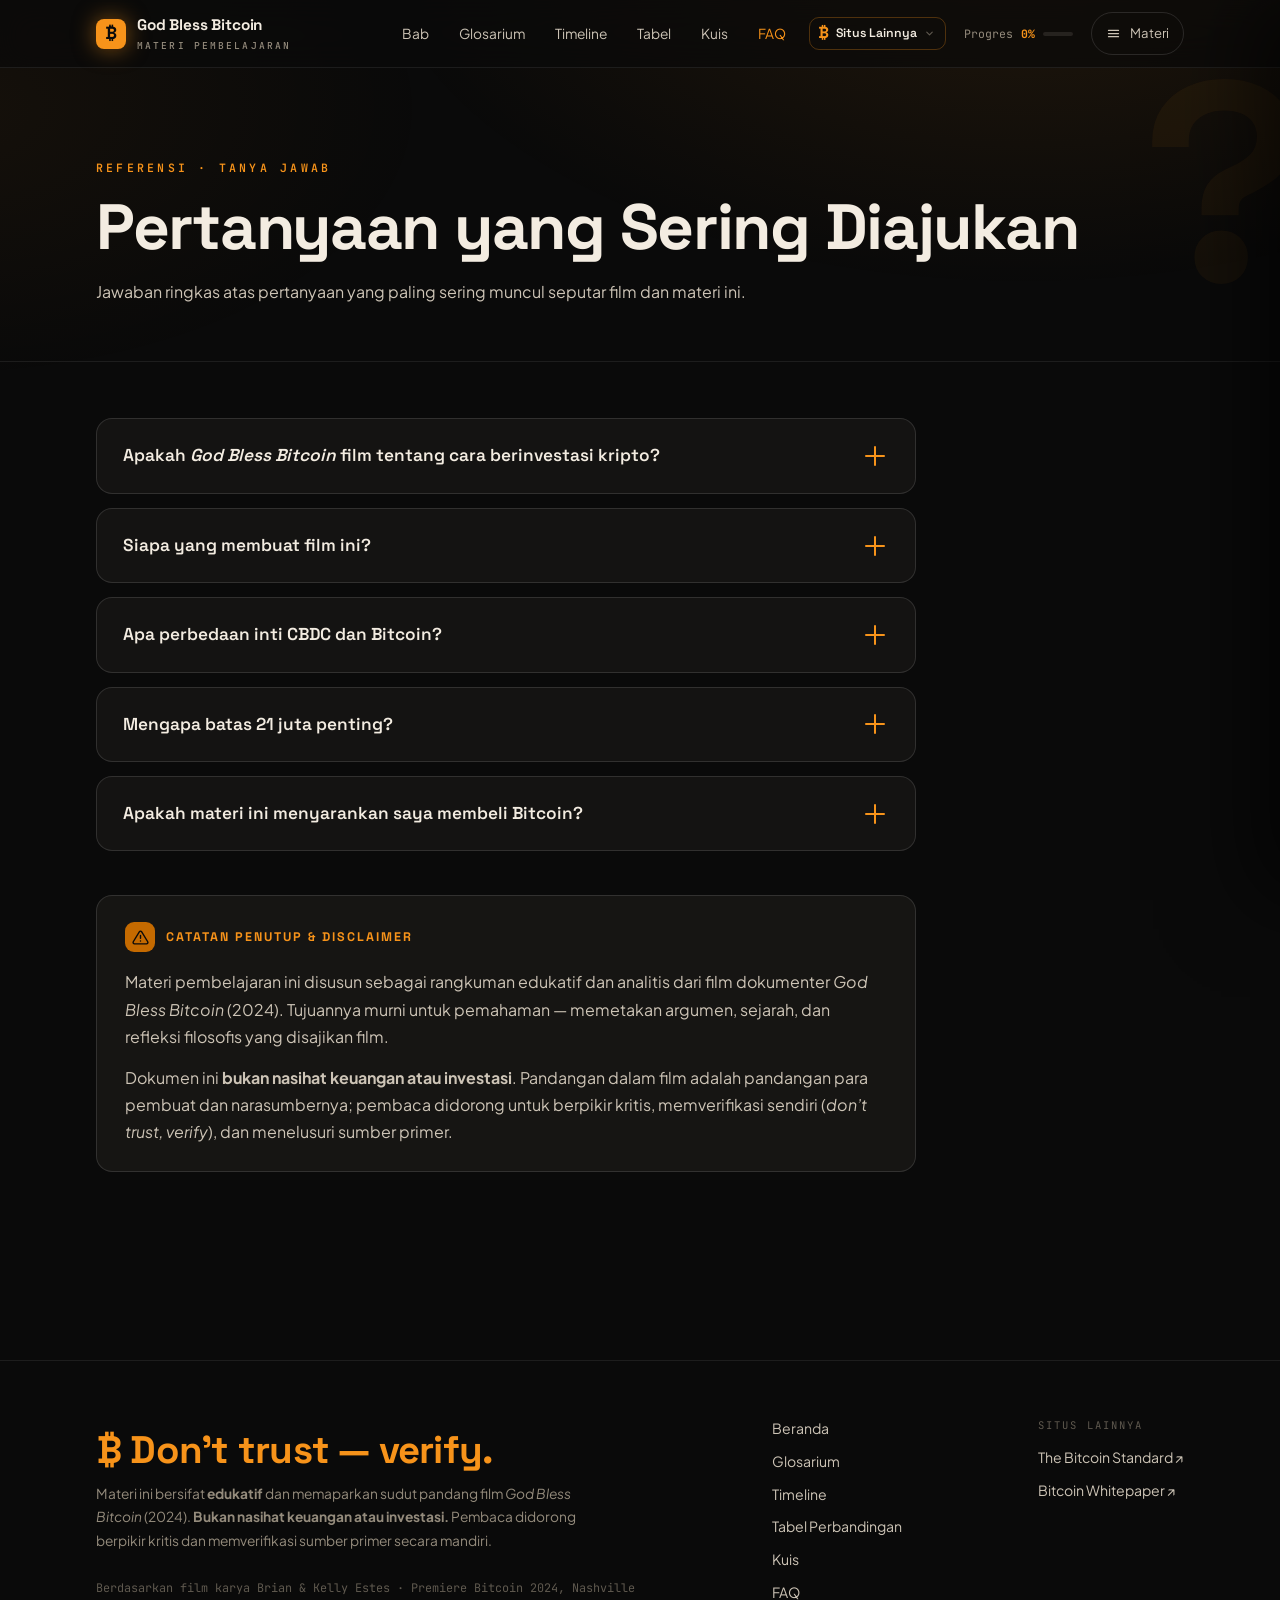
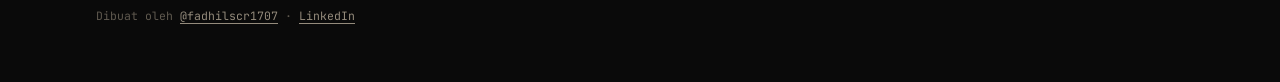
<file: faq.html>
<!DOCTYPE html>
<html lang="id">
<head>
<script>document.documentElement.classList.add('js');</script>
<meta charset="UTF-8" />
<meta name="viewport" content="width=device-width, initial-scale=1.0" />
<title>FAQ — God Bless Bitcoin</title>
<meta name="description" content="Pertanyaan yang sering diajukan tentang film God Bless Bitcoin." />
<link rel="canonical" href="https://god-bless-bitcoin.vercel.app/faq.html" />
<meta name="theme-color" content="#0A0A0A" />
<meta property="og:type" content="website" />
<meta property="og:site_name" content="God Bless Bitcoin" />
<meta property="og:locale" content="id_ID" />
<meta property="og:title" content="FAQ — God Bless Bitcoin" />
<meta property="og:description" content="Pertanyaan yang sering diajukan tentang film God Bless Bitcoin." />
<meta property="og:url" content="https://god-bless-bitcoin.vercel.app/faq.html" />
<meta property="og:image" content="https://god-bless-bitcoin.vercel.app/assets/og-image.png" />
<meta property="og:image:width" content="1200" />
<meta property="og:image:height" content="630" />
<meta name="twitter:card" content="summary_large_image" />
<meta name="twitter:title" content="FAQ — God Bless Bitcoin" />
<meta name="twitter:description" content="Pertanyaan yang sering diajukan tentang film God Bless Bitcoin." />
<meta name="twitter:image" content="https://god-bless-bitcoin.vercel.app/assets/og-image.png" />
<link rel="preconnect" href="https://fonts.googleapis.com" />
<link rel="preconnect" href="https://fonts.gstatic.com" crossorigin />
<link href="https://fonts.googleapis.com/css2?family=Space+Grotesk:wght@400;500;600;700&family=Plus+Jakarta+Sans:ital,wght@0,400;0,500;0,600;0,700;1,400;1,500&family=JetBrains+Mono:wght@400;500;600&display=swap" rel="stylesheet" />
<link rel="icon" href="assets/favicon.svg" type="image/svg+xml" />
<link rel="icon" type="image/png" sizes="32x32" href="assets/favicon-32.png" />
<link rel="apple-touch-icon" href="assets/icon-180.png" />
<link rel="stylesheet" href="assets/styles.css" />
<link rel="stylesheet" href="assets/diagrams.css" />
</head>
<body data-page="faq">
<div class="scrollbar"></div>
<header class="nav">
  <div class="nav__inner">
    <a class="brand" href="index.html"><span class="brand__mark btc">₿</span><span class="brand__txt">God Bless Bitcoin<small>Materi Pembelajaran</small></span></a>
    <span class="nav__spacer"></span>
    <nav class="nav__links" aria-label="Navigasi utama">
      <a class="nav__link" href="bab-1.html">Bab</a>
      <a class="nav__link" href="glosarium.html">Glosarium</a>
      <a class="nav__link" href="timeline.html">Timeline</a>
      <a class="nav__link" href="tabel.html">Tabel</a>
      <a class="nav__link" href="kuis.html">Kuis</a>
      <a class="nav__link is-active" href="faq.html">FAQ</a>
      <div class="nav__xdrop" data-xdrop><button class="nav__xdrop-btn" type="button" aria-haspopup="true" aria-expanded="false"><span class="nav__xl-ico">&#x20BF;</span><span>Situs Lainnya</span><svg class="nav__xdrop-chev" viewBox="0 0 24 24" width="11" height="11" fill="none" stroke="currentColor" stroke-width="2.5" stroke-linecap="round" stroke-linejoin="round"><path d="M6 9l6 6 6-6"/></svg></button><div class="nav__xdrop-panel"><a class="nav__xdrop-item" href="https://bitcoin-standard-one.vercel.app" target="_blank" rel="noopener noreferrer"><span class="nav__xl-ico">&#x20BF;</span><span><span class="nav__xl-name">The Bitcoin Standard</span><span class="nav__xl-sub">Buku Saifedean Ammous</span></span><svg class="nav__xl-ext" viewBox="0 0 24 24" width="10" height="10" fill="none" stroke="currentColor" stroke-width="2.5" stroke-linecap="round" stroke-linejoin="round"><path d="M18 13v6a2 2 0 01-2 2H5a2 2 0 01-2-2V8a2 2 0 012-2h6M15 3h6v6M10 14L21 3"/></svg></a><a class="nav__xdrop-item" href="https://bitcoin-whitepaper-two.vercel.app" target="_blank" rel="noopener noreferrer"><span class="nav__xl-ico">&#x20BF;</span><span><span class="nav__xl-name">Bitcoin Whitepaper</span><span class="nav__xl-sub">Whitepaper Satoshi Nakamoto</span></span><svg class="nav__xl-ext" viewBox="0 0 24 24" width="10" height="10" fill="none" stroke="currentColor" stroke-width="2.5" stroke-linecap="round" stroke-linejoin="round"><path d="M18 13v6a2 2 0 01-2 2H5a2 2 0 01-2-2V8a2 2 0 012-2h6M15 3h6v6M10 14L21 3"/></svg></a></div></div>
    </nav>
    <span class="nav__progress">Progres <b>0%</b><span class="nav__dot"><i></i></span></span>
    <button class="menu-btn" data-open-menu aria-label="Buka daftar materi"><svg viewBox="0 0 24 24" fill="none" stroke="currentColor" stroke-width="2" stroke-linecap="round"><path d="M4 7h16M4 12h16M4 17h16"/></svg>Materi</button>
  </div>
</header>
<main class="page">
  <section class="phead">
    <span class="phead__big" aria-hidden="true">?</span>
    <div class="wrap" data-reveal>
      <span class="eyebrow">Referensi · Tanya Jawab</span>
      <h1>Pertanyaan yang Sering Diajukan</h1>
      <p>Jawaban ringkas atas pertanyaan yang paling sering muncul seputar film dan materi ini.</p>
    </div>
  </section>
  <section class="section" style="padding-top:clamp(36px,5vw,56px)">
    <div class="wrap">
      <div class="faq">
        <details class="faq__item" data-reveal>
          <summary><span class="q">Apakah <em>God Bless Bitcoin</em> film tentang cara berinvestasi kripto?</span><span class="plus" aria-hidden="true"></span></summary>
          <div class="faq__a">Bukan. Film ini adalah dokumenter filosofis-etis tentang moralitas sistem moneter. Bitcoin dibahas sebagai solusi sosial, bukan sebagai saran investasi.</div>
        </details>
        <details class="faq__item" data-reveal>
          <summary><span class="q">Siapa yang membuat film ini?</span><span class="plus" aria-hidden="true"></span></summary>
          <div class="faq__a">Brian dan Kelly Estes, sebagai <em>passion project</em> selama lebih dari dua tahun. Premiere di konferensi Bitcoin 2024, Nashville.</div>
        </details>
        <details class="faq__item" data-reveal>
          <summary><span class="q">Apa perbedaan inti CBDC dan Bitcoin?</span><span class="plus" aria-hidden="true"></span></summary>
          <div class="faq__a">CBDC tersentralisasi, dapat diawasi &amp; diprogram negara. Bitcoin terdesentralisasi, tanpa izin, dan kedaulatannya di tangan individu lewat kunci privat.</div>
        </details>
        <details class="faq__item" data-reveal>
          <summary><span class="q">Mengapa batas 21 juta penting?</span><span class="plus" aria-hidden="true"></span></summary>
          <div class="faq__a">Karena membuat Bitcoin tahan inflasi — tak ada yang bisa mencetak lebih banyak untuk mendilusi nilai, berbeda dari fiat.</div>
        </details>
        <details class="faq__item" data-reveal>
          <summary><span class="q">Apakah materi ini menyarankan saya membeli Bitcoin?</span><span class="plus" aria-hidden="true"></span></summary>
          <div class="faq__a">Tidak. Materi ini bersifat edukatif untuk memahami argumen film. Keputusan finansial adalah tanggung jawab pribadi; pertimbangkan konsultasi dengan penasihat berlisensi.</div>
        </details>
      </div>

      <div class="callout c-key" style="margin-top:44px;max-width:820px" data-reveal>
        <div class="callout__title"><span class="ic"><svg viewBox="0 0 24 24" fill="none" stroke="currentColor" stroke-width="2" stroke-linecap="round" stroke-linejoin="round"><path d="M12 9v4M12 17h.01M10.3 3.9L1.8 18a2 2 0 001.7 3h17a2 2 0 001.7-3L13.7 3.9a2 2 0 00-3.4 0z"/></svg></span>Catatan Penutup &amp; Disclaimer</div>
        <p style="color:var(--text-soft);margin:0 0 14px">Materi pembelajaran ini disusun sebagai rangkuman edukatif dan analitis dari film dokumenter <em>God Bless Bitcoin</em> (2024). Tujuannya murni untuk pemahaman — memetakan argumen, sejarah, dan refleksi filosofis yang disajikan film.</p>
        <p style="color:var(--text-soft);margin:0">Dokumen ini <strong>bukan nasihat keuangan atau investasi</strong>. Pandangan dalam film adalah pandangan para pembuat dan narasumbernya; pembaca didorong untuk berpikir kritis, memverifikasi sendiri (<em>don’t trust, verify</em>), dan menelusuri sumber primer.</p>
      </div>
    </div>
  </section>
</main>
<footer class="foot">
  <div class="wrap foot__grid">
    <div>
      <div class="foot__tag btc">₿ Don't trust — verify.</div>
      <p class="foot__disc">Materi ini bersifat <strong>edukatif</strong> dan memaparkan sudut pandang film <em>God Bless Bitcoin</em> (2024). <strong>Bukan nasihat keuangan atau investasi.</strong> Pembaca didorong berpikir kritis dan memverifikasi sumber primer secara mandiri.</p>
      <p class="foot__cred">Berdasarkan film karya Brian &amp; Kelly Estes · Premiere Bitcoin 2024, Nashville</p>
      <p class="foot__made">Dibuat oleh <a href="https://www.instagram.com/fadhilscr1707" target="_blank" rel="noopener noreferrer">@fadhilscr1707</a> &middot; <a href="https://www.linkedin.com/in/fadhilmuhammadhafizd" target="_blank" rel="noopener noreferrer">LinkedIn</a></p>
    </div>
    <nav class="foot__links" aria-label="Tautan kaki">
      <a href="index.html">Beranda</a><a href="glosarium.html">Glosarium</a><a href="timeline.html">Timeline</a><a href="tabel.html">Tabel Perbandingan</a><a href="kuis.html">Kuis</a><a href="faq.html">FAQ</a>
    </nav>
    <div class="foot__xcol">
      <div class="foot__heading">Situs Lainnya</div>
      <nav class="foot__links" aria-label="Situs terkait">
        <a href="https://bitcoin-standard-one.vercel.app" target="_blank" rel="noopener noreferrer">The Bitcoin Standard ↗</a>
        <a href="https://bitcoin-whitepaper-two.vercel.app" target="_blank" rel="noopener noreferrer">Bitcoin Whitepaper ↗</a>
      </nav>
    </div>
  </div>
</footer>
<script src="assets/image-slot.js"></script>
<script src="assets/app.js"></script>
</body>
</html>
</file>
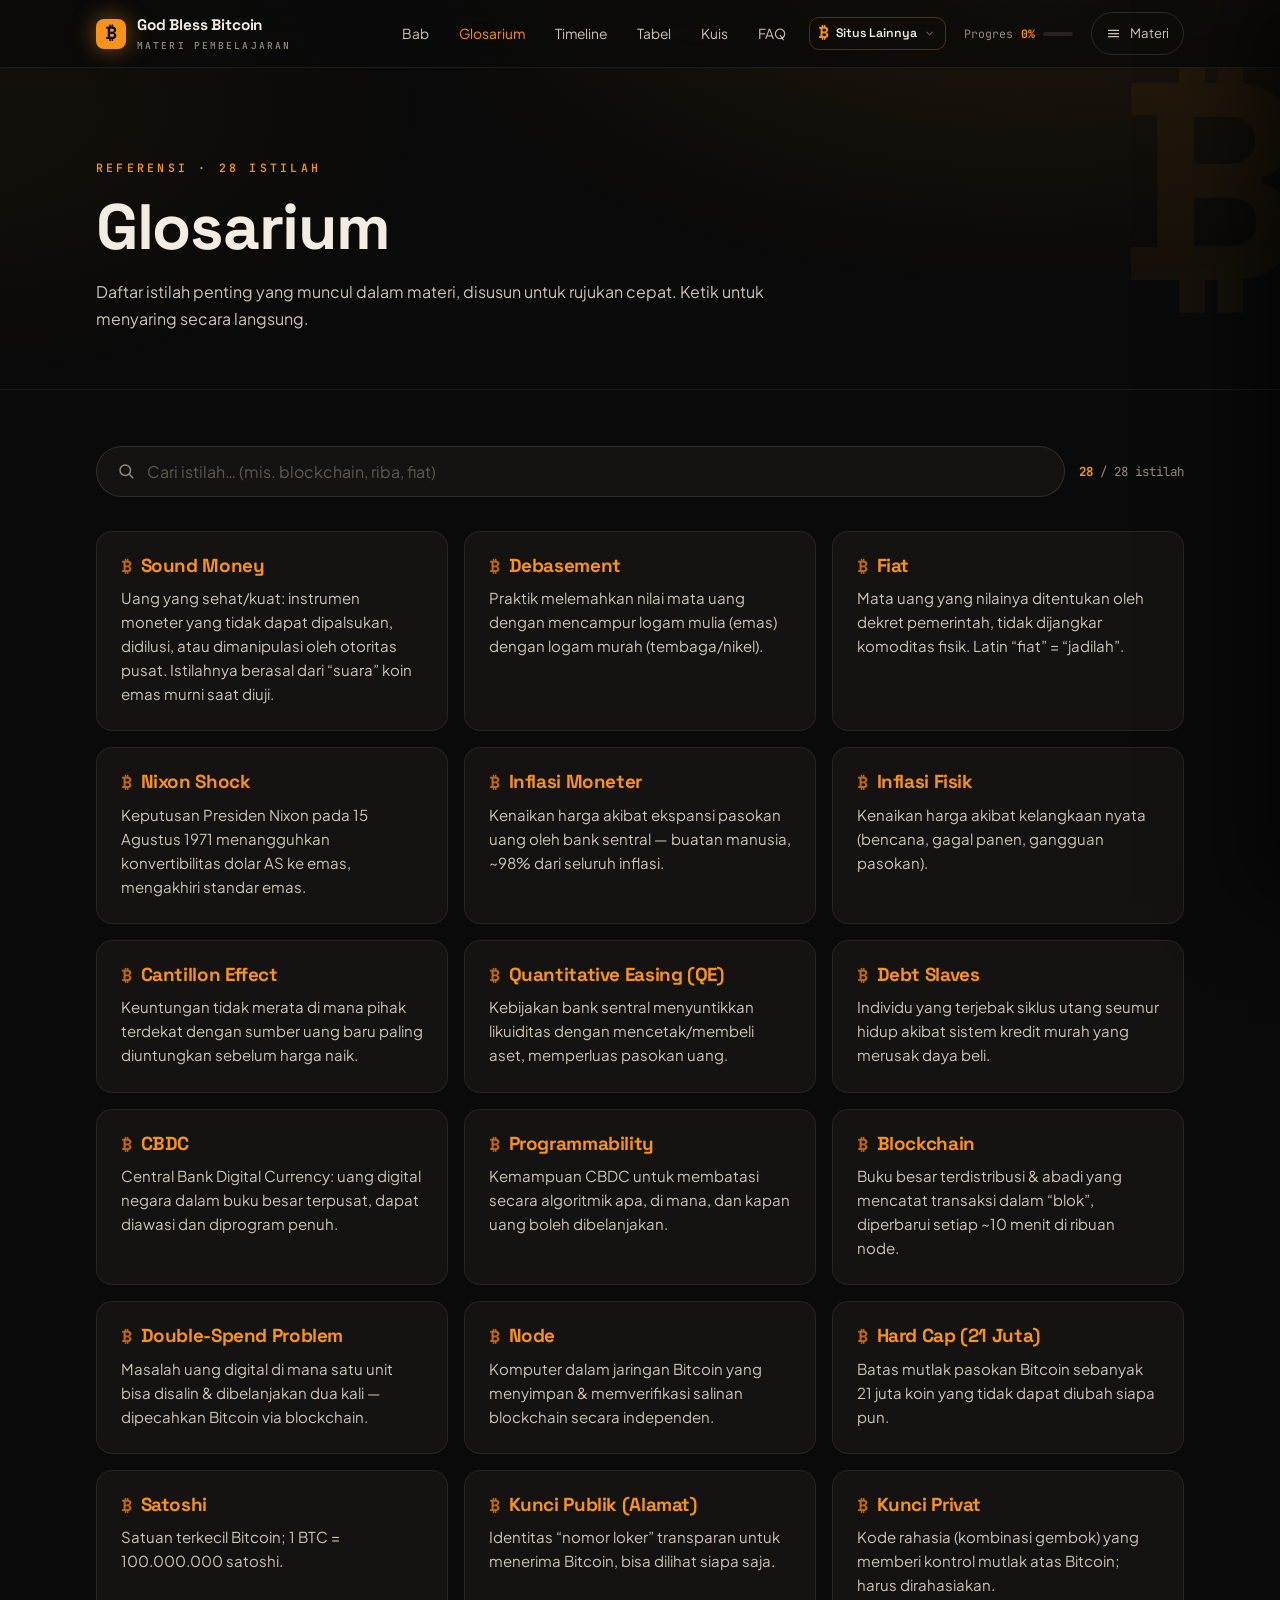
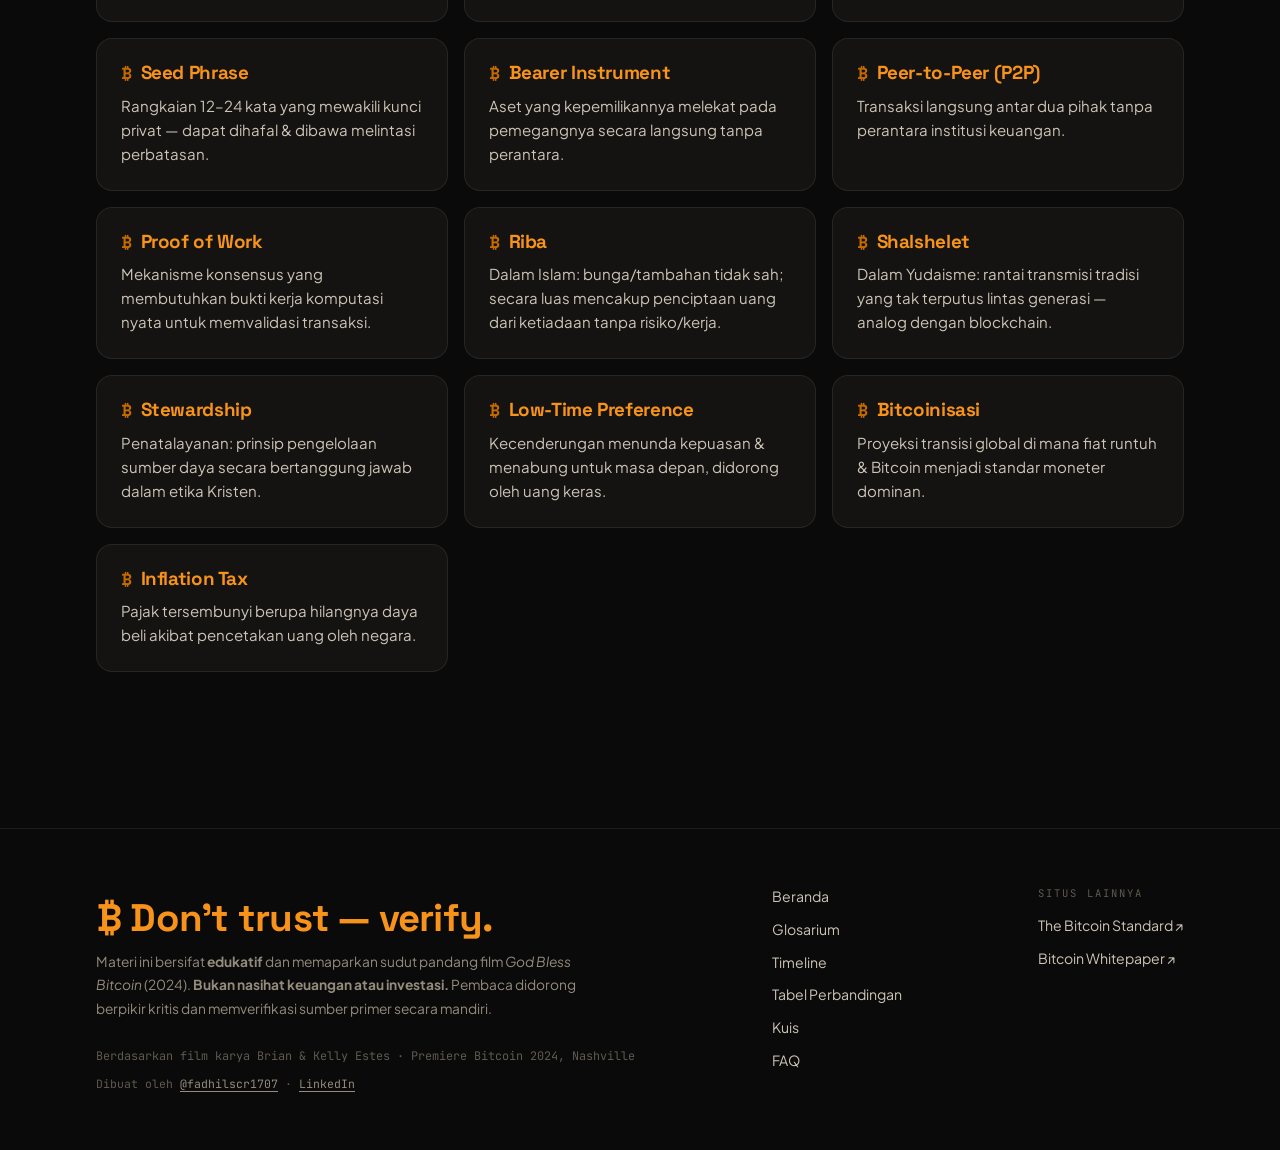
<file: glosarium.html>
<!DOCTYPE html>
<html lang="id">
<head>
<script>document.documentElement.classList.add('js');</script>
<meta charset="UTF-8" />
<meta name="viewport" content="width=device-width, initial-scale=1.0" />
<title>Glosarium — God Bless Bitcoin</title>
<meta name="description" content="28 istilah penting dari film God Bless Bitcoin dengan pencarian langsung." />
<link rel="canonical" href="https://god-bless-bitcoin.vercel.app/glosarium.html" />
<meta name="theme-color" content="#0A0A0A" />
<meta property="og:type" content="website" />
<meta property="og:site_name" content="God Bless Bitcoin" />
<meta property="og:locale" content="id_ID" />
<meta property="og:title" content="Glosarium — God Bless Bitcoin" />
<meta property="og:description" content="28 istilah penting dari film God Bless Bitcoin dengan pencarian langsung." />
<meta property="og:url" content="https://god-bless-bitcoin.vercel.app/glosarium.html" />
<meta property="og:image" content="https://god-bless-bitcoin.vercel.app/assets/og-image.png" />
<meta property="og:image:width" content="1200" />
<meta property="og:image:height" content="630" />
<meta name="twitter:card" content="summary_large_image" />
<meta name="twitter:title" content="Glosarium — God Bless Bitcoin" />
<meta name="twitter:description" content="28 istilah penting dari film God Bless Bitcoin dengan pencarian langsung." />
<meta name="twitter:image" content="https://god-bless-bitcoin.vercel.app/assets/og-image.png" />
<link rel="preconnect" href="https://fonts.googleapis.com" />
<link rel="preconnect" href="https://fonts.gstatic.com" crossorigin />
<link href="https://fonts.googleapis.com/css2?family=Space+Grotesk:wght@400;500;600;700&family=Plus+Jakarta+Sans:ital,wght@0,400;0,500;0,600;0,700;1,400;1,500&family=JetBrains+Mono:wght@400;500;600&display=swap" rel="stylesheet" />
<link rel="icon" href="assets/favicon.svg" type="image/svg+xml" />
<link rel="icon" type="image/png" sizes="32x32" href="assets/favicon-32.png" />
<link rel="apple-touch-icon" href="assets/icon-180.png" />
<link rel="stylesheet" href="assets/styles.css" />
<link rel="stylesheet" href="assets/diagrams.css" />
</head>
<body data-page="glosarium">
<div class="scrollbar"></div>
<header class="nav">
  <div class="nav__inner">
    <a class="brand" href="index.html"><span class="brand__mark btc">₿</span><span class="brand__txt">God Bless Bitcoin<small>Materi Pembelajaran</small></span></a>
    <span class="nav__spacer"></span>
    <nav class="nav__links" aria-label="Navigasi utama">
      <a class="nav__link" href="bab-1.html">Bab</a>
      <a class="nav__link is-active" href="glosarium.html">Glosarium</a>
      <a class="nav__link" href="timeline.html">Timeline</a>
      <a class="nav__link" href="tabel.html">Tabel</a>
      <a class="nav__link" href="kuis.html">Kuis</a>
      <a class="nav__link" href="faq.html">FAQ</a>
      <div class="nav__xdrop" data-xdrop><button class="nav__xdrop-btn" type="button" aria-haspopup="true" aria-expanded="false"><span class="nav__xl-ico">&#x20BF;</span><span>Situs Lainnya</span><svg class="nav__xdrop-chev" viewBox="0 0 24 24" width="11" height="11" fill="none" stroke="currentColor" stroke-width="2.5" stroke-linecap="round" stroke-linejoin="round"><path d="M6 9l6 6 6-6"/></svg></button><div class="nav__xdrop-panel"><a class="nav__xdrop-item" href="https://bitcoin-standard-one.vercel.app" target="_blank" rel="noopener noreferrer"><span class="nav__xl-ico">&#x20BF;</span><span><span class="nav__xl-name">The Bitcoin Standard</span><span class="nav__xl-sub">Buku Saifedean Ammous</span></span><svg class="nav__xl-ext" viewBox="0 0 24 24" width="10" height="10" fill="none" stroke="currentColor" stroke-width="2.5" stroke-linecap="round" stroke-linejoin="round"><path d="M18 13v6a2 2 0 01-2 2H5a2 2 0 01-2-2V8a2 2 0 012-2h6M15 3h6v6M10 14L21 3"/></svg></a><a class="nav__xdrop-item" href="https://bitcoin-whitepaper-two.vercel.app" target="_blank" rel="noopener noreferrer"><span class="nav__xl-ico">&#x20BF;</span><span><span class="nav__xl-name">Bitcoin Whitepaper</span><span class="nav__xl-sub">Whitepaper Satoshi Nakamoto</span></span><svg class="nav__xl-ext" viewBox="0 0 24 24" width="10" height="10" fill="none" stroke="currentColor" stroke-width="2.5" stroke-linecap="round" stroke-linejoin="round"><path d="M18 13v6a2 2 0 01-2 2H5a2 2 0 01-2-2V8a2 2 0 012-2h6M15 3h6v6M10 14L21 3"/></svg></a></div></div>
    </nav>
    <span class="nav__progress">Progres <b>0%</b><span class="nav__dot"><i></i></span></span>
    <button class="menu-btn" data-open-menu aria-label="Buka daftar materi"><svg viewBox="0 0 24 24" fill="none" stroke="currentColor" stroke-width="2" stroke-linecap="round"><path d="M4 7h16M4 12h16M4 17h16"/></svg>Materi</button>
  </div>
</header>
<main class="page">
  <section class="phead">
    <span class="phead__big" aria-hidden="true">₿</span>
    <div class="wrap" data-reveal>
      <span class="eyebrow">Referensi · 28 Istilah</span>
      <h1>Glosarium</h1>
      <p>Daftar istilah penting yang muncul dalam materi, disusun untuk rujukan cepat. Ketik untuk menyaring secara langsung.</p>
    </div>
  </section>
  <section class="section" style="padding-top:clamp(36px,5vw,56px)">
    <div class="wrap">
      <div class="glo-tools" data-reveal>
        <label class="search">
          <svg viewBox="0 0 24 24" fill="none" stroke="currentColor" stroke-width="2" stroke-linecap="round"><circle cx="11" cy="11" r="7"/><path d="M21 21l-4.3-4.3"/></svg>
          <input id="gloSearch" type="search" placeholder="Cari istilah… (mis. blockchain, riba, fiat)" autocomplete="off" />
        </label>
        <span class="glo-count" id="gloCount"><b>28</b> / 28 istilah</span>
      </div>
      <div class="glo-grid" id="gloGrid">
        <article class="term" data-reveal data-term="sound money" data-def="uang yang sehat/kuat: instrumen moneter yang tidak dapat dipalsukan, didilusi, atau dimanipulasi oleh otoritas pusat. istilahnya berasal dari “suara” koin emas murni saat diuji." data-rawterm="Sound Money" data-rawdef="Uang yang sehat/kuat: instrumen moneter yang tidak dapat dipalsukan, didilusi, atau dimanipulasi oleh otoritas pusat. Istilahnya berasal dari “suara” koin emas murni saat diuji.">
          <h3>Sound Money</h3>
          <p>Uang yang sehat/kuat: instrumen moneter yang tidak dapat dipalsukan, didilusi, atau dimanipulasi oleh otoritas pusat. Istilahnya berasal dari “suara” koin emas murni saat diuji.</p>
        </article>
        <article class="term" data-reveal data-term="debasement" data-def="praktik melemahkan nilai mata uang dengan mencampur logam mulia (emas) dengan logam murah (tembaga/nikel)." data-rawterm="Debasement" data-rawdef="Praktik melemahkan nilai mata uang dengan mencampur logam mulia (emas) dengan logam murah (tembaga/nikel).">
          <h3>Debasement</h3>
          <p>Praktik melemahkan nilai mata uang dengan mencampur logam mulia (emas) dengan logam murah (tembaga/nikel).</p>
        </article>
        <article class="term" data-reveal data-term="fiat" data-def="mata uang yang nilainya ditentukan oleh dekret pemerintah, tidak dijangkar komoditas fisik. latin “fiat” = “jadilah”." data-rawterm="Fiat" data-rawdef="Mata uang yang nilainya ditentukan oleh dekret pemerintah, tidak dijangkar komoditas fisik. Latin “fiat” = “jadilah”.">
          <h3>Fiat</h3>
          <p>Mata uang yang nilainya ditentukan oleh dekret pemerintah, tidak dijangkar komoditas fisik. Latin “fiat” = “jadilah”.</p>
        </article>
        <article class="term" data-reveal data-term="nixon shock" data-def="keputusan presiden nixon pada 15 agustus 1971 menangguhkan konvertibilitas dolar as ke emas, mengakhiri standar emas." data-rawterm="Nixon Shock" data-rawdef="Keputusan Presiden Nixon pada 15 Agustus 1971 menangguhkan konvertibilitas dolar AS ke emas, mengakhiri standar emas.">
          <h3>Nixon Shock</h3>
          <p>Keputusan Presiden Nixon pada 15 Agustus 1971 menangguhkan konvertibilitas dolar AS ke emas, mengakhiri standar emas.</p>
        </article>
        <article class="term" data-reveal data-term="inflasi moneter" data-def="kenaikan harga akibat ekspansi pasokan uang oleh bank sentral — buatan manusia, ~98% dari seluruh inflasi." data-rawterm="Inflasi Moneter" data-rawdef="Kenaikan harga akibat ekspansi pasokan uang oleh bank sentral — buatan manusia, ~98% dari seluruh inflasi.">
          <h3>Inflasi Moneter</h3>
          <p>Kenaikan harga akibat ekspansi pasokan uang oleh bank sentral — buatan manusia, ~98% dari seluruh inflasi.</p>
        </article>
        <article class="term" data-reveal data-term="inflasi fisik" data-def="kenaikan harga akibat kelangkaan nyata (bencana, gagal panen, gangguan pasokan)." data-rawterm="Inflasi Fisik" data-rawdef="Kenaikan harga akibat kelangkaan nyata (bencana, gagal panen, gangguan pasokan).">
          <h3>Inflasi Fisik</h3>
          <p>Kenaikan harga akibat kelangkaan nyata (bencana, gagal panen, gangguan pasokan).</p>
        </article>
        <article class="term" data-reveal data-term="cantillon effect" data-def="keuntungan tidak merata di mana pihak terdekat dengan sumber uang baru paling diuntungkan sebelum harga naik." data-rawterm="Cantillon Effect" data-rawdef="Keuntungan tidak merata di mana pihak terdekat dengan sumber uang baru paling diuntungkan sebelum harga naik.">
          <h3>Cantillon Effect</h3>
          <p>Keuntungan tidak merata di mana pihak terdekat dengan sumber uang baru paling diuntungkan sebelum harga naik.</p>
        </article>
        <article class="term" data-reveal data-term="quantitative easing (qe)" data-def="kebijakan bank sentral menyuntikkan likuiditas dengan mencetak/membeli aset, memperluas pasokan uang." data-rawterm="Quantitative Easing (QE)" data-rawdef="Kebijakan bank sentral menyuntikkan likuiditas dengan mencetak/membeli aset, memperluas pasokan uang.">
          <h3>Quantitative Easing (QE)</h3>
          <p>Kebijakan bank sentral menyuntikkan likuiditas dengan mencetak/membeli aset, memperluas pasokan uang.</p>
        </article>
        <article class="term" data-reveal data-term="debt slaves" data-def="individu yang terjebak siklus utang seumur hidup akibat sistem kredit murah yang merusak daya beli." data-rawterm="Debt Slaves" data-rawdef="Individu yang terjebak siklus utang seumur hidup akibat sistem kredit murah yang merusak daya beli.">
          <h3>Debt Slaves</h3>
          <p>Individu yang terjebak siklus utang seumur hidup akibat sistem kredit murah yang merusak daya beli.</p>
        </article>
        <article class="term" data-reveal data-term="cbdc" data-def="central bank digital currency: uang digital negara dalam buku besar terpusat, dapat diawasi dan diprogram penuh." data-rawterm="CBDC" data-rawdef="Central Bank Digital Currency: uang digital negara dalam buku besar terpusat, dapat diawasi dan diprogram penuh.">
          <h3>CBDC</h3>
          <p>Central Bank Digital Currency: uang digital negara dalam buku besar terpusat, dapat diawasi dan diprogram penuh.</p>
        </article>
        <article class="term" data-reveal data-term="programmability" data-def="kemampuan cbdc untuk membatasi secara algoritmik apa, di mana, dan kapan uang boleh dibelanjakan." data-rawterm="Programmability" data-rawdef="Kemampuan CBDC untuk membatasi secara algoritmik apa, di mana, dan kapan uang boleh dibelanjakan.">
          <h3>Programmability</h3>
          <p>Kemampuan CBDC untuk membatasi secara algoritmik apa, di mana, dan kapan uang boleh dibelanjakan.</p>
        </article>
        <article class="term" data-reveal data-term="blockchain" data-def="buku besar terdistribusi & abadi yang mencatat transaksi dalam “blok”, diperbarui setiap ~10 menit di ribuan node." data-rawterm="Blockchain" data-rawdef="Buku besar terdistribusi &amp; abadi yang mencatat transaksi dalam “blok”, diperbarui setiap ~10 menit di ribuan node.">
          <h3>Blockchain</h3>
          <p>Buku besar terdistribusi &amp; abadi yang mencatat transaksi dalam “blok”, diperbarui setiap ~10 menit di ribuan node.</p>
        </article>
        <article class="term" data-reveal data-term="double-spend problem" data-def="masalah uang digital di mana satu unit bisa disalin & dibelanjakan dua kali — dipecahkan bitcoin via blockchain." data-rawterm="Double-Spend Problem" data-rawdef="Masalah uang digital di mana satu unit bisa disalin &amp; dibelanjakan dua kali — dipecahkan Bitcoin via blockchain.">
          <h3>Double-Spend Problem</h3>
          <p>Masalah uang digital di mana satu unit bisa disalin &amp; dibelanjakan dua kali — dipecahkan Bitcoin via blockchain.</p>
        </article>
        <article class="term" data-reveal data-term="node" data-def="komputer dalam jaringan bitcoin yang menyimpan & memverifikasi salinan blockchain secara independen." data-rawterm="Node" data-rawdef="Komputer dalam jaringan Bitcoin yang menyimpan &amp; memverifikasi salinan blockchain secara independen.">
          <h3>Node</h3>
          <p>Komputer dalam jaringan Bitcoin yang menyimpan &amp; memverifikasi salinan blockchain secara independen.</p>
        </article>
        <article class="term" data-reveal data-term="hard cap (21 juta)" data-def="batas mutlak pasokan bitcoin sebanyak 21 juta koin yang tidak dapat diubah siapa pun." data-rawterm="Hard Cap (21 Juta)" data-rawdef="Batas mutlak pasokan Bitcoin sebanyak 21 juta koin yang tidak dapat diubah siapa pun.">
          <h3>Hard Cap (21 Juta)</h3>
          <p>Batas mutlak pasokan Bitcoin sebanyak 21 juta koin yang tidak dapat diubah siapa pun.</p>
        </article>
        <article class="term" data-reveal data-term="satoshi" data-def="satuan terkecil bitcoin; 1 btc = 100.000.000 satoshi." data-rawterm="Satoshi" data-rawdef="Satuan terkecil Bitcoin; 1 BTC = 100.000.000 satoshi.">
          <h3>Satoshi</h3>
          <p>Satuan terkecil Bitcoin; 1 BTC = 100.000.000 satoshi.</p>
        </article>
        <article class="term" data-reveal data-term="kunci publik (alamat)" data-def="identitas “nomor loker” transparan untuk menerima bitcoin, bisa dilihat siapa saja." data-rawterm="Kunci Publik (Alamat)" data-rawdef="Identitas “nomor loker” transparan untuk menerima Bitcoin, bisa dilihat siapa saja.">
          <h3>Kunci Publik (Alamat)</h3>
          <p>Identitas “nomor loker” transparan untuk menerima Bitcoin, bisa dilihat siapa saja.</p>
        </article>
        <article class="term" data-reveal data-term="kunci privat" data-def="kode rahasia (kombinasi gembok) yang memberi kontrol mutlak atas bitcoin; harus dirahasiakan." data-rawterm="Kunci Privat" data-rawdef="Kode rahasia (kombinasi gembok) yang memberi kontrol mutlak atas Bitcoin; harus dirahasiakan.">
          <h3>Kunci Privat</h3>
          <p>Kode rahasia (kombinasi gembok) yang memberi kontrol mutlak atas Bitcoin; harus dirahasiakan.</p>
        </article>
        <article class="term" data-reveal data-term="seed phrase" data-def="rangkaian 12–24 kata yang mewakili kunci privat — dapat dihafal & dibawa melintasi perbatasan." data-rawterm="Seed Phrase" data-rawdef="Rangkaian 12–24 kata yang mewakili kunci privat — dapat dihafal &amp; dibawa melintasi perbatasan.">
          <h3>Seed Phrase</h3>
          <p>Rangkaian 12–24 kata yang mewakili kunci privat — dapat dihafal &amp; dibawa melintasi perbatasan.</p>
        </article>
        <article class="term" data-reveal data-term="bearer instrument" data-def="aset yang kepemilikannya melekat pada pemegangnya secara langsung tanpa perantara." data-rawterm="Bearer Instrument" data-rawdef="Aset yang kepemilikannya melekat pada pemegangnya secara langsung tanpa perantara.">
          <h3>Bearer Instrument</h3>
          <p>Aset yang kepemilikannya melekat pada pemegangnya secara langsung tanpa perantara.</p>
        </article>
        <article class="term" data-reveal data-term="peer-to-peer (p2p)" data-def="transaksi langsung antar dua pihak tanpa perantara institusi keuangan." data-rawterm="Peer-to-Peer (P2P)" data-rawdef="Transaksi langsung antar dua pihak tanpa perantara institusi keuangan.">
          <h3>Peer-to-Peer (P2P)</h3>
          <p>Transaksi langsung antar dua pihak tanpa perantara institusi keuangan.</p>
        </article>
        <article class="term" data-reveal data-term="proof of work" data-def="mekanisme konsensus yang membutuhkan bukti kerja komputasi nyata untuk memvalidasi transaksi." data-rawterm="Proof of Work" data-rawdef="Mekanisme konsensus yang membutuhkan bukti kerja komputasi nyata untuk memvalidasi transaksi.">
          <h3>Proof of Work</h3>
          <p>Mekanisme konsensus yang membutuhkan bukti kerja komputasi nyata untuk memvalidasi transaksi.</p>
        </article>
        <article class="term" data-reveal data-term="riba" data-def="dalam islam: bunga/tambahan tidak sah; secara luas mencakup penciptaan uang dari ketiadaan tanpa risiko/kerja." data-rawterm="Riba" data-rawdef="Dalam Islam: bunga/tambahan tidak sah; secara luas mencakup penciptaan uang dari ketiadaan tanpa risiko/kerja.">
          <h3>Riba</h3>
          <p>Dalam Islam: bunga/tambahan tidak sah; secara luas mencakup penciptaan uang dari ketiadaan tanpa risiko/kerja.</p>
        </article>
        <article class="term" data-reveal data-term="shalshelet" data-def="dalam yudaisme: rantai transmisi tradisi yang tak terputus lintas generasi — analog dengan blockchain." data-rawterm="Shalshelet" data-rawdef="Dalam Yudaisme: rantai transmisi tradisi yang tak terputus lintas generasi — analog dengan blockchain.">
          <h3>Shalshelet</h3>
          <p>Dalam Yudaisme: rantai transmisi tradisi yang tak terputus lintas generasi — analog dengan blockchain.</p>
        </article>
        <article class="term" data-reveal data-term="stewardship" data-def="penatalayanan: prinsip pengelolaan sumber daya secara bertanggung jawab dalam etika kristen." data-rawterm="Stewardship" data-rawdef="Penatalayanan: prinsip pengelolaan sumber daya secara bertanggung jawab dalam etika Kristen.">
          <h3>Stewardship</h3>
          <p>Penatalayanan: prinsip pengelolaan sumber daya secara bertanggung jawab dalam etika Kristen.</p>
        </article>
        <article class="term" data-reveal data-term="low-time preference" data-def="kecenderungan menunda kepuasan & menabung untuk masa depan, didorong oleh uang keras." data-rawterm="Low-Time Preference" data-rawdef="Kecenderungan menunda kepuasan &amp; menabung untuk masa depan, didorong oleh uang keras.">
          <h3>Low-Time Preference</h3>
          <p>Kecenderungan menunda kepuasan &amp; menabung untuk masa depan, didorong oleh uang keras.</p>
        </article>
        <article class="term" data-reveal data-term="bitcoinisasi" data-def="proyeksi transisi global di mana fiat runtuh & bitcoin menjadi standar moneter dominan." data-rawterm="Bitcoinisasi" data-rawdef="Proyeksi transisi global di mana fiat runtuh &amp; Bitcoin menjadi standar moneter dominan.">
          <h3>Bitcoinisasi</h3>
          <p>Proyeksi transisi global di mana fiat runtuh &amp; Bitcoin menjadi standar moneter dominan.</p>
        </article>
        <article class="term" data-reveal data-term="inflation tax" data-def="pajak tersembunyi berupa hilangnya daya beli akibat pencetakan uang oleh negara." data-rawterm="Inflation Tax" data-rawdef="Pajak tersembunyi berupa hilangnya daya beli akibat pencetakan uang oleh negara.">
          <h3>Inflation Tax</h3>
          <p>Pajak tersembunyi berupa hilangnya daya beli akibat pencetakan uang oleh negara.</p>
        </article>
      </div>
      <div class="glo-empty" id="gloEmpty">Tidak ada istilah yang cocok. Coba kata kunci lain.</div>
    </div>
  </section>
</main>
<footer class="foot">
  <div class="wrap foot__grid">
    <div>
      <div class="foot__tag btc">₿ Don't trust — verify.</div>
      <p class="foot__disc">Materi ini bersifat <strong>edukatif</strong> dan memaparkan sudut pandang film <em>God Bless Bitcoin</em> (2024). <strong>Bukan nasihat keuangan atau investasi.</strong> Pembaca didorong berpikir kritis dan memverifikasi sumber primer secara mandiri.</p>
      <p class="foot__cred">Berdasarkan film karya Brian &amp; Kelly Estes · Premiere Bitcoin 2024, Nashville</p>
      <p class="foot__made">Dibuat oleh <a href="https://www.instagram.com/fadhilscr1707" target="_blank" rel="noopener noreferrer">@fadhilscr1707</a> &middot; <a href="https://www.linkedin.com/in/fadhilmuhammadhafizd" target="_blank" rel="noopener noreferrer">LinkedIn</a></p>
    </div>
    <nav class="foot__links" aria-label="Tautan kaki">
      <a href="index.html">Beranda</a><a href="glosarium.html">Glosarium</a><a href="timeline.html">Timeline</a><a href="tabel.html">Tabel Perbandingan</a><a href="kuis.html">Kuis</a><a href="faq.html">FAQ</a>
    </nav>
    <div class="foot__xcol">
      <div class="foot__heading">Situs Lainnya</div>
      <nav class="foot__links" aria-label="Situs terkait">
        <a href="https://bitcoin-standard-one.vercel.app" target="_blank" rel="noopener noreferrer">The Bitcoin Standard ↗</a>
        <a href="https://bitcoin-whitepaper-two.vercel.app" target="_blank" rel="noopener noreferrer">Bitcoin Whitepaper ↗</a>
      </nav>
    </div>
  </div>
</footer>
<script src="assets/image-slot.js"></script>
<script src="assets/app.js"></script>
</body>
</html>
</file>
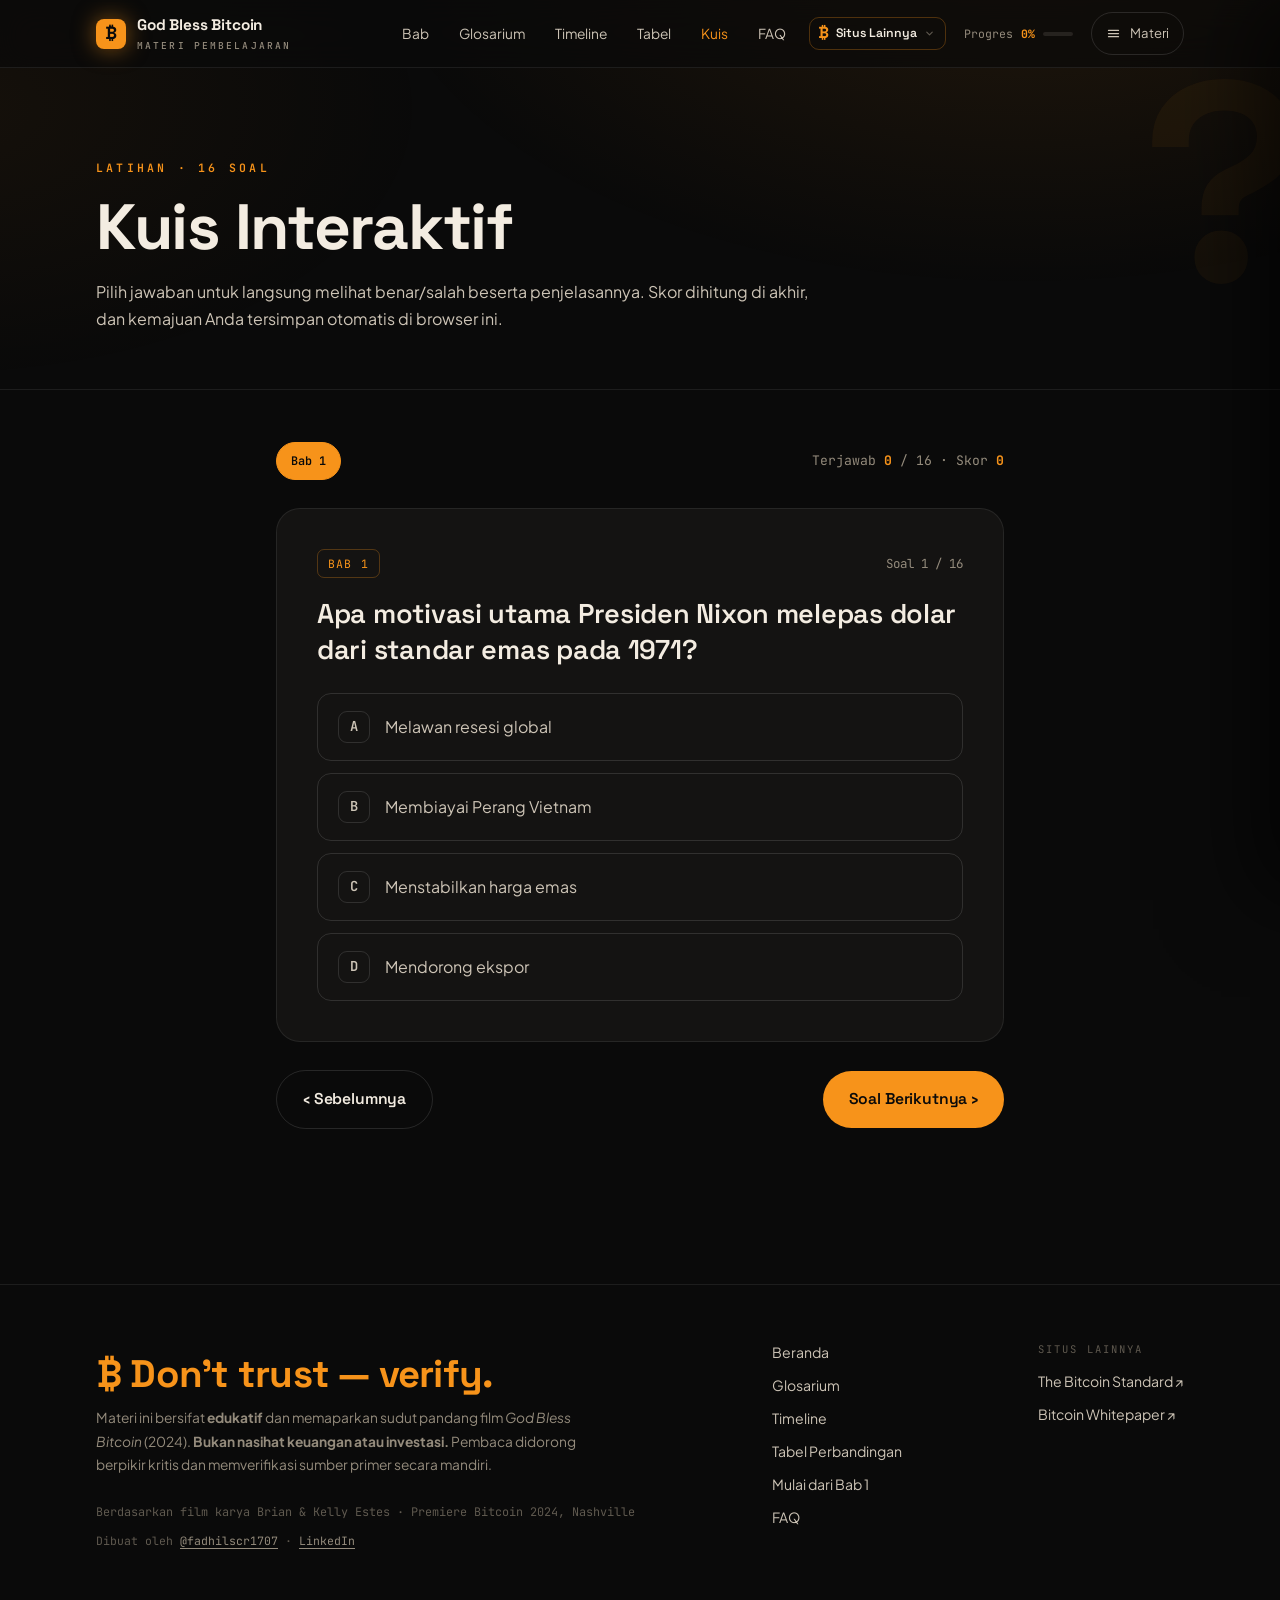
<file: kuis.html>
<!DOCTYPE html>
<html lang="id">
<head>
<script>document.documentElement.classList.add('js');</script>
<meta charset="UTF-8" />
<meta name="viewport" content="width=device-width, initial-scale=1.0" />
<title>Kuis Interaktif — God Bless Bitcoin</title>
<meta name="description" content="Uji pemahaman Anda dengan 16 soal pilihan ganda dari materi film God Bless Bitcoin, lengkap dengan umpan balik langsung dan skor akhir." />
<link rel="canonical" href="https://god-bless-bitcoin.vercel.app/kuis.html" />
<meta name="theme-color" content="#0A0A0A" />
<meta property="og:type" content="website" />
<meta property="og:site_name" content="God Bless Bitcoin" />
<meta property="og:locale" content="id_ID" />
<meta property="og:title" content="Kuis Interaktif — God Bless Bitcoin" />
<meta property="og:description" content="Uji pemahaman Anda dengan 16 soal pilihan ganda, lengkap umpan balik langsung dan skor akhir." />
<meta property="og:url" content="https://god-bless-bitcoin.vercel.app/kuis.html" />
<meta property="og:image" content="https://god-bless-bitcoin.vercel.app/assets/og-image.png" />
<meta property="og:image:width" content="1200" />
<meta property="og:image:height" content="630" />
<meta name="twitter:card" content="summary_large_image" />
<meta name="twitter:title" content="Kuis Interaktif — God Bless Bitcoin" />
<meta name="twitter:description" content="Uji pemahaman Anda dengan 16 soal pilihan ganda, lengkap umpan balik langsung dan skor akhir." />
<meta name="twitter:image" content="https://god-bless-bitcoin.vercel.app/assets/og-image.png" />
<link rel="preconnect" href="https://fonts.googleapis.com" />
<link rel="preconnect" href="https://fonts.gstatic.com" crossorigin />
<link href="https://fonts.googleapis.com/css2?family=Space+Grotesk:wght@400;500;600;700&family=Plus+Jakarta+Sans:ital,wght@0,400;0,500;0,600;0,700;1,400;1,500&family=JetBrains+Mono:wght@400;500;600&display=swap" rel="stylesheet" />
<link rel="icon" href="assets/favicon.svg" type="image/svg+xml" />
<link rel="icon" type="image/png" sizes="32x32" href="assets/favicon-32.png" />
<link rel="apple-touch-icon" href="assets/icon-180.png" />
<link rel="stylesheet" href="assets/styles.css" />
<link rel="stylesheet" href="assets/diagrams.css" />
</head>
<body data-page="kuis">

<div class="scrollbar"></div>
<header class="nav">
  <div class="nav__inner">
    <a class="brand" href="index.html"><span class="brand__mark btc">₿</span><span class="brand__txt">God Bless Bitcoin<small>Materi Pembelajaran</small></span></a>
    <span class="nav__spacer"></span>
    <nav class="nav__links" aria-label="Navigasi utama">
      <a class="nav__link" href="bab-1.html">Bab</a>
      <a class="nav__link" href="glosarium.html">Glosarium</a>
      <a class="nav__link" href="timeline.html">Timeline</a>
      <a class="nav__link" href="tabel.html">Tabel</a>
      <a class="nav__link is-active" href="kuis.html">Kuis</a>
      <a class="nav__link" href="faq.html">FAQ</a>
      <div class="nav__xdrop" data-xdrop><button class="nav__xdrop-btn" type="button" aria-haspopup="true" aria-expanded="false"><span class="nav__xl-ico">&#x20BF;</span><span>Situs Lainnya</span><svg class="nav__xdrop-chev" viewBox="0 0 24 24" width="11" height="11" fill="none" stroke="currentColor" stroke-width="2.5" stroke-linecap="round" stroke-linejoin="round"><path d="M6 9l6 6 6-6"/></svg></button><div class="nav__xdrop-panel"><a class="nav__xdrop-item" href="https://bitcoin-standard-one.vercel.app" target="_blank" rel="noopener noreferrer"><span class="nav__xl-ico">&#x20BF;</span><span><span class="nav__xl-name">The Bitcoin Standard</span><span class="nav__xl-sub">Buku Saifedean Ammous</span></span><svg class="nav__xl-ext" viewBox="0 0 24 24" width="10" height="10" fill="none" stroke="currentColor" stroke-width="2.5" stroke-linecap="round" stroke-linejoin="round"><path d="M18 13v6a2 2 0 01-2 2H5a2 2 0 01-2-2V8a2 2 0 012-2h6M15 3h6v6M10 14L21 3"/></svg></a><a class="nav__xdrop-item" href="https://bitcoin-whitepaper-two.vercel.app" target="_blank" rel="noopener noreferrer"><span class="nav__xl-ico">&#x20BF;</span><span><span class="nav__xl-name">Bitcoin Whitepaper</span><span class="nav__xl-sub">Whitepaper Satoshi Nakamoto</span></span><svg class="nav__xl-ext" viewBox="0 0 24 24" width="10" height="10" fill="none" stroke="currentColor" stroke-width="2.5" stroke-linecap="round" stroke-linejoin="round"><path d="M18 13v6a2 2 0 01-2 2H5a2 2 0 01-2-2V8a2 2 0 012-2h6M15 3h6v6M10 14L21 3"/></svg></a></div></div>
    </nav>
    <span class="nav__progress">Progres <b>0%</b><span class="nav__dot"><i></i></span></span>
    <button class="menu-btn" data-open-menu aria-label="Buka daftar materi"><svg viewBox="0 0 24 24" fill="none" stroke="currentColor" stroke-width="2" stroke-linecap="round"><path d="M4 7h16M4 12h16M4 17h16"/></svg>Materi</button>
  </div>
</header>

<main class="page">
  <section class="phead">
    <span class="phead__big" aria-hidden="true">?</span>
    <div class="wrap">
      <span class="eyebrow">Latihan · 16 Soal</span>
      <h1>Kuis Interaktif</h1>
      <p>Pilih jawaban untuk langsung melihat benar/salah beserta penjelasannya. Skor dihitung di akhir, dan kemajuan Anda tersimpan otomatis di browser ini.</p>
    </div>
  </section>

  <section class="section" style="padding-top:clamp(32px,5vw,52px)">
    <div class="wrap" style="max-width:840px">
      <div id="quizRoot"></div>
    </div>
  </section>
</main>

<footer class="foot">
  <div class="wrap foot__grid">
    <div>
      <div class="foot__tag btc">₿ Don't trust — verify.</div>
      <p class="foot__disc">Materi ini bersifat <strong>edukatif</strong> dan memaparkan sudut pandang film <em>God Bless Bitcoin</em> (2024). <strong>Bukan nasihat keuangan atau investasi.</strong> Pembaca didorong berpikir kritis dan memverifikasi sumber primer secara mandiri.</p>
      <p class="foot__cred">Berdasarkan film karya Brian &amp; Kelly Estes · Premiere Bitcoin 2024, Nashville</p>
      <p class="foot__made">Dibuat oleh <a href="https://www.instagram.com/fadhilscr1707" target="_blank" rel="noopener noreferrer">@fadhilscr1707</a> &middot; <a href="https://www.linkedin.com/in/fadhilmuhammadhafizd" target="_blank" rel="noopener noreferrer">LinkedIn</a></p>
    </div>
    <nav class="foot__links" aria-label="Tautan kaki">
      <a href="index.html">Beranda</a>
      <a href="glosarium.html">Glosarium</a>
      <a href="timeline.html">Timeline</a>
      <a href="tabel.html">Tabel Perbandingan</a>
      <a href="bab-1.html">Mulai dari Bab 1</a>
      <a href="faq.html">FAQ</a>
    </nav>
    <div class="foot__xcol">
      <div class="foot__heading">Situs Lainnya</div>
      <nav class="foot__links" aria-label="Situs terkait">
        <a href="https://bitcoin-standard-one.vercel.app" target="_blank" rel="noopener noreferrer">The Bitcoin Standard ↗</a>
        <a href="https://bitcoin-whitepaper-two.vercel.app" target="_blank" rel="noopener noreferrer">Bitcoin Whitepaper ↗</a>
      </nav>
    </div>
  </div>
</footer>

<script src="assets/image-slot.js"></script>
<script src="assets/app.js"></script>
<script src="assets/quiz.js"></script>
</body>
</html>
</file>
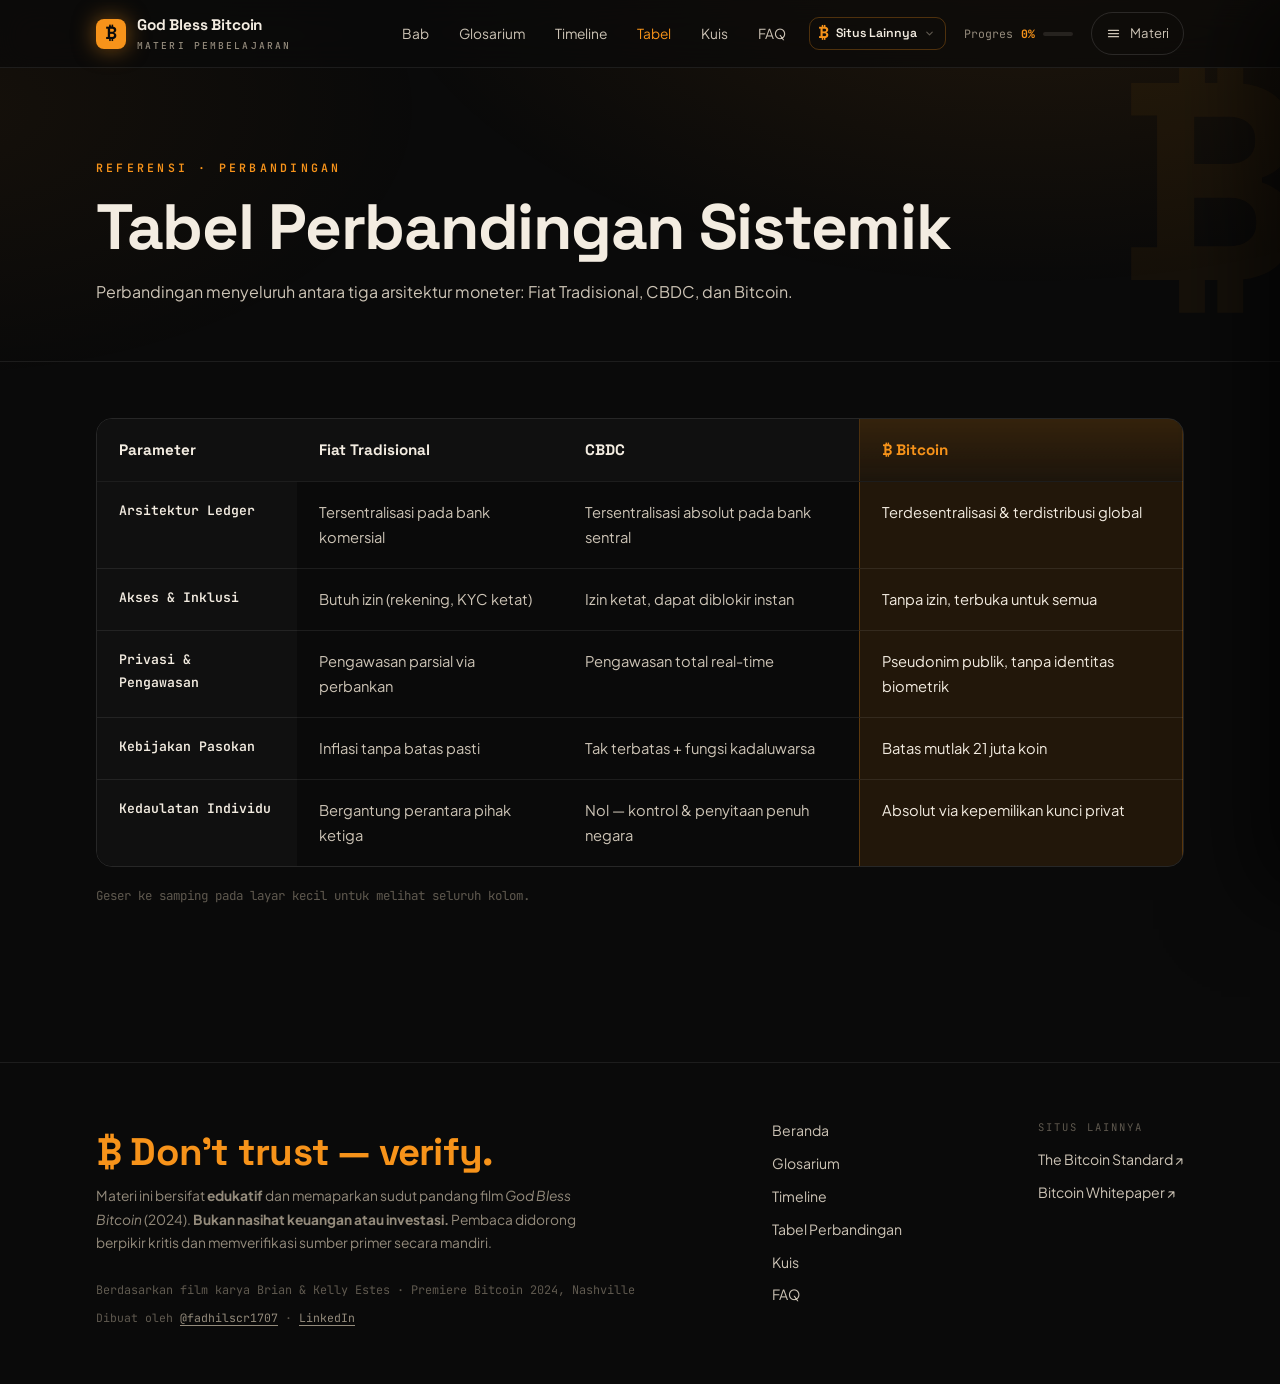
<file: tabel.html>
<!DOCTYPE html>
<html lang="id">
<head>
<script>document.documentElement.classList.add('js');</script>
<meta charset="UTF-8" />
<meta name="viewport" content="width=device-width, initial-scale=1.0" />
<title>Tabel Perbandingan — God Bless Bitcoin</title>
<meta name="description" content="Perbandingan sistemik Fiat Tradisional vs CBDC vs Bitcoin." />
<link rel="canonical" href="https://god-bless-bitcoin.vercel.app/tabel.html" />
<meta name="theme-color" content="#0A0A0A" />
<meta property="og:type" content="website" />
<meta property="og:site_name" content="God Bless Bitcoin" />
<meta property="og:locale" content="id_ID" />
<meta property="og:title" content="Tabel Perbandingan — God Bless Bitcoin" />
<meta property="og:description" content="Perbandingan sistemik Fiat Tradisional vs CBDC vs Bitcoin." />
<meta property="og:url" content="https://god-bless-bitcoin.vercel.app/tabel.html" />
<meta property="og:image" content="https://god-bless-bitcoin.vercel.app/assets/og-image.png" />
<meta property="og:image:width" content="1200" />
<meta property="og:image:height" content="630" />
<meta name="twitter:card" content="summary_large_image" />
<meta name="twitter:title" content="Tabel Perbandingan — God Bless Bitcoin" />
<meta name="twitter:description" content="Perbandingan sistemik Fiat Tradisional vs CBDC vs Bitcoin." />
<meta name="twitter:image" content="https://god-bless-bitcoin.vercel.app/assets/og-image.png" />
<link rel="preconnect" href="https://fonts.googleapis.com" />
<link rel="preconnect" href="https://fonts.gstatic.com" crossorigin />
<link href="https://fonts.googleapis.com/css2?family=Space+Grotesk:wght@400;500;600;700&family=Plus+Jakarta+Sans:ital,wght@0,400;0,500;0,600;0,700;1,400;1,500&family=JetBrains+Mono:wght@400;500;600&display=swap" rel="stylesheet" />
<link rel="icon" href="assets/favicon.svg" type="image/svg+xml" />
<link rel="icon" type="image/png" sizes="32x32" href="assets/favicon-32.png" />
<link rel="apple-touch-icon" href="assets/icon-180.png" />
<link rel="stylesheet" href="assets/styles.css" />
<link rel="stylesheet" href="assets/diagrams.css" />
</head>
<body data-page="tabel">
<div class="scrollbar"></div>
<header class="nav">
  <div class="nav__inner">
    <a class="brand" href="index.html"><span class="brand__mark btc">₿</span><span class="brand__txt">God Bless Bitcoin<small>Materi Pembelajaran</small></span></a>
    <span class="nav__spacer"></span>
    <nav class="nav__links" aria-label="Navigasi utama">
      <a class="nav__link" href="bab-1.html">Bab</a>
      <a class="nav__link" href="glosarium.html">Glosarium</a>
      <a class="nav__link" href="timeline.html">Timeline</a>
      <a class="nav__link is-active" href="tabel.html">Tabel</a>
      <a class="nav__link" href="kuis.html">Kuis</a>
      <a class="nav__link" href="faq.html">FAQ</a>
      <div class="nav__xdrop" data-xdrop><button class="nav__xdrop-btn" type="button" aria-haspopup="true" aria-expanded="false"><span class="nav__xl-ico">&#x20BF;</span><span>Situs Lainnya</span><svg class="nav__xdrop-chev" viewBox="0 0 24 24" width="11" height="11" fill="none" stroke="currentColor" stroke-width="2.5" stroke-linecap="round" stroke-linejoin="round"><path d="M6 9l6 6 6-6"/></svg></button><div class="nav__xdrop-panel"><a class="nav__xdrop-item" href="https://bitcoin-standard-one.vercel.app" target="_blank" rel="noopener noreferrer"><span class="nav__xl-ico">&#x20BF;</span><span><span class="nav__xl-name">The Bitcoin Standard</span><span class="nav__xl-sub">Buku Saifedean Ammous</span></span><svg class="nav__xl-ext" viewBox="0 0 24 24" width="10" height="10" fill="none" stroke="currentColor" stroke-width="2.5" stroke-linecap="round" stroke-linejoin="round"><path d="M18 13v6a2 2 0 01-2 2H5a2 2 0 01-2-2V8a2 2 0 012-2h6M15 3h6v6M10 14L21 3"/></svg></a><a class="nav__xdrop-item" href="https://bitcoin-whitepaper-two.vercel.app" target="_blank" rel="noopener noreferrer"><span class="nav__xl-ico">&#x20BF;</span><span><span class="nav__xl-name">Bitcoin Whitepaper</span><span class="nav__xl-sub">Whitepaper Satoshi Nakamoto</span></span><svg class="nav__xl-ext" viewBox="0 0 24 24" width="10" height="10" fill="none" stroke="currentColor" stroke-width="2.5" stroke-linecap="round" stroke-linejoin="round"><path d="M18 13v6a2 2 0 01-2 2H5a2 2 0 01-2-2V8a2 2 0 012-2h6M15 3h6v6M10 14L21 3"/></svg></a></div></div>
    </nav>
    <span class="nav__progress">Progres <b>0%</b><span class="nav__dot"><i></i></span></span>
    <button class="menu-btn" data-open-menu aria-label="Buka daftar materi"><svg viewBox="0 0 24 24" fill="none" stroke="currentColor" stroke-width="2" stroke-linecap="round"><path d="M4 7h16M4 12h16M4 17h16"/></svg>Materi</button>
  </div>
</header>
<main class="page">
  <section class="phead">
    <span class="phead__big" aria-hidden="true">₿</span>
    <div class="wrap" data-reveal>
      <span class="eyebrow">Referensi · Perbandingan</span>
      <h1>Tabel Perbandingan Sistemik</h1>
      <p>Perbandingan menyeluruh antara tiga arsitektur moneter: Fiat Tradisional, CBDC, dan Bitcoin.</p>
    </div>
  </section>
  <section class="section" style="padding-top:clamp(36px,5vw,56px)">
    <div class="wrap" data-reveal>
      <div class="cmp-wrap">
        <table class="cmp">
          <thead>
            <tr>
              <th scope="col">Parameter</th>
              <th scope="col">Fiat Tradisional</th>
              <th scope="col">CBDC</th>
              <th scope="col" class="col-btc">₿ Bitcoin</th>
            </tr>
          </thead>
          <tbody>
          <tr>
            <th scope="row">Arsitektur Ledger</th>
            <td>Tersentralisasi pada bank komersial</td>
            <td>Tersentralisasi absolut pada bank sentral</td>
            <td class="col-btc">Terdesentralisasi &amp; terdistribusi global</td>
          </tr>
          <tr>
            <th scope="row">Akses &amp; Inklusi</th>
            <td>Butuh izin (rekening, KYC ketat)</td>
            <td>Izin ketat, dapat diblokir instan</td>
            <td class="col-btc">Tanpa izin, terbuka untuk semua</td>
          </tr>
          <tr>
            <th scope="row">Privasi &amp; Pengawasan</th>
            <td>Pengawasan parsial via perbankan</td>
            <td>Pengawasan total real-time</td>
            <td class="col-btc">Pseudonim publik, tanpa identitas biometrik</td>
          </tr>
          <tr>
            <th scope="row">Kebijakan Pasokan</th>
            <td>Inflasi tanpa batas pasti</td>
            <td>Tak terbatas + fungsi kadaluwarsa</td>
            <td class="col-btc">Batas mutlak 21 juta koin</td>
          </tr>
          <tr>
            <th scope="row">Kedaulatan Individu</th>
            <td>Bergantung perantara pihak ketiga</td>
            <td>Nol — kontrol &amp; penyitaan penuh negara</td>
            <td class="col-btc">Absolut via kepemilikan kunci privat</td>
          </tr>
          </tbody>
        </table>
      </div>
      <p style="margin-top:18px;font-family:var(--font-mono);font-size:0.78rem;color:var(--text-faint)">Geser ke samping pada layar kecil untuk melihat seluruh kolom.</p>
    </div>
  </section>
</main>
<footer class="foot">
  <div class="wrap foot__grid">
    <div>
      <div class="foot__tag btc">₿ Don't trust — verify.</div>
      <p class="foot__disc">Materi ini bersifat <strong>edukatif</strong> dan memaparkan sudut pandang film <em>God Bless Bitcoin</em> (2024). <strong>Bukan nasihat keuangan atau investasi.</strong> Pembaca didorong berpikir kritis dan memverifikasi sumber primer secara mandiri.</p>
      <p class="foot__cred">Berdasarkan film karya Brian &amp; Kelly Estes · Premiere Bitcoin 2024, Nashville</p>
      <p class="foot__made">Dibuat oleh <a href="https://www.instagram.com/fadhilscr1707" target="_blank" rel="noopener noreferrer">@fadhilscr1707</a> &middot; <a href="https://www.linkedin.com/in/fadhilmuhammadhafizd" target="_blank" rel="noopener noreferrer">LinkedIn</a></p>
    </div>
    <nav class="foot__links" aria-label="Tautan kaki">
      <a href="index.html">Beranda</a><a href="glosarium.html">Glosarium</a><a href="timeline.html">Timeline</a><a href="tabel.html">Tabel Perbandingan</a><a href="kuis.html">Kuis</a><a href="faq.html">FAQ</a>
    </nav>
    <div class="foot__xcol">
      <div class="foot__heading">Situs Lainnya</div>
      <nav class="foot__links" aria-label="Situs terkait">
        <a href="https://bitcoin-standard-one.vercel.app" target="_blank" rel="noopener noreferrer">The Bitcoin Standard ↗</a>
        <a href="https://bitcoin-whitepaper-two.vercel.app" target="_blank" rel="noopener noreferrer">Bitcoin Whitepaper ↗</a>
      </nav>
    </div>
  </div>
</footer>
<script src="assets/image-slot.js"></script>
<script src="assets/app.js"></script>
</body>
</html>
</file>
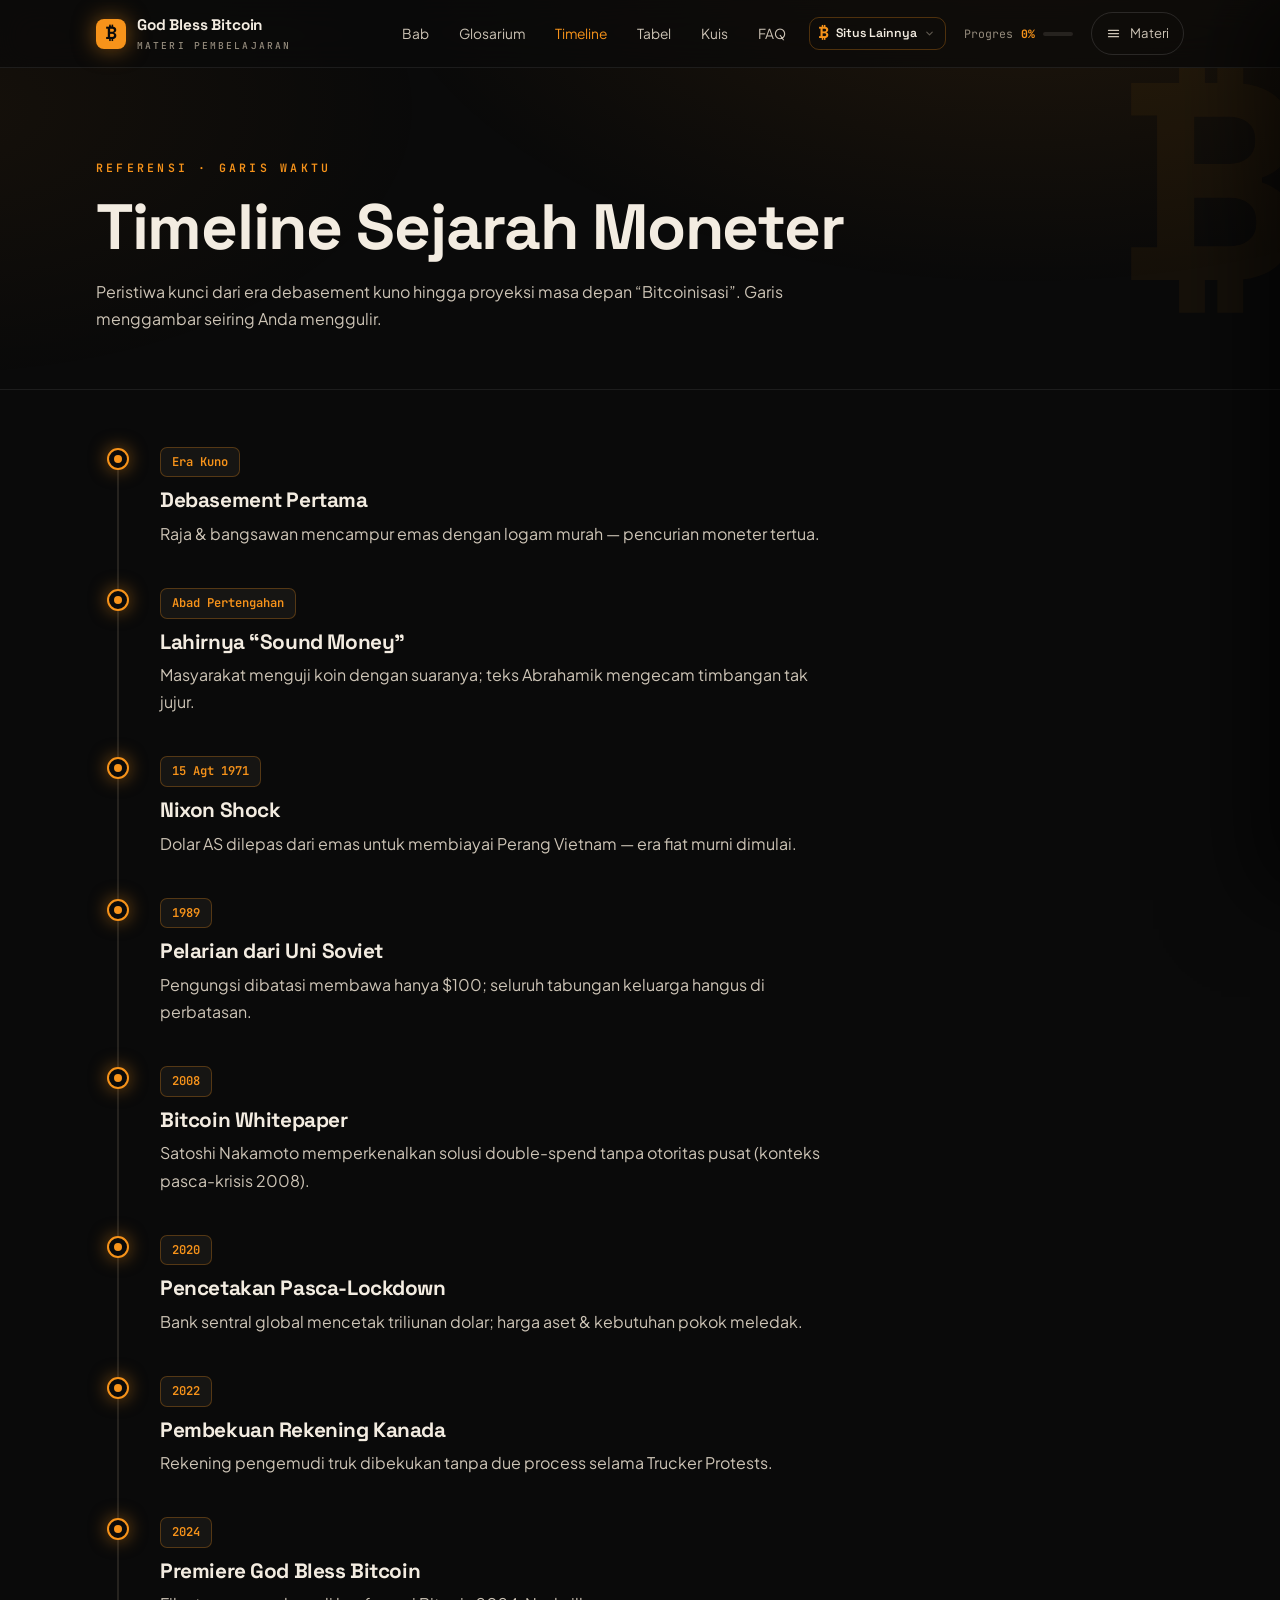
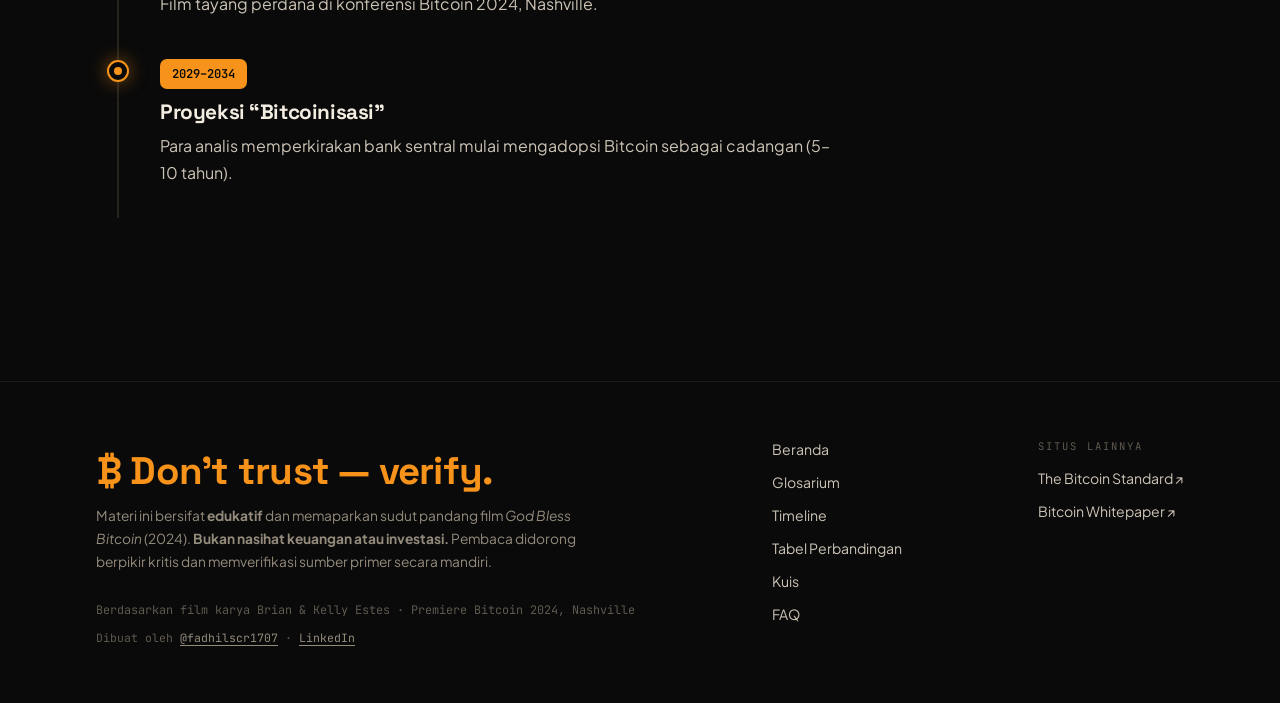
<file: timeline.html>
<!DOCTYPE html>
<html lang="id">
<head>
<script>document.documentElement.classList.add('js');</script>
<meta charset="UTF-8" />
<meta name="viewport" content="width=device-width, initial-scale=1.0" />
<title>Timeline — God Bless Bitcoin</title>
<meta name="description" content="Garis waktu sejarah moneter dari debasement kuno hingga proyeksi Bitcoinisasi." />
<link rel="canonical" href="https://god-bless-bitcoin.vercel.app/timeline.html" />
<meta name="theme-color" content="#0A0A0A" />
<meta property="og:type" content="website" />
<meta property="og:site_name" content="God Bless Bitcoin" />
<meta property="og:locale" content="id_ID" />
<meta property="og:title" content="Timeline Sejarah Moneter — God Bless Bitcoin" />
<meta property="og:description" content="Garis waktu sejarah moneter dari debasement kuno hingga proyeksi Bitcoinisasi." />
<meta property="og:url" content="https://god-bless-bitcoin.vercel.app/timeline.html" />
<meta property="og:image" content="https://god-bless-bitcoin.vercel.app/assets/og-image.png" />
<meta property="og:image:width" content="1200" />
<meta property="og:image:height" content="630" />
<meta name="twitter:card" content="summary_large_image" />
<meta name="twitter:title" content="Timeline Sejarah Moneter — God Bless Bitcoin" />
<meta name="twitter:description" content="Garis waktu sejarah moneter dari debasement kuno hingga proyeksi Bitcoinisasi." />
<meta name="twitter:image" content="https://god-bless-bitcoin.vercel.app/assets/og-image.png" />
<link rel="preconnect" href="https://fonts.googleapis.com" />
<link rel="preconnect" href="https://fonts.gstatic.com" crossorigin />
<link href="https://fonts.googleapis.com/css2?family=Space+Grotesk:wght@400;500;600;700&family=Plus+Jakarta+Sans:ital,wght@0,400;0,500;0,600;0,700;1,400;1,500&family=JetBrains+Mono:wght@400;500;600&display=swap" rel="stylesheet" />
<link rel="icon" href="assets/favicon.svg" type="image/svg+xml" />
<link rel="icon" type="image/png" sizes="32x32" href="assets/favicon-32.png" />
<link rel="apple-touch-icon" href="assets/icon-180.png" />
<link rel="stylesheet" href="assets/styles.css" />
<link rel="stylesheet" href="assets/diagrams.css" />
</head>
<body data-page="timeline">
<div class="scrollbar"></div>
<header class="nav">
  <div class="nav__inner">
    <a class="brand" href="index.html"><span class="brand__mark btc">₿</span><span class="brand__txt">God Bless Bitcoin<small>Materi Pembelajaran</small></span></a>
    <span class="nav__spacer"></span>
    <nav class="nav__links" aria-label="Navigasi utama">
      <a class="nav__link" href="bab-1.html">Bab</a>
      <a class="nav__link" href="glosarium.html">Glosarium</a>
      <a class="nav__link is-active" href="timeline.html">Timeline</a>
      <a class="nav__link" href="tabel.html">Tabel</a>
      <a class="nav__link" href="kuis.html">Kuis</a>
      <a class="nav__link" href="faq.html">FAQ</a>
      <div class="nav__xdrop" data-xdrop><button class="nav__xdrop-btn" type="button" aria-haspopup="true" aria-expanded="false"><span class="nav__xl-ico">&#x20BF;</span><span>Situs Lainnya</span><svg class="nav__xdrop-chev" viewBox="0 0 24 24" width="11" height="11" fill="none" stroke="currentColor" stroke-width="2.5" stroke-linecap="round" stroke-linejoin="round"><path d="M6 9l6 6 6-6"/></svg></button><div class="nav__xdrop-panel"><a class="nav__xdrop-item" href="https://bitcoin-standard-one.vercel.app" target="_blank" rel="noopener noreferrer"><span class="nav__xl-ico">&#x20BF;</span><span><span class="nav__xl-name">The Bitcoin Standard</span><span class="nav__xl-sub">Buku Saifedean Ammous</span></span><svg class="nav__xl-ext" viewBox="0 0 24 24" width="10" height="10" fill="none" stroke="currentColor" stroke-width="2.5" stroke-linecap="round" stroke-linejoin="round"><path d="M18 13v6a2 2 0 01-2 2H5a2 2 0 01-2-2V8a2 2 0 012-2h6M15 3h6v6M10 14L21 3"/></svg></a><a class="nav__xdrop-item" href="https://bitcoin-whitepaper-two.vercel.app" target="_blank" rel="noopener noreferrer"><span class="nav__xl-ico">&#x20BF;</span><span><span class="nav__xl-name">Bitcoin Whitepaper</span><span class="nav__xl-sub">Whitepaper Satoshi Nakamoto</span></span><svg class="nav__xl-ext" viewBox="0 0 24 24" width="10" height="10" fill="none" stroke="currentColor" stroke-width="2.5" stroke-linecap="round" stroke-linejoin="round"><path d="M18 13v6a2 2 0 01-2 2H5a2 2 0 01-2-2V8a2 2 0 012-2h6M15 3h6v6M10 14L21 3"/></svg></a></div></div>
    </nav>
    <span class="nav__progress">Progres <b>0%</b><span class="nav__dot"><i></i></span></span>
    <button class="menu-btn" data-open-menu aria-label="Buka daftar materi"><svg viewBox="0 0 24 24" fill="none" stroke="currentColor" stroke-width="2" stroke-linecap="round"><path d="M4 7h16M4 12h16M4 17h16"/></svg>Materi</button>
  </div>
</header>
<main class="page">
  <section class="phead">
    <span class="phead__big" aria-hidden="true">₿</span>
    <div class="wrap" data-reveal>
      <span class="eyebrow">Referensi · Garis Waktu</span>
      <h1>Timeline Sejarah Moneter</h1>
      <p>Peristiwa kunci dari era debasement kuno hingga proyeksi masa depan “Bitcoinisasi”. Garis menggambar seiring Anda menggulir.</p>
    </div>
  </section>
  <section class="section" style="padding-top:clamp(36px,5vw,56px)">
    <div class="wrap">
      <div class="tl">
        <div class="tl__line" aria-hidden="true"><i></i></div>
        <div class="tl__item" data-reveal>
          <span class="tl__dot"></span>
          <span class="tl__year mono">Era Kuno</span>
          <h3>Debasement Pertama</h3>
          <p>Raja &amp; bangsawan mencampur emas dengan logam murah — pencurian moneter tertua.</p>
        </div>
        <div class="tl__item" data-reveal>
          <span class="tl__dot"></span>
          <span class="tl__year mono">Abad Pertengahan</span>
          <h3>Lahirnya “Sound Money”</h3>
          <p>Masyarakat menguji koin dengan suaranya; teks Abrahamik mengecam timbangan tak jujur.</p>
        </div>
        <div class="tl__item" data-reveal>
          <span class="tl__dot"></span>
          <span class="tl__year mono">15 Agt 1971</span>
          <h3>Nixon Shock</h3>
          <p>Dolar AS dilepas dari emas untuk membiayai Perang Vietnam — era fiat murni dimulai.</p>
        </div>
        <div class="tl__item" data-reveal>
          <span class="tl__dot"></span>
          <span class="tl__year mono">1989</span>
          <h3>Pelarian dari Uni Soviet</h3>
          <p>Pengungsi dibatasi membawa hanya $100; seluruh tabungan keluarga hangus di perbatasan.</p>
        </div>
        <div class="tl__item" data-reveal>
          <span class="tl__dot"></span>
          <span class="tl__year mono">2008</span>
          <h3>Bitcoin Whitepaper</h3>
          <p>Satoshi Nakamoto memperkenalkan solusi double-spend tanpa otoritas pusat (konteks pasca-krisis 2008).</p>
        </div>
        <div class="tl__item" data-reveal>
          <span class="tl__dot"></span>
          <span class="tl__year mono">2020</span>
          <h3>Pencetakan Pasca-Lockdown</h3>
          <p>Bank sentral global mencetak triliunan dolar; harga aset &amp; kebutuhan pokok meledak.</p>
        </div>
        <div class="tl__item" data-reveal>
          <span class="tl__dot"></span>
          <span class="tl__year mono">2022</span>
          <h3>Pembekuan Rekening Kanada</h3>
          <p>Rekening pengemudi truk dibekukan tanpa due process selama Trucker Protests.</p>
        </div>
        <div class="tl__item" data-reveal>
          <span class="tl__dot"></span>
          <span class="tl__year mono">2024</span>
          <h3>Premiere God Bless Bitcoin</h3>
          <p>Film tayang perdana di konferensi Bitcoin 2024, Nashville.</p>
        </div>
        <div class="tl__item future" data-reveal>
          <span class="tl__dot"></span>
          <span class="tl__year mono">2029–2034</span>
          <h3>Proyeksi “Bitcoinisasi”</h3>
          <p>Para analis memperkirakan bank sentral mulai mengadopsi Bitcoin sebagai cadangan (5–10 tahun).</p>
        </div>
      </div>
    </div>
  </section>
</main>
<footer class="foot">
  <div class="wrap foot__grid">
    <div>
      <div class="foot__tag btc">₿ Don't trust — verify.</div>
      <p class="foot__disc">Materi ini bersifat <strong>edukatif</strong> dan memaparkan sudut pandang film <em>God Bless Bitcoin</em> (2024). <strong>Bukan nasihat keuangan atau investasi.</strong> Pembaca didorong berpikir kritis dan memverifikasi sumber primer secara mandiri.</p>
      <p class="foot__cred">Berdasarkan film karya Brian &amp; Kelly Estes · Premiere Bitcoin 2024, Nashville</p>
      <p class="foot__made">Dibuat oleh <a href="https://www.instagram.com/fadhilscr1707" target="_blank" rel="noopener noreferrer">@fadhilscr1707</a> &middot; <a href="https://www.linkedin.com/in/fadhilmuhammadhafizd" target="_blank" rel="noopener noreferrer">LinkedIn</a></p>
    </div>
    <nav class="foot__links" aria-label="Tautan kaki">
      <a href="index.html">Beranda</a><a href="glosarium.html">Glosarium</a><a href="timeline.html">Timeline</a><a href="tabel.html">Tabel Perbandingan</a><a href="kuis.html">Kuis</a><a href="faq.html">FAQ</a>
    </nav>
    <div class="foot__xcol">
      <div class="foot__heading">Situs Lainnya</div>
      <nav class="foot__links" aria-label="Situs terkait">
        <a href="https://bitcoin-standard-one.vercel.app" target="_blank" rel="noopener noreferrer">The Bitcoin Standard ↗</a>
        <a href="https://bitcoin-whitepaper-two.vercel.app" target="_blank" rel="noopener noreferrer">Bitcoin Whitepaper ↗</a>
      </nav>
    </div>
  </div>
</footer>
<script src="assets/image-slot.js"></script>
<script src="assets/app.js"></script>
</body>
</html>
</file>
<file: assets/styles.css>
/* =========================================================================
   GOD BLESS BITCOIN — Materi Pembelajaran
   Design system: dark mode, Bitcoin-orange glow.
   Type: Space Grotesk (display) / Plus Jakarta Sans (body) / JetBrains Mono (labels)
   ========================================================================= */

:root {
  /* Surfaces (warm-toned blacks, chroma kept very low) */
  --bg:        #0A0A0A;
  --bg-1:      #101010;
  --bg-2:      #161513;
  --bg-3:      #1d1b18;
  --bg-card:   #141312;
  --ink:       #0A0A0A;

  /* Bitcoin orange family */
  --orange:        #F7931A;
  --orange-bright: #FFB347;
  --orange-glow:   #FF9E2C;
  --orange-dark:   #C56A00;
  --orange-tint:   rgba(247,147,26,0.10);
  --orange-tint-2: rgba(247,147,26,0.16);
  --orange-line:   rgba(247,147,26,0.28);

  /* Text (warm off-white, no pure white) */
  --text:       #F3ECE1;
  --text-soft:  #CDC4B6;
  --text-muted: #948B7C;
  --text-faint: #5f594f;

  /* Neutral borders */
  --line:    rgba(255,255,255,0.08);
  --line-2:  rgba(255,255,255,0.12);

  --radius:    16px;
  --radius-sm: 10px;
  --radius-lg: 24px;

  --maxw: 1200px;
  --readw: 70ch;

  --shadow:      0 24px 60px -24px rgba(0,0,0,0.8);
  --glow:        0 0 0 1px var(--orange-line), 0 18px 50px -18px rgba(247,147,26,0.35);

  --font-display: "Space Grotesk", system-ui, sans-serif;
  --font-body:    "Plus Jakarta Sans", system-ui, sans-serif;
  --font-mono:    "JetBrains Mono", ui-monospace, monospace;

  --nav-h: 68px;
}

/* ----------------------------------------------------------------- reset */
*, *::before, *::after { box-sizing: border-box; }
* { margin: 0; padding: 0; }

html { scroll-behavior: smooth; scroll-padding-top: calc(var(--nav-h) + 24px); }
@media (prefers-reduced-motion: reduce) { html { scroll-behavior: auto; } }

body {
  font-family: var(--font-body);
  background: var(--bg);
  color: var(--text);
  line-height: 1.7;
  -webkit-font-smoothing: antialiased;
  text-rendering: optimizeLegibility;
  overflow-x: hidden;
}

/* Ambient orange aura fixed behind everything */
body::before {
  content: "";
  position: fixed;
  inset: 0;
  z-index: 0;
  pointer-events: none;
  background:
    radial-gradient(1100px 600px at 80% -8%, rgba(247,147,26,0.10), transparent 60%),
    radial-gradient(900px 500px at -5% 12%, rgba(247,147,26,0.05), transparent 55%);
}

img { max-width: 100%; display: block; }
a { color: inherit; text-decoration: none; }
button { font: inherit; color: inherit; cursor: pointer; background: none; border: none; }

::selection { background: var(--orange); color: #0A0A0A; }

/* scrollbar */
::-webkit-scrollbar { width: 11px; height: 11px; }
::-webkit-scrollbar-track { background: var(--bg); }
::-webkit-scrollbar-thumb { background: #2b2823; border-radius: 20px; border: 3px solid var(--bg); }
::-webkit-scrollbar-thumb:hover { background: var(--orange-dark); }

/* ------------------------------------------------------------- typography */
h1, h2, h3, h4 { font-family: var(--font-display); font-weight: 700; line-height: 1.08; letter-spacing: -0.02em; }
.mono { font-family: var(--font-mono); }

.eyebrow {
  font-family: var(--font-mono);
  font-size: 0.72rem;
  letter-spacing: 0.28em;
  text-transform: uppercase;
  color: var(--orange);
  font-weight: 600;
}

.btc { font-family: var(--font-display); }

/* ------------------------------------------------------------------ layout */
.wrap { width: 100%; max-width: var(--maxw); margin-inline: auto; padding-inline: clamp(20px, 5vw, 56px); position: relative; z-index: 1; }
.page { position: relative; z-index: 1; }
.section { padding-block: clamp(56px, 9vw, 120px); }
.read { max-width: var(--readw); }

/* =================================================================== NAV */
.nav {
  position: sticky; top: 0; z-index: 80;
  height: var(--nav-h);
  display: flex; align-items: center;
  background: rgba(10,10,10,0.72);
  backdrop-filter: blur(16px) saturate(1.2);
  border-bottom: 1px solid var(--line);
  transition: transform .35s ease;
}
.nav__inner { width: 100%; max-width: var(--maxw); margin-inline: auto; padding-inline: clamp(20px, 5vw, 56px);
  display: flex; align-items: center; gap: 18px; }
.brand { display: flex; align-items: center; gap: 11px; font-family: var(--font-display); font-weight: 700; letter-spacing: -0.01em; }
.brand__mark {
  width: 30px; height: 30px; border-radius: 8px; flex: none;
  display: grid; place-items: center;
  background: var(--orange); color: #0A0A0A; font-weight: 700; font-size: 1.1rem;
  box-shadow: 0 0 22px rgba(247,147,26,0.5);
}
.brand__txt { font-size: 0.96rem; }
.brand__txt small { display: block; font-family: var(--font-mono); font-weight: 500; font-size: 0.6rem; letter-spacing: 0.22em; color: var(--text-muted); text-transform: uppercase; }
.nav__spacer { flex: 1; }
.nav__links { display: flex; align-items: center; gap: 4px; }
.nav__link {
  font-size: 0.86rem; color: var(--text-soft); padding: 8px 13px; border-radius: 999px;
  transition: color .2s, background .2s; white-space: nowrap;
}
.nav__link:hover { color: var(--text); background: rgba(255,255,255,0.05); }
.nav__link.is-active { color: var(--orange); }
/* cross-site nav dropdown */
.nav__xdrop { position: relative; margin-left: 6px; }
.nav__xdrop-btn { display: flex; align-items: center; gap: 7px; padding: 5px 10px 5px 8px; border: 1px solid var(--orange-line); border-radius: 10px; background: transparent; font-family: var(--font-display); font-size: 0.77rem; font-weight: 600; color: var(--text); cursor: pointer; transition: border-color .2s, background .2s; white-space: nowrap; }
.nav__xdrop-btn:hover, .nav__xdrop.is-open .nav__xdrop-btn { border-color: var(--orange); background: var(--orange-tint); }
.nav__xdrop-chev { flex: none; color: var(--text-faint); transition: transform .2s; }
.nav__xdrop.is-open .nav__xdrop-chev { transform: rotate(180deg); }
.nav__xdrop-panel { position: absolute; top: calc(100% + 8px); right: 0; min-width: 230px; background: var(--bg-2); border: 1px solid var(--line-2); border-radius: var(--radius-sm); box-shadow: 0 20px 48px -16px rgba(0,0,0,.7); padding: 6px; display: flex; flex-direction: column; gap: 2px; opacity: 0; visibility: hidden; transform: translateY(-6px); transition: opacity .15s, transform .15s, visibility .15s; z-index: 200; }
.nav__xdrop.is-open .nav__xdrop-panel { opacity: 1; visibility: visible; transform: translateY(0); }
.nav__xdrop-item { display: flex; align-items: center; gap: 9px; padding: 9px 10px; border-radius: 8px; text-decoration: none; transition: background .15s; }
.nav__xdrop-item:hover { background: var(--orange-tint); }
.nav__xl-ico { font-size: 1rem; font-weight: 700; color: var(--orange); line-height: 1; flex: none; }
.nav__xl-name { display: block; font-family: var(--font-display); font-size: 0.77rem; font-weight: 600; color: var(--text); line-height: 1.25; }
.nav__xl-sub { display: block; font-family: var(--font-mono); font-size: 0.6rem; color: var(--text-muted); text-transform: uppercase; letter-spacing: 0.06em; line-height: 1; margin-top: 1px; }
.nav__xl-ext { flex: none; color: var(--text-faint); margin-left: 1px; }
.nav__progress { font-family: var(--font-mono); font-size: 0.72rem; color: var(--text-muted); display: flex; align-items: center; gap: 8px; }
.nav__progress b { color: var(--orange); }
.nav__dot { width: 30px; height: 4px; border-radius: 9px; background: #26231f; overflow: hidden; }
.nav__dot i { display: block; height: 100%; width: 0%; background: var(--orange); transition: width .4s ease; }

.menu-btn {
  display: inline-flex; align-items: center; gap: 9px; padding: 9px 14px;
  border: 1px solid var(--line-2); border-radius: 999px; font-size: 0.82rem; color: var(--text-soft);
  transition: border-color .2s, color .2s;
}
.menu-btn:hover { border-color: var(--orange-line); color: var(--text); }
.menu-btn svg { width: 15px; height: 15px; }

/* scroll progress bar (top) */
.scrollbar { position: fixed; top: 0; left: 0; height: 3px; width: 0%; background: linear-gradient(90deg, var(--orange-dark), var(--orange-bright)); z-index: 95; box-shadow: 0 0 12px rgba(247,147,26,0.7); }

/* focus mode hides nav */
body.focus .nav { transform: translateY(-100%); }
body.focus .scrollbar { top: 0; }

/* ============================================================= DRAWER MENU */
.drawer-scrim { position: fixed; inset: 0; z-index: 100; background: rgba(0,0,0,0.6); backdrop-filter: blur(4px); opacity: 0; visibility: hidden; transition: opacity .3s, visibility .3s; }
.drawer-scrim.open { opacity: 1; visibility: visible; }
.drawer {
  position: fixed; top: 0; right: 0; z-index: 101; height: 100%; width: min(440px, 90vw);
  background: var(--bg-1); border-left: 1px solid var(--line-2);
  transform: translateX(100%); transition: transform .38s cubic-bezier(.4,0,.1,1);
  display: flex; flex-direction: column; box-shadow: -30px 0 80px rgba(0,0,0,0.6);
}
.drawer.open { transform: translateX(0); }
.drawer__head { display: flex; align-items: center; justify-content: space-between; padding: 22px 26px; border-bottom: 1px solid var(--line); }
.drawer__head h3 { font-size: 1.05rem; }
.drawer__close { width: 38px; height: 38px; border-radius: 10px; border: 1px solid var(--line-2); display: grid; place-items: center; color: var(--text-soft); }
.drawer__close:hover { border-color: var(--orange-line); color: var(--orange); }
.drawer__body { overflow-y: auto; padding: 18px 18px 40px; }
.drawer__meter { margin: 6px 8px 18px; }
.drawer__meter .bar { height: 8px; border-radius: 8px; background: #221f1b; overflow: hidden; }
.drawer__meter .bar i { display: block; height: 100%; width: 0%; background: linear-gradient(90deg, var(--orange-dark), var(--orange-bright)); transition: width .5s ease; }
.drawer__meter .lbl { display: flex; justify-content: space-between; font-family: var(--font-mono); font-size: 0.72rem; color: var(--text-muted); margin-bottom: 8px; }
.drawer__meter .lbl b { color: var(--orange); }
.drawer__group { font-family: var(--font-mono); font-size: 0.66rem; letter-spacing: 0.2em; text-transform: uppercase; color: var(--text-faint); padding: 16px 12px 8px; }
.drawer__item {
  display: flex; align-items: center; gap: 13px; padding: 12px 12px; border-radius: 12px;
  color: var(--text-soft); transition: background .18s, color .18s;
}
.drawer__item:hover { background: rgba(255,255,255,0.04); color: var(--text); }
.drawer__item.is-active { background: var(--orange-tint); color: var(--orange); }
.drawer__num { font-family: var(--font-mono); font-size: 0.8rem; width: 26px; flex: none; color: var(--orange); font-weight: 600; }
.drawer__item.is-active .drawer__num { color: var(--orange-bright); }
.drawer__txt { flex: 1; min-width: 0; }
.drawer__txt b { display: block; font-family: var(--font-display); font-weight: 600; font-size: 0.95rem; line-height: 1.2; }
.drawer__txt span { font-size: 0.76rem; color: var(--text-muted); }
.drawer__check { width: 20px; height: 20px; border-radius: 50%; border: 1.5px solid #34302a; flex: none; display: grid; place-items: center; }
.drawer__check.read { border-color: var(--orange); background: var(--orange); color: #0A0A0A; }
.drawer__check svg { width: 12px; height: 12px; opacity: 0; }
.drawer__check.read svg { opacity: 1; }

/* ==================================================================== HERO */
.hero { position: relative; min-height: calc(100vh - var(--nav-h)); display: flex; align-items: center; overflow: hidden; padding-block: 60px; }
.hero__glyphs { position: absolute; inset: 0; z-index: 0; pointer-events: none; overflow: hidden; }
.hero__glyphs span {
  position: absolute; font-family: var(--font-display); font-weight: 700; color: var(--orange);
  opacity: 0.05; user-select: none; will-change: transform;
}
.hero__inner { position: relative; z-index: 2; }
.hero__tag { display: inline-flex; align-items: center; gap: 10px; padding: 7px 15px; border: 1px solid var(--orange-line); border-radius: 999px; background: var(--orange-tint); margin-bottom: 28px; }
.hero__tag b { font-family: var(--font-mono); font-size: 0.72rem; letter-spacing: 0.14em; color: var(--orange-bright); text-transform: uppercase; }
.hero h1 {
  font-size: clamp(2.9rem, 9.5vw, 7.4rem); line-height: 0.92; letter-spacing: -0.04em;
  text-transform: uppercase;
}
.hero h1 .l2 { color: transparent; -webkit-text-stroke: 1.4px var(--orange); position: relative; }
.hero h1 .glow { color: var(--orange); text-shadow: 0 0 60px rgba(247,147,26,0.55); }
.hero__sub { max-width: 56ch; margin-top: 26px; font-size: clamp(1rem, 2vw, 1.22rem); color: var(--text-soft); }
.hero__meta { margin-top: 18px; font-family: var(--font-mono); font-size: 0.8rem; color: var(--text-muted); }
.hero__cta { display: flex; flex-wrap: wrap; gap: 14px; margin-top: 38px; }

.btn {
  display: inline-flex; align-items: center; gap: 11px; padding: 15px 26px; border-radius: 999px;
  font-family: var(--font-display); font-weight: 600; font-size: 0.98rem; letter-spacing: -0.01em;
  transition: transform .2s, box-shadow .2s, background .2s, border-color .2s; white-space: nowrap;
}
.btn--primary { background: var(--orange); color: #0A0A0A; box-shadow: 0 0 0 0 rgba(247,147,26,0.5); }
.btn--primary:hover { transform: translateY(-2px); box-shadow: 0 16px 40px -10px rgba(247,147,26,0.6); }
.btn--ghost { border: 1px solid var(--line-2); color: var(--text); }
.btn--ghost:hover { border-color: var(--orange-line); color: var(--orange-bright); transform: translateY(-2px); }
.btn svg { width: 17px; height: 17px; }

/* stat cards */
.stats { display: grid; grid-template-columns: repeat(4, 1fr); gap: 16px; margin-top: 60px; }
.stat {
  background: var(--bg-card); border: 1px solid var(--line); border-radius: var(--radius);
  padding: 26px 24px; position: relative; overflow: hidden;
}
.stat::after { content: "₿"; position: absolute; right: -10px; bottom: -22px; font-family: var(--font-display); font-weight: 700; font-size: 5rem; color: var(--orange); opacity: 0.06; }
.stat__num { font-family: var(--font-display); font-weight: 700; font-size: clamp(2rem, 4vw, 2.9rem); color: var(--orange); letter-spacing: -0.03em; line-height: 1; }
.stat__num small { font-size: 0.5em; color: var(--orange-bright); }
.stat__lbl { margin-top: 10px; font-size: 0.84rem; color: var(--text-soft); line-height: 1.35; }

/* ============================================================ GENERIC CARDS */
.section-head { margin-bottom: 44px; }
.section-head h2 { font-size: clamp(1.9rem, 4.5vw, 3.1rem); }
.section-head p { color: var(--text-soft); margin-top: 14px; max-width: 60ch; }

/* page hero (inner pages) */
.phead { position: relative; padding-top: clamp(48px, 7vw, 84px); padding-bottom: clamp(36px, 5vw, 56px); border-bottom: 1px solid var(--line); overflow: hidden; }
.phead__big { position: absolute; right: -2vw; top: -2vw; font-family: var(--font-display); font-weight: 700; font-size: 22vw; color: var(--orange); opacity: 0.05; line-height: 1; pointer-events: none; }
.phead h1 { font-size: clamp(2.2rem, 6vw, 4rem); margin-top: 14px; }
.phead p { color: var(--text-soft); margin-top: 16px; max-width: 60ch; }

/* ============================================================ CHAPTER PAGE */
.chap-band {
  position: relative; overflow: hidden;
  background:
    linear-gradient(180deg, rgba(247,147,26,0.06), transparent 70%),
    var(--bg-1);
  border-bottom: 1px solid var(--orange-line);
  padding-block: clamp(46px, 7vw, 82px);
}
.chap-band__ghost { position: absolute; right: -2vw; top: 50%; transform: translateY(-50%); font-family: var(--font-display); font-weight: 700; font-size: 30vw; line-height: 0.8; color: transparent; -webkit-text-stroke: 2px rgba(247,147,26,0.14); pointer-events: none; }
.chap-band .eyebrow { display: block; }
.chap-band__no { font-family: var(--font-mono); font-size: 0.8rem; color: var(--orange); letter-spacing: 0.2em; }
.chap-band h1 { font-size: clamp(2.1rem, 5.6vw, 3.8rem); margin-top: 12px; max-width: 18ch; }
.chap-band__sub { margin-top: 16px; color: var(--text-soft); font-size: clamp(1rem, 2vw, 1.2rem); max-width: 52ch; }
.chap-band__meta { margin-top: 22px; display: flex; flex-wrap: wrap; gap: 10px 18px; font-family: var(--font-mono); font-size: 0.76rem; color: var(--text-muted); }
.chap-band__meta span { display: inline-flex; align-items: center; gap: 7px; }
.chap-band__meta svg { width: 14px; height: 14px; color: var(--orange); }

/* article body */
.article { padding-block: clamp(40px, 6vw, 72px); }
.article .read > h2 { font-size: clamp(1.5rem, 3.2vw, 2.1rem); margin: 46px 0 14px; letter-spacing: -0.02em; }
.article .read > h2:first-child { margin-top: 0; }
.article .read p { margin-bottom: 20px; color: var(--text-soft); font-size: 1.06rem; }
.article .read p strong, .article .read p b { color: var(--text); font-weight: 600; }
.article .read em { color: var(--orange-bright); font-style: italic; }

/* callout boxes */
.callout { border-radius: var(--radius); padding: 26px 28px; margin: 32px 0; position: relative; }
.callout__title { display: flex; align-items: center; gap: 11px; font-family: var(--font-display); font-weight: 700; font-size: 0.78rem; letter-spacing: 0.16em; text-transform: uppercase; margin-bottom: 16px; }
.callout__title .ic { width: 30px; height: 30px; border-radius: 9px; display: grid; place-items: center; flex: none; }
.callout__title .ic svg { width: 17px; height: 17px; }

/* objectives — orange tint */
.c-obj { background: var(--orange-tint); border: 1px solid var(--orange-line); }
.c-obj .callout__title { color: var(--orange-bright); }
.c-obj .ic { background: var(--orange); color: #0A0A0A; }
.c-obj ol { list-style: none; counter-reset: o; display: grid; gap: 12px; }
.c-obj li { counter-increment: o; position: relative; padding-left: 40px; color: var(--text-soft); line-height: 1.7; }
.c-obj li::before { content: counter(o); font-family: var(--font-mono); font-size: 0.78rem; font-weight: 600; color: var(--orange); border: 1px solid var(--orange-line); border-radius: 7px; width: 26px; height: 26px; display: grid; place-items: center; position: absolute; left: 0; top: 0.1em; }

/* key points — dark accent */
.c-key { background: var(--bg-2); border: 1px solid var(--line-2); }
.c-key .callout__title { color: var(--orange); }
.c-key .ic { background: var(--orange-dark); color: #0A0A0A; }
.c-key ul { list-style: none; display: grid; gap: 13px; }
.c-key li { position: relative; padding-left: 20px; color: var(--text-soft); }
.c-key li::before { content: "▸"; color: var(--orange); font-size: 1.05rem; line-height: 1.7; position: absolute; left: 0; top: 0; }
.c-key li b, .c-key li strong { color: var(--text); }

/* quote block */
.quote { background: #0c0b0a; border: 1px solid var(--line); border-radius: var(--radius-lg); padding: clamp(30px, 5vw, 52px); margin: 40px 0; position: relative; overflow: hidden; }
.quote::before { content: "\201C"; position: absolute; top: -26px; left: 20px; font-family: var(--font-display); font-size: 12rem; color: var(--orange); opacity: 0.12; line-height: 1; }
.quote::after { content: "₿"; position: absolute; right: 24px; bottom: -28px; font-family: var(--font-display); font-weight: 700; font-size: 8rem; color: var(--orange); opacity: 0.06; }
.quote p { position: relative; font-family: var(--font-display); font-weight: 500; font-style: italic; font-size: clamp(1.3rem, 3vw, 2rem); line-height: 1.35; color: var(--text); letter-spacing: -0.02em; max-width: 26ch; }
.quote cite { display: block; margin-top: 22px; font-style: normal; font-family: var(--font-mono); font-size: 0.82rem; color: var(--orange); letter-spacing: 0.04em; }

/* reflection — collapsible */
.reflect { border: 1px dashed var(--line-2); border-radius: var(--radius); margin: 32px 0; background: rgba(255,255,255,0.015); }
.reflect summary { list-style: none; cursor: pointer; display: flex; align-items: center; gap: 12px; padding: 20px 24px; }
.reflect summary::-webkit-details-marker { display: none; }
.reflect summary .ic { width: 30px; height: 30px; border-radius: 9px; display: grid; place-items: center; background: var(--bg-3); color: var(--orange); flex: none; }
.reflect summary .ic svg { width: 16px; height: 16px; }
.reflect summary b { font-family: var(--font-display); font-size: 0.78rem; letter-spacing: 0.16em; text-transform: uppercase; color: var(--text-soft); flex: 1; }
.reflect summary .chev { transition: transform .3s; color: var(--text-muted); }
.reflect[open] summary .chev { transform: rotate(180deg); }
.reflect__body { padding: 0 24px 22px 66px; }
.reflect__body ol { display: grid; gap: 14px; padding-left: 2px; }
.reflect__body li { font-style: italic; color: var(--text-soft); }

/* figure / placeholder graphics */
.figure { margin: 36px 0; border-radius: var(--radius); overflow: hidden; border: 1px solid var(--line); }
.ph {
  position: relative; aspect-ratio: 16 / 9; display: grid; place-items: center;
  background:
    repeating-linear-gradient(135deg, rgba(247,147,26,0.05) 0 14px, transparent 14px 28px),
    var(--bg-2);
}
.ph__lbl { font-family: var(--font-mono); font-size: 0.74rem; letter-spacing: 0.12em; text-transform: uppercase; color: var(--text-muted); padding: 8px 14px; border: 1px solid var(--line-2); border-radius: 8px; background: rgba(10,10,10,0.6); }
.figure figcaption { padding: 12px 18px; font-family: var(--font-mono); font-size: 0.74rem; color: var(--text-faint); background: var(--bg-1); }

/* chapter footer nav */
.chap-nav { display: grid; grid-template-columns: 1fr 1fr; gap: 16px; margin-top: 56px; padding-top: 36px; border-top: 1px solid var(--line); }
.chap-nav a {
  display: flex; flex-direction: column; gap: 6px; padding: 20px 24px; border: 1px solid var(--line-2); border-radius: var(--radius);
  transition: border-color .2s, background .2s, transform .2s;
}
.chap-nav a:hover { border-color: var(--orange-line); background: var(--orange-tint); transform: translateY(-2px); }
.chap-nav a.next { text-align: right; align-items: flex-end; }
.chap-nav .lbl { font-family: var(--font-mono); font-size: 0.72rem; letter-spacing: 0.12em; text-transform: uppercase; color: var(--text-muted); }
.chap-nav .ttl { font-family: var(--font-display); font-weight: 600; color: var(--text); }
.chap-nav a.disabled { opacity: 0.35; pointer-events: none; }

/* mark-as-read button */
.read-toggle { display: flex; justify-content: center; margin-top: 44px; }
.read-toggle button {
  display: inline-flex; align-items: center; gap: 11px; padding: 14px 26px; border-radius: 999px;
  border: 1px solid var(--orange-line); color: var(--orange-bright); font-family: var(--font-display); font-weight: 600;
  transition: background .2s, color .2s;
}
.read-toggle button .box { width: 20px; height: 20px; border-radius: 6px; border: 1.5px solid var(--orange); display: grid; place-items: center; }
.read-toggle button .box svg { width: 13px; height: 13px; opacity: 0; transition: opacity .2s; }
.read-toggle button.done { background: var(--orange); color: #0A0A0A; border-color: var(--orange); }
.read-toggle button.done .box { background: #0A0A0A; border-color: #0A0A0A; }
.read-toggle button.done .box svg { opacity: 1; color: var(--orange); }

/* ================================================================= GLOSSARY */
.glo-tools { display: flex; flex-wrap: wrap; gap: 14px; align-items: center; margin-bottom: 34px; }
.search {
  flex: 1; min-width: 240px; display: flex; align-items: center; gap: 12px; padding: 14px 20px;
  background: var(--bg-card); border: 1px solid var(--line-2); border-radius: 999px;
}
.search:focus-within { border-color: var(--orange-line); }
.search svg { width: 18px; height: 18px; color: var(--text-muted); flex: none; }
.search input { flex: 1; background: none; border: none; outline: none; color: var(--text); font-family: var(--font-body); font-size: 1rem; }
.search input::placeholder { color: var(--text-faint); }
.glo-count { font-family: var(--font-mono); font-size: 0.78rem; color: var(--text-muted); white-space: nowrap; }
.glo-count b { color: var(--orange); }
.glo-grid { display: grid; grid-template-columns: repeat(auto-fill, minmax(280px, 1fr)); gap: 16px; }
.term {
  background: var(--bg-card); border: 1px solid var(--line); border-radius: var(--radius);
  padding: 24px; transition: border-color .2s, transform .2s, background .2s;
}
.term:hover { border-color: var(--orange-line); transform: translateY(-3px); }
.term h3 { font-size: 1.18rem; color: var(--orange); display: flex; align-items: baseline; gap: 9px; }
.term h3::before { content: "₿"; font-size: 0.85em; color: var(--orange-dark); }
.term p { margin-top: 10px; color: var(--text-soft); font-size: 0.94rem; line-height: 1.6; }
.glo-empty { display: none; text-align: center; padding: 60px 0; color: var(--text-muted); font-family: var(--font-mono); }
.glo-empty.show { display: block; }
mark { background: var(--orange-tint-2); color: var(--orange-bright); border-radius: 3px; padding: 0 2px; }

/* ================================================================= TIMELINE */
.tl { position: relative; padding-left: 0; }
.tl__line { position: absolute; left: 21px; top: 8px; bottom: 8px; width: 2px; background: #26231f; }
.tl__line i { display: block; width: 100%; height: 0%; background: linear-gradient(180deg, var(--orange-bright), var(--orange-dark)); box-shadow: 0 0 14px rgba(247,147,26,0.5); }
.tl__item { position: relative; padding: 0 0 40px 64px; }
.tl__dot {
  position: absolute; left: 11px; top: 2px; width: 22px; height: 22px; border-radius: 50%;
  background: var(--bg); border: 2px solid #34302a; display: grid; place-items: center; z-index: 2; transition: border-color .4s, box-shadow .4s;
}
.tl__dot::after { content: ""; width: 8px; height: 8px; border-radius: 50%; background: #34302a; transition: background .4s; }
.tl__item.in .tl__dot { border-color: var(--orange); box-shadow: 0 0 18px rgba(247,147,26,0.5); }
.tl__item.in .tl__dot::after { background: var(--orange); }
.tl__year { display: inline-block; font-family: var(--font-mono); font-size: 0.76rem; font-weight: 600; color: var(--orange); background: var(--bg-2); border: 1px solid var(--orange-line); border-radius: 7px; padding: 4px 11px; margin-bottom: 12px; }
.tl__item h3 { font-size: 1.3rem; }
.tl__item p { color: var(--text-soft); margin-top: 8px; max-width: 56ch; }
.tl__item.future .tl__year { color: var(--bg); background: var(--orange); }

/* ================================================================= TABLE */
.cmp-wrap { overflow-x: auto; border: 1px solid var(--line-2); border-radius: var(--radius); }
.cmp { width: 100%; border-collapse: collapse; min-width: 720px; }
.cmp th, .cmp td { text-align: left; padding: 18px 22px; border-bottom: 1px solid var(--line); vertical-align: top; }
.cmp thead th { background: var(--bg-1); font-family: var(--font-display); font-size: 0.95rem; position: sticky; top: 0; }
.cmp thead th.col-btc { color: var(--orange); }
.cmp tbody th { font-family: var(--font-mono); font-size: 0.82rem; font-weight: 600; color: var(--text); width: 200px; background: var(--bg-1); }
.cmp td { color: var(--text-soft); font-size: 0.92rem; }
.cmp .col-btc { background: var(--orange-tint); color: var(--text); border-left: 1px solid var(--orange-line); border-right: 1px solid var(--orange-line); }
.cmp tbody tr:last-child td, .cmp tbody tr:last-child th { border-bottom: none; }
.cmp thead th.col-btc { background: linear-gradient(180deg, rgba(247,147,26,0.18), rgba(247,147,26,0.08)); }

/* ================================================================= QUIZ */
.quiz-head { display: flex; flex-wrap: wrap; gap: 16px; align-items: center; justify-content: space-between; margin-bottom: 28px; }
.quiz-filter { display: flex; flex-wrap: wrap; gap: 8px; }
.chip { font-family: var(--font-mono); font-size: 0.74rem; padding: 8px 14px; border-radius: 999px; border: 1px solid var(--line-2); color: var(--text-soft); transition: all .18s; }
.chip:hover { border-color: var(--orange-line); }
.chip.is-active { background: var(--orange); color: #0A0A0A; border-color: var(--orange); font-weight: 600; }
.quiz-meter { font-family: var(--font-mono); font-size: 0.82rem; color: var(--text-muted); }
.quiz-meter b { color: var(--orange); }

.qcard { background: var(--bg-card); border: 1px solid var(--line); border-radius: var(--radius-lg); padding: clamp(24px, 4vw, 40px); }
.qcard__top { display: flex; justify-content: space-between; align-items: center; margin-bottom: 18px; }
.qcard__badge { font-family: var(--font-mono); font-size: 0.72rem; color: var(--orange); border: 1px solid var(--orange-line); border-radius: 7px; padding: 4px 10px; letter-spacing: 0.1em; }
.qcard__count { font-family: var(--font-mono); font-size: 0.78rem; color: var(--text-muted); }
.qcard__q { font-family: var(--font-display); font-weight: 600; font-size: clamp(1.25rem, 2.6vw, 1.7rem); line-height: 1.3; margin-bottom: 26px; letter-spacing: -0.01em; }
.opts { display: grid; gap: 12px; }
.opt {
  display: flex; align-items: center; gap: 15px; width: 100%; text-align: left; padding: 17px 20px;
  border: 1px solid var(--line-2); border-radius: 14px; color: var(--text-soft);
  transition: border-color .18s, background .18s, color .18s;
}
.opt:hover:not(:disabled) { border-color: var(--orange-line); background: rgba(247,147,26,0.04); }
.opt__key { font-family: var(--font-mono); font-weight: 600; width: 32px; height: 32px; border-radius: 9px; border: 1px solid var(--line-2); display: grid; place-items: center; flex: none; font-size: 0.86rem; transition: all .18s; }
.opt__txt { flex: 1; }
.opt__mark { width: 22px; height: 22px; flex: none; opacity: 0; }
.opt.correct { border-color: #36b37e; background: rgba(54,179,126,0.12); color: var(--text); }
.opt.correct .opt__key { background: #36b37e; color: #07140d; border-color: #36b37e; }
.opt.correct .opt__mark { opacity: 1; color: #4cd29a; }
.opt.wrong { border-color: #e5484d; background: rgba(229,72,77,0.1); color: var(--text); }
.opt.wrong .opt__key { background: #e5484d; color: #1a0808; border-color: #e5484d; }
.opt.wrong .opt__mark { opacity: 1; color: #ff6166; }
.opt:disabled { cursor: default; }
.opt.dim { opacity: 0.45; }

.qexpl { margin-top: 20px; padding: 16px 20px; border-radius: 12px; background: var(--bg-2); border-left: 3px solid var(--orange); font-size: 0.92rem; color: var(--text-soft); display: none; }
.qexpl.show { display: block; }
.qexpl b { color: var(--orange); font-family: var(--font-mono); font-size: 0.78rem; letter-spacing: 0.08em; text-transform: uppercase; display: block; margin-bottom: 5px; }

.quiz-nav { display: flex; justify-content: space-between; align-items: center; margin-top: 28px; gap: 14px; }

/* quiz result */
.result { text-align: center; background: var(--bg-card); border: 1px solid var(--orange-line); border-radius: var(--radius-lg); padding: clamp(36px, 6vw, 64px); }
.result .ring { width: 168px; height: 168px; margin: 0 auto 26px; position: relative; }
.result .ring svg { width: 100%; height: 100%; transform: rotate(-90deg); }
.result .ring .val { position: absolute; inset: 0; display: grid; place-items: center; font-family: var(--font-display); font-weight: 700; font-size: 2.6rem; color: var(--orange); }
.result h2 { font-size: clamp(1.8rem, 4vw, 2.6rem); }
.result p { color: var(--text-soft); margin-top: 12px; max-width: 44ch; margin-inline: auto; }
.result .score-line { font-family: var(--font-mono); color: var(--orange); margin-top: 6px; }

/* ================================================================= FAQ */
.faq { display: grid; gap: 14px; max-width: 820px; }
.faq__item { border: 1px solid var(--line-2); border-radius: var(--radius); background: var(--bg-card); overflow: hidden; }
.faq__item summary { list-style: none; cursor: pointer; display: flex; align-items: center; gap: 16px; padding: 22px 26px; }
.faq__item summary::-webkit-details-marker { display: none; }
.faq__item summary .q { flex: 1; font-family: var(--font-display); font-weight: 600; font-size: 1.08rem; }
.faq__item summary .plus { width: 28px; height: 28px; flex: none; position: relative; }
.faq__item summary .plus::before, .faq__item summary .plus::after { content: ""; position: absolute; background: var(--orange); border-radius: 2px; transition: transform .3s; }
.faq__item summary .plus::before { left: 4px; right: 4px; top: 13px; height: 2px; }
.faq__item summary .plus::after { top: 4px; bottom: 4px; left: 13px; width: 2px; }
.faq__item[open] summary .plus::after { transform: scaleY(0); }
.faq__a { padding: 0 26px 24px; color: var(--text-soft); max-width: 64ch; }

/* ================================================================= FOOTER */
.foot { border-top: 1px solid var(--line); margin-top: 40px; padding-block: 56px; position: relative; z-index: 1; }
.foot__grid { display: flex; flex-wrap: wrap; gap: 30px; justify-content: space-between; align-items: flex-start; }
.foot__tag { font-family: var(--font-display); font-weight: 700; font-size: clamp(1.4rem, 4vw, 2.4rem); color: var(--orange); letter-spacing: -0.02em; }
.foot__disc { max-width: 52ch; font-size: 0.86rem; color: var(--text-muted); }
.foot__cred { font-family: var(--font-mono); font-size: 0.74rem; color: var(--text-faint); margin-top: 26px; }
.foot__made { font-family: var(--font-mono); font-size: 0.72rem; color: var(--text-faint); margin-top: 8px; }
.foot__made a { color: var(--text-muted); text-decoration: underline; text-underline-offset: 3px; transition: color 0.2s; }
.foot__made a:hover { color: var(--orange); }
.foot__links { display: flex; flex-direction: column; gap: 9px; }
.foot__links a { font-size: 0.88rem; color: var(--text-soft); }
.foot__links a:hover { color: var(--orange); }
.foot__xcol { display: flex; flex-direction: column; }
.foot__heading { font-family: var(--font-mono); font-size: 0.66rem; letter-spacing: 0.2em; text-transform: uppercase; color: var(--text-faint); margin-bottom: 11px; }

/* ============================================================ YOUTUBE EMBED */
.yt-embed { margin-top: 36px; }
.yt-wrap {
  position: relative; width: 100%; aspect-ratio: 16 / 9;
  border-radius: var(--radius-lg); overflow: hidden;
  border: 1px solid var(--line-2);
  box-shadow: 0 0 0 1px var(--orange-line), 0 32px 72px -24px rgba(0,0,0,0.8);
}
.yt-wrap iframe { position: absolute; inset: 0; width: 100%; height: 100%; border: none; }
.yt-note { display: flex; align-items: center; gap: 8px; margin-top: 14px; font-family: var(--font-mono); font-size: 0.72rem; color: var(--text-faint); }
.yt-note svg { flex: none; }

/* floating ₿ glyph motion */
@keyframes floatY {
  0%, 100% { transform: translateY(0) rotate(0deg); }
  50% { transform: translateY(-46px) rotate(6deg); }
}

/* ============================================== landing: curriculum grid */
.curric { display: grid; grid-template-columns: repeat(2, 1fr); gap: 16px; }
.ccard {
  display: flex; align-items: center; gap: 20px; padding: 24px 26px;
  background: var(--bg-card); border: 1px solid var(--line); border-radius: var(--radius);
  transition: border-color .2s, background .2s, transform .2s;
}
.ccard:hover { border-color: var(--orange-line); background: var(--orange-tint); transform: translateY(-3px); }
.ccard__no { font-family: var(--font-display); font-weight: 700; font-size: 1.7rem; color: var(--orange); flex: none; width: 48px; letter-spacing: -0.02em; }
.ccard__body { flex: 1; min-width: 0; }
.ccard__body b { display: block; font-family: var(--font-display); font-weight: 600; font-size: 1.12rem; letter-spacing: -0.01em; }
.ccard__body span { color: var(--text-muted); font-size: 0.88rem; }
.ccard__go { width: 38px; height: 38px; border-radius: 10px; border: 1px solid var(--line-2); display: grid; place-items: center; color: var(--text-muted); flex: none; transition: all .2s; }
.ccard__go svg { width: 17px; height: 17px; }
.ccard:hover .ccard__go { border-color: var(--orange); color: var(--orange); transform: translateX(2px); }

/* landing: reference grid */
.ref-grid { display: grid; grid-template-columns: repeat(auto-fit, minmax(220px, 1fr)); gap: 16px; }
.rcard {
  display: flex; flex-direction: column; gap: 8px; padding: 26px 24px;
  background: var(--bg-card); border: 1px solid var(--line); border-radius: var(--radius);
  transition: border-color .2s, transform .2s, background .2s;
}
.rcard:hover { border-color: var(--orange-line); transform: translateY(-3px); background: var(--bg-2); }
.rcard__ic { width: 46px; height: 46px; border-radius: 12px; background: var(--orange-tint); border: 1px solid var(--orange-line); display: grid; place-items: center; color: var(--orange); margin-bottom: 6px; }
.rcard__ic svg { width: 22px; height: 22px; }
.rcard b { font-family: var(--font-display); font-weight: 600; font-size: 1.08rem; }
.rcard span { color: var(--text-muted); font-size: 0.86rem; line-height: 1.5; }

@media (max-width: 720px) {
  .curric { grid-template-columns: 1fr; }
}

/* ============================================================ scroll reveal */
/* Hidden state only applies once JS has flagged the document (.js on <html>).
   Without JS, content is fully visible — no blank page if a script fails. */
.js [data-reveal] { opacity: 0; transform: translateY(26px); transition: opacity .7s ease, transform .7s cubic-bezier(.2,.7,.2,1); }
.js [data-reveal].in { opacity: 1; transform: none; }
[data-reveal][data-delay="1"] { transition-delay: .08s; }
[data-reveal][data-delay="2"] { transition-delay: .16s; }
[data-reveal][data-delay="3"] { transition-delay: .24s; }
@media (prefers-reduced-motion: reduce) {
  .js [data-reveal] { opacity: 1 !important; transform: none !important; }
  .hero__glyphs { display: none; }
}

/* floating focus toggle (chapter/article pages) */
.focus-fab {
  position: fixed; right: 22px; bottom: 22px; z-index: 70;
  display: inline-flex; align-items: center; gap: 9px; padding: 12px 16px; border-radius: 999px;
  background: var(--bg-2); border: 1px solid var(--line-2); color: var(--text-soft);
  font-family: var(--font-mono); font-size: 0.74rem; letter-spacing: 0.04em;
  box-shadow: var(--shadow); transition: border-color .2s, color .2s;
}
.focus-fab:hover { border-color: var(--orange-line); color: var(--orange); }
.focus-fab svg { width: 15px; height: 15px; }
body.focus .focus-fab { border-color: var(--orange-line); color: var(--orange); }

/* ============================================================ RESPONSIVE */
@media (max-width: 940px) {
  .nav__links { display: none; }
  .stats { grid-template-columns: repeat(2, 1fr); }
}
@media (max-width: 620px) {
  :root { --nav-h: 60px; }
  .nav__progress { display: none; }
  .brand__txt small { display: none; }
  .stats { grid-template-columns: 1fr 1fr; gap: 11px; }
  .stat { padding: 20px 18px; }
  .chap-nav { grid-template-columns: 1fr; }
  .reflect__body { padding-left: 24px; }
  .quote p { max-width: none; }
  .foot__grid { flex-direction: column; }
}
</file>
<file: assets/diagrams.css>
/* =========================================================================
   God Bless Bitcoin — Diagram & infographic kit (CSS-native, no images)
   Consistent with styles.css tokens. Dark + Bitcoin-orange, minimalist.
   ========================================================================= */

/* generic figure wrapper for diagrams placed in article flow */
.dgm { margin: 40px 0; }
.dgm__cap { margin-top: 14px; font-family: var(--font-mono); font-size: 0.74rem; letter-spacing: 0.04em; color: var(--text-faint); text-align: center; }
.dgm__title { display: flex; align-items: center; gap: 10px; font-family: var(--font-mono); font-size: 0.72rem; letter-spacing: 0.18em; text-transform: uppercase; color: var(--orange); margin-bottom: 18px; }
.dgm__title::before { content: ""; width: 22px; height: 2px; background: var(--orange); display: inline-block; }

/* ----------------------------------------------------- inline stat band */
.statband { display: grid; grid-template-columns: repeat(auto-fit, minmax(150px, 1fr)); gap: 14px; margin: 36px 0; }
.statband__c {
  background: var(--bg-card); border: 1px solid var(--line); border-radius: var(--radius);
  padding: 24px 22px; position: relative; overflow: hidden;
}
.statband__c.hot { border-color: var(--orange-line); background: var(--orange-tint); }
.statband__n { font-family: var(--font-display); font-weight: 700; font-size: clamp(1.9rem, 4.5vw, 2.9rem); color: var(--orange); line-height: 1; letter-spacing: -0.03em; }
.statband__n small { font-size: 0.45em; color: var(--orange-bright); font-weight: 600; }
.statband__l { margin-top: 10px; font-size: 0.84rem; color: var(--text-soft); line-height: 1.4; }

/* --------------------------------------------------------- bar chart */
.barchart { background: var(--bg-1); border: 1px solid var(--line); border-radius: var(--radius); padding: clamp(22px, 4vw, 34px); }
.barchart__rows { display: grid; gap: 16px; margin-top: 4px; }
.barrow { display: grid; grid-template-columns: 92px 1fr; align-items: center; gap: 16px; }
.barrow__yr { font-family: var(--font-mono); font-size: 0.84rem; color: var(--text-soft); font-weight: 600; }
.barrow__track { position: relative; height: 30px; background: rgba(255,255,255,0.03); border-radius: 7px; overflow: hidden; }
.barrow__fill {
  height: 100%; border-radius: 7px; width: var(--w, 0%);
  background: linear-gradient(90deg, var(--orange-dark), var(--orange));
  display: flex; align-items: center; justify-content: flex-end; padding-right: 12px;
  transition: width 1.1s cubic-bezier(.2,.7,.2,1);
}
.js .barrow__fill { width: 0%; }
.js .barchart.in .barrow__fill { width: var(--w, 0%); }
.barrow__val { font-family: var(--font-mono); font-size: 0.76rem; font-weight: 600; color: #1a0f02; white-space: nowrap; }
.barrow--ghost .barrow__fill { background: #2b2823; }
.barrow--ghost .barrow__val { color: var(--text-soft); }
.barchart__foot { margin-top: 20px; padding-top: 16px; border-top: 1px solid var(--line); font-size: 0.84rem; color: var(--text-muted); }
.barchart__foot b { color: var(--orange); }

/* --------------------------------------------------- debasement coins */
.debase { display: grid; grid-template-columns: 1fr auto 1fr; align-items: center; gap: clamp(14px, 3vw, 30px); background: var(--bg-1); border: 1px solid var(--line); border-radius: var(--radius); padding: clamp(24px, 4vw, 38px); }
.debase__side { text-align: center; }
.debase__coins { display: flex; flex-wrap: wrap; gap: 7px; justify-content: center; max-width: 220px; margin: 0 auto 14px; }
.coin { width: 30px; height: 30px; border-radius: 50%; display: grid; place-items: center; font-family: var(--font-display); font-weight: 700; font-size: 0.78rem; flex: none; }
.coin--pure { background: radial-gradient(circle at 35% 30%, var(--orange-bright), var(--orange-dark)); color: #1a0f02; box-shadow: 0 2px 8px rgba(247,147,26,0.3); }
.coin--debased { background: radial-gradient(circle at 35% 30%, #6b6359, #3a352e); color: #0a0a0a; border: 1px dashed rgba(247,147,26,0.4); }
.debase__lbl { font-family: var(--font-mono); font-size: 0.76rem; color: var(--text-soft); }
.debase__lbl b { display: block; font-family: var(--font-display); font-size: 1.4rem; color: var(--orange); margin-bottom: 4px; }
.debase__arrow { font-family: var(--font-display); font-weight: 700; color: var(--orange); font-size: 1.6rem; }
.debase__arrow small { display: block; font-family: var(--font-mono); font-weight: 500; font-size: 0.6rem; letter-spacing: 0.1em; color: var(--text-muted); text-transform: uppercase; margin-top: 4px; }

/* ----------------------------------------------- two-types comparison */
.twocol { display: grid; grid-template-columns: 1fr 1fr; gap: 16px; }
.twocol__c { background: var(--bg-card); border: 1px solid var(--line); border-radius: var(--radius); padding: 26px 24px; }
.twocol__c.accent { border-color: var(--orange-line); background: var(--orange-tint); }
.twocol__ic { width: 44px; height: 44px; border-radius: 12px; display: grid; place-items: center; margin-bottom: 16px; background: var(--bg-3); color: var(--orange); }
.twocol__c.accent .twocol__ic { background: var(--orange); color: #0a0a0a; }
.twocol__ic svg { width: 22px; height: 22px; }
.twocol__c h4 { font-size: 1.12rem; margin-bottom: 8px; }
.twocol__c p { font-size: 0.9rem; color: var(--text-soft); line-height: 1.55; }
.twocol__tag { display: inline-block; margin-top: 12px; font-family: var(--font-mono); font-size: 0.7rem; letter-spacing: 0.08em; padding: 4px 10px; border-radius: 6px; background: rgba(255,255,255,0.05); color: var(--text-muted); }
.twocol__c.accent .twocol__tag { background: var(--orange); color: #0a0a0a; font-weight: 600; }

/* --------------------------------------------- Cantillon ripple */
.cantillon { display: grid; grid-template-columns: auto 1fr; gap: clamp(20px, 4vw, 40px); align-items: center; background: var(--bg-1); border: 1px solid var(--line); border-radius: var(--radius); padding: clamp(24px, 4vw, 38px); }
.ripple { position: relative; width: 200px; height: 200px; flex: none; margin: 0 auto; display: grid; place-items: center; }
.ripple span { position: absolute; border-radius: 50%; border: 1px solid var(--orange-line); inset: 0; opacity: 0.5; }
.ripple span:nth-child(1) { inset: 0; }
.ripple span:nth-child(2) { inset: 26px; opacity: 0.7; }
.ripple span:nth-child(3) { inset: 52px; opacity: 0.85; }
.ripple__core { width: 78px; height: 78px; border-radius: 50%; background: radial-gradient(circle at 40% 35%, var(--orange-bright), var(--orange-dark)); display: grid; place-items: center; color: #1a0f02; font-family: var(--font-display); font-weight: 700; font-size: 1.6rem; z-index: 2; box-shadow: 0 0 30px rgba(247,147,26,0.4); }
.cantillon__steps { display: grid; gap: 14px; }
.cstep { display: flex; gap: 14px; align-items: flex-start; }
.cstep__n { font-family: var(--font-mono); font-weight: 600; font-size: 0.78rem; color: var(--orange); border: 1px solid var(--orange-line); border-radius: 7px; width: 28px; height: 28px; display: grid; place-items: center; flex: none; }
.cstep b { color: var(--text); display: block; font-family: var(--font-display); font-size: 0.98rem; }
.cstep span { font-size: 0.86rem; color: var(--text-muted); }

/* --------------------------------------------- centralized vs mesh */
.netcompare { display: grid; grid-template-columns: 1fr 1fr; gap: 16px; }
.net { background: var(--bg-1); border: 1px solid var(--line); border-radius: var(--radius); padding: 26px 22px; text-align: center; }
.net.btc { border-color: var(--orange-line); background: linear-gradient(180deg, var(--orange-tint), transparent); }
.net__stage { position: relative; height: 180px; margin: 8px auto 16px; max-width: 240px; }
.node { position: absolute; width: 16px; height: 16px; border-radius: 50%; background: #3a352e; border: 1px solid #4d463c; transform: translate(-50%, -50%); }
.node.hub { width: 34px; height: 34px; background: radial-gradient(circle at 40% 35%, var(--orange-bright), var(--orange-dark)); border: none; z-index: 2; box-shadow: 0 0 22px rgba(247,147,26,0.5); }
.node.lit { background: var(--orange); border-color: var(--orange); }
.net svg.links { position: absolute; inset: 0; width: 100%; height: 100%; overflow: visible; }
.net svg.links line { stroke: rgba(255,255,255,0.12); stroke-width: 1; }
.net.btc svg.links line { stroke: var(--orange-line); }
.net h4 { font-size: 1.08rem; }
.net__sub { font-family: var(--font-mono); font-size: 0.72rem; letter-spacing: 0.06em; color: var(--text-muted); margin-top: 4px; text-transform: uppercase; }
.net.btc h4 { color: var(--orange); }
.net__desc { font-size: 0.86rem; color: var(--text-soft); margin-top: 12px; }

/* --------------------------------------------- scenario cards (3) */
.scen { display: grid; grid-template-columns: repeat(3, 1fr); gap: 14px; }
.scen__c { border: 1px solid var(--line-2); border-radius: var(--radius); padding: 24px 22px; background: var(--bg-card); position: relative; }
.scen__c.utopia { border-color: var(--orange-line); background: var(--orange-tint); }
.scen__tag { font-family: var(--font-mono); font-size: 0.68rem; letter-spacing: 0.1em; text-transform: uppercase; padding: 4px 9px; border-radius: 6px; display: inline-block; margin-bottom: 14px; }
.scen__c .scen__tag { background: rgba(229,72,77,0.15); color: #ff7a7e; }
.scen__c.utopia .scen__tag { background: var(--orange); color: #0a0a0a; font-weight: 600; }
.scen__place { font-family: var(--font-display); font-weight: 700; font-size: 1.05rem; margin-bottom: 8px; }
.scen__c p { font-size: 0.88rem; color: var(--text-soft); line-height: 1.55; }

/* --------------------------------------------- blockchain blocks */
.chain { display: flex; align-items: stretch; gap: 0; overflow-x: auto; padding: 6px 2px 12px; }
.blk { flex: none; width: 150px; background: var(--bg-card); border: 1px solid var(--line-2); border-radius: 14px; padding: 16px; position: relative; }
.blk + .blk { margin-left: 30px; }
.blk + .blk::before { content: ""; position: absolute; left: -30px; top: 50%; width: 30px; height: 2px; background: var(--orange-line); }
.blk + .blk::after { content: "⛓"; position: absolute; left: -22px; top: 50%; transform: translateY(-50%); font-size: 0.8rem; color: var(--orange); }
.blk__h { font-family: var(--font-mono); font-size: 0.66rem; color: var(--orange); margin-bottom: 10px; letter-spacing: 0.05em; }
.blk__hash { font-family: var(--font-mono); font-size: 0.6rem; color: var(--text-faint); word-break: break-all; line-height: 1.4; }
.blk__tx { margin-top: 10px; display: grid; gap: 5px; }
.blk__tx span { height: 5px; border-radius: 3px; background: rgba(247,147,26,0.25); }
.blk__tx span:nth-child(2) { width: 80%; }
.blk__tx span:nth-child(3) { width: 60%; }
.blk.genesis { border-color: var(--orange-line); background: var(--orange-tint); }

/* --------------------------------------------- locker key analogy */
.locker { display: grid; grid-template-columns: 1fr 1fr; gap: 16px; }
.lock { background: var(--bg-1); border: 1px solid var(--line); border-radius: var(--radius); padding: 26px 24px; }
.lock.priv { border-color: var(--orange-line); }
.lock__top { display: flex; align-items: flex-start; gap: 12px; margin-bottom: 14px; }
.lock__ic { width: 42px; height: 42px; border-radius: 11px; display: grid; place-items: center; background: var(--bg-3); color: var(--orange); flex: none; }
.lock.priv .lock__ic { background: var(--orange); color: #0a0a0a; }
.lock__ic svg { width: 21px; height: 21px; }
.lock__top b { font-family: var(--font-display); font-size: 1.05rem; }
.lock__top span { display: block; font-family: var(--font-mono); font-size: 0.68rem; color: var(--text-muted); text-transform: uppercase; letter-spacing: 0.06em; }
.lock p { font-size: 0.88rem; color: var(--text-soft); line-height: 1.55; }
.lock__chip { margin-top: 12px; font-family: var(--font-mono); font-size: 0.72rem; padding: 7px 12px; border-radius: 8px; background: rgba(255,255,255,0.04); color: var(--text-soft); display: inline-block; word-break: break-all; }
.lock.priv .lock__chip { background: var(--orange-tint); color: var(--orange-bright); border: 1px solid var(--orange-line); }

/* --------------------------------------------- 21M cap ring */
.capring { display: grid; grid-template-columns: auto 1fr; gap: clamp(20px, 4vw, 40px); align-items: center; background: var(--bg-1); border: 1px solid var(--line); border-radius: var(--radius); padding: clamp(24px, 4vw, 38px); }
.capring__viz { width: 180px; height: 180px; position: relative; flex: none; margin: 0 auto; }
.capring__viz svg { width: 100%; height: 100%; transform: rotate(-90deg); }
.capring__viz .val { position: absolute; inset: 0; display: grid; place-items: center; text-align: center; }
.capring__viz .val b { font-family: var(--font-display); font-weight: 700; font-size: 1.7rem; color: var(--orange); line-height: 1; }
.capring__viz .val span { font-family: var(--font-mono); font-size: 0.64rem; color: var(--text-muted); text-transform: uppercase; letter-spacing: 0.1em; }
.capring__txt h4 { font-size: 1.2rem; margin-bottom: 10px; }
.capring__txt p { font-size: 0.92rem; color: var(--text-soft); }
.capring__txt .div { margin-top: 14px; font-family: var(--font-mono); font-size: 0.82rem; color: var(--orange); }

/* --------------------------------------------- case studies grid */
.cases { display: grid; grid-template-columns: repeat(auto-fit, minmax(220px, 1fr)); gap: 14px; }
.case { background: var(--bg-card); border: 1px solid var(--line); border-radius: var(--radius); padding: 22px; transition: border-color .2s, transform .2s; }
.case:hover { border-color: var(--orange-line); transform: translateY(-3px); }
.case__flag { font-family: var(--font-mono); font-size: 0.7rem; letter-spacing: 0.1em; text-transform: uppercase; color: var(--orange); display: flex; align-items: center; gap: 8px; margin-bottom: 12px; }
.case__flag::before { content: "◉"; font-size: 0.7rem; }
.case h4 { font-size: 1.04rem; margin-bottom: 7px; }
.case p { font-size: 0.86rem; color: var(--text-soft); line-height: 1.5; }

/* --------------------------------------------- two paths fork */
.paths { display: grid; grid-template-columns: 1fr 1fr; gap: 16px; position: relative; }
.paths::before { content: "⑂"; position: absolute; top: -34px; left: 50%; transform: translateX(-50%) rotate(180deg); font-size: 1.6rem; color: var(--orange); }
.path { border-radius: var(--radius-lg); padding: 30px 26px; border: 1px solid var(--line-2); }
.path.dys { background: linear-gradient(180deg, rgba(229,72,77,0.08), transparent); border-color: rgba(229,72,77,0.3); }
.path.lib { background: linear-gradient(180deg, var(--orange-tint), transparent); border-color: var(--orange-line); }
.path__tag { font-family: var(--font-mono); font-size: 0.72rem; letter-spacing: 0.12em; text-transform: uppercase; margin-bottom: 12px; }
.path.dys .path__tag { color: #ff7a7e; }
.path.lib .path__tag { color: var(--orange); }
.path h4 { font-size: 1.3rem; margin-bottom: 12px; }
.path ul { list-style: none; display: grid; gap: 10px; }
.path li { display: flex; gap: 11px; font-size: 0.9rem; color: var(--text-soft); }
.path.dys li::before { content: "✕"; color: #ff7a7e; flex: none; }
.path.lib li::before { content: "✓"; color: var(--orange); flex: none; }

/* --------------------------------------------- religion resonance grid */
.faiths { display: grid; grid-template-columns: repeat(auto-fit, minmax(200px, 1fr)); gap: 14px; }
.faith { background: var(--bg-card); border: 1px solid var(--line); border-radius: var(--radius); padding: 22px; }
.faith__ic { width: 40px; height: 40px; border-radius: 11px; background: var(--orange-tint); border: 1px solid var(--orange-line); display: grid; place-items: center; color: var(--orange); margin-bottom: 14px; font-family: var(--font-display); font-weight: 700; }
.faith h4 { font-size: 1.04rem; margin-bottom: 4px; }
.faith__term { font-family: var(--font-mono); font-size: 0.72rem; color: var(--orange); margin-bottom: 9px; }
.faith p { font-size: 0.84rem; color: var(--text-soft); line-height: 1.5; }

/* --------------------------------------------- peace: fiat funds both */
.warbox { background: var(--bg-1); border: 1px solid var(--line); border-radius: var(--radius); padding: clamp(24px, 4vw, 36px); }
.warflow { display: grid; grid-template-columns: 1fr auto 1fr; align-items: center; gap: clamp(12px, 3vw, 26px); text-align: center; }
.warnode { padding: 18px 14px; border-radius: 12px; border: 1px solid var(--line-2); background: var(--bg-card); }
.warnode b { font-family: var(--font-display); font-size: 1rem; display: block; }
.warnode span { font-size: 0.78rem; color: var(--text-muted); }
.warnode.press { border-color: var(--orange-line); background: var(--orange-tint); color: var(--orange); }
.warflow__c { display: grid; gap: 10px; }
.warsplit { display: flex; flex-direction: column; gap: 10px; }
.warbolt { font-family: var(--font-display); font-weight: 700; color: var(--orange); font-size: 1.3rem; }

/* --------------------------------------------- decorative divider */
.bdiv { display: flex; align-items: center; gap: 18px; margin: 52px 0; color: var(--text-faint); }
.bdiv::before, .bdiv::after { content: ""; height: 1px; flex: 1; background: linear-gradient(90deg, transparent, var(--line-2), transparent); }
.bdiv span { font-family: var(--font-display); font-weight: 700; color: var(--orange); opacity: 0.7; }

/* --------------------------------------------- image slot in article */
.imgslot { margin: 38px 0; }
.imgslot image-slot { width: 100%; display: block; }
.imgslot figcaption { margin-top: 12px; font-family: var(--font-mono); font-size: 0.74rem; color: var(--text-faint); text-align: center; }

/* image-slot base look (dark themed).
   The web component hard-codes a light-bg empty state, but exposes ::part()
   hooks — style those so the placeholder/ring/frame read on the dark page. */
image-slot { border-radius: var(--radius); }
image-slot::part(frame) { background: var(--bg-2); }
image-slot::part(ring)  { border-color: var(--orange-line); }
image-slot::part(empty) { color: var(--text-muted); }

/* --------------------------------------------- homepage "what's inside" */
.inside { display: grid; grid-template-columns: repeat(auto-fit, minmax(160px, 1fr)); gap: 14px; }
.inside__c { background: var(--bg-card); border: 1px solid var(--line); border-radius: var(--radius); padding: 26px 22px; text-align: center; }
.inside__n { font-family: var(--font-display); font-weight: 700; font-size: 2.4rem; color: var(--orange); line-height: 1; }
.inside__l { margin-top: 8px; font-size: 0.86rem; color: var(--text-soft); }

@media (max-width: 720px) {
  .twocol, .netcompare, .locker, .paths { grid-template-columns: 1fr; }
  .scen { grid-template-columns: 1fr; }
  .cantillon, .capring { grid-template-columns: 1fr; }
  .debase { grid-template-columns: 1fr; }
  .debase__arrow { transform: rotate(90deg); }
  .warflow { grid-template-columns: 1fr; }
  .paths::before { display: none; }
}
</file>
